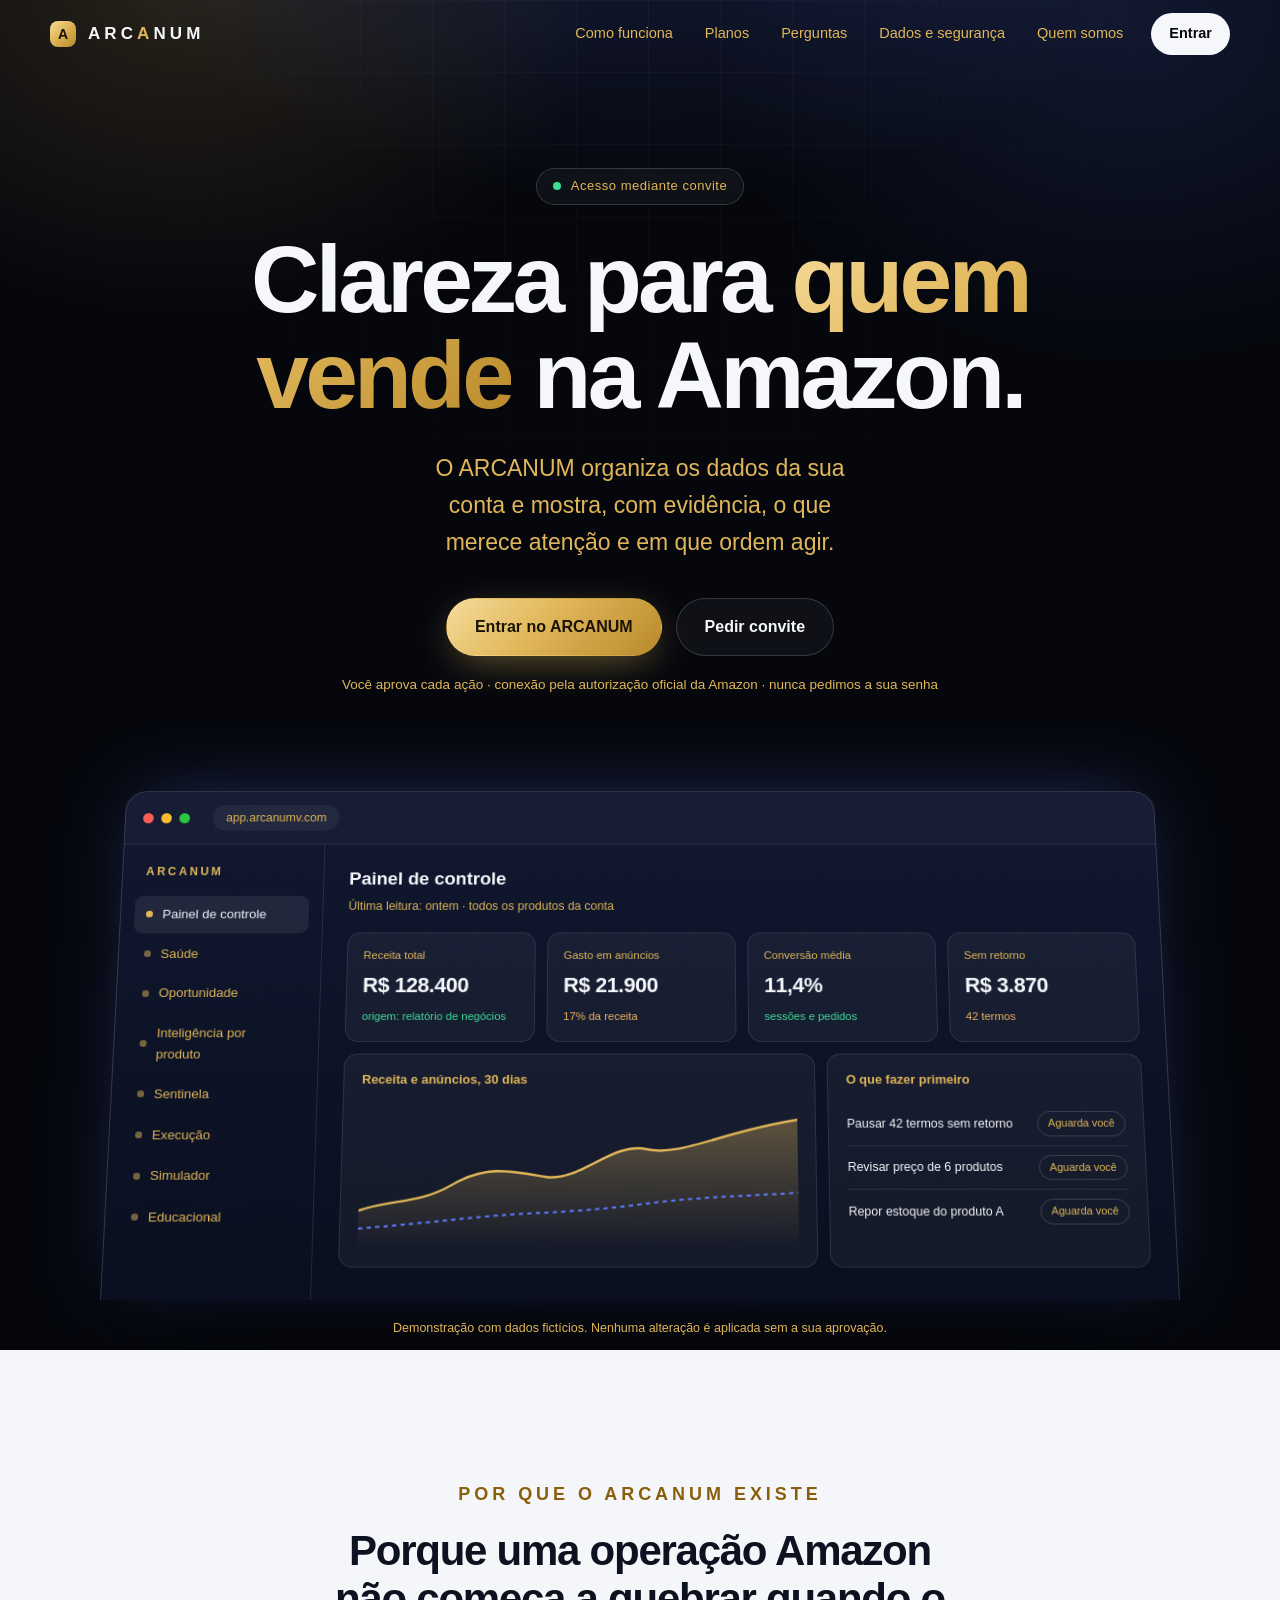
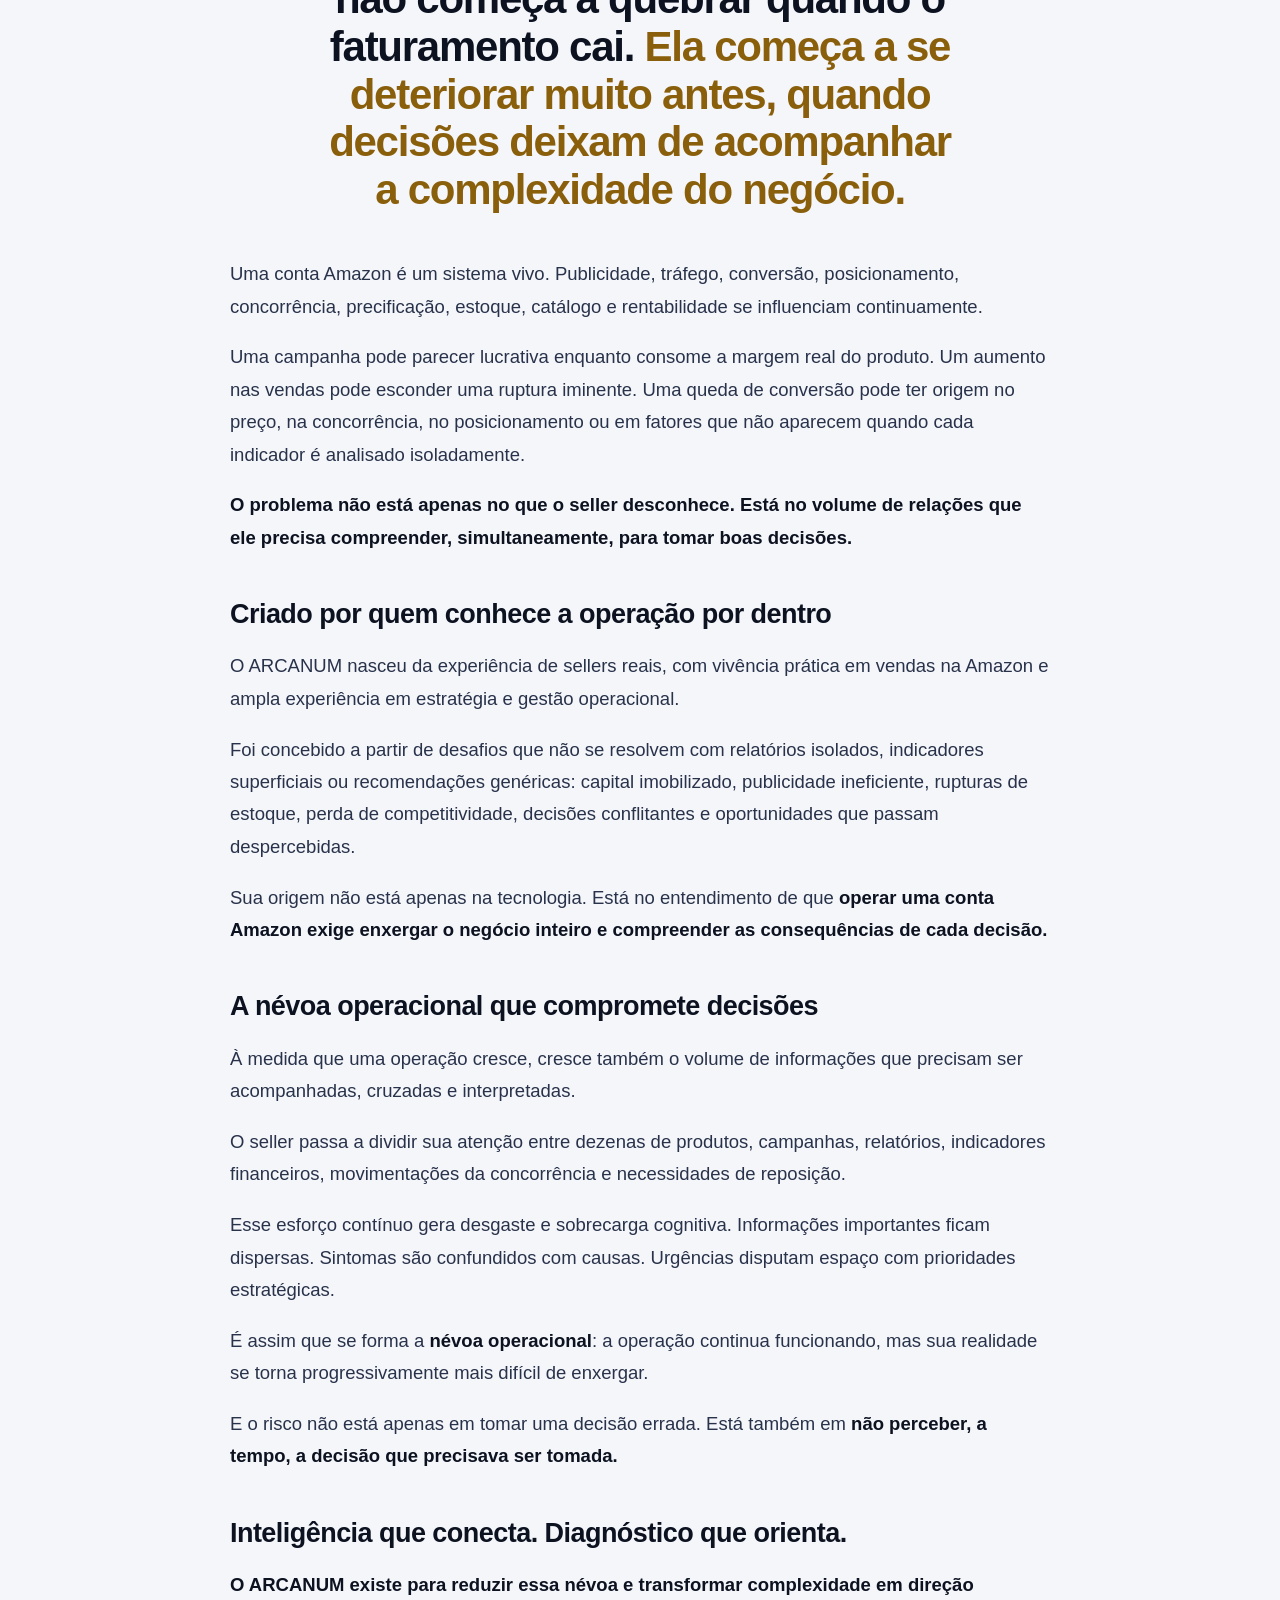
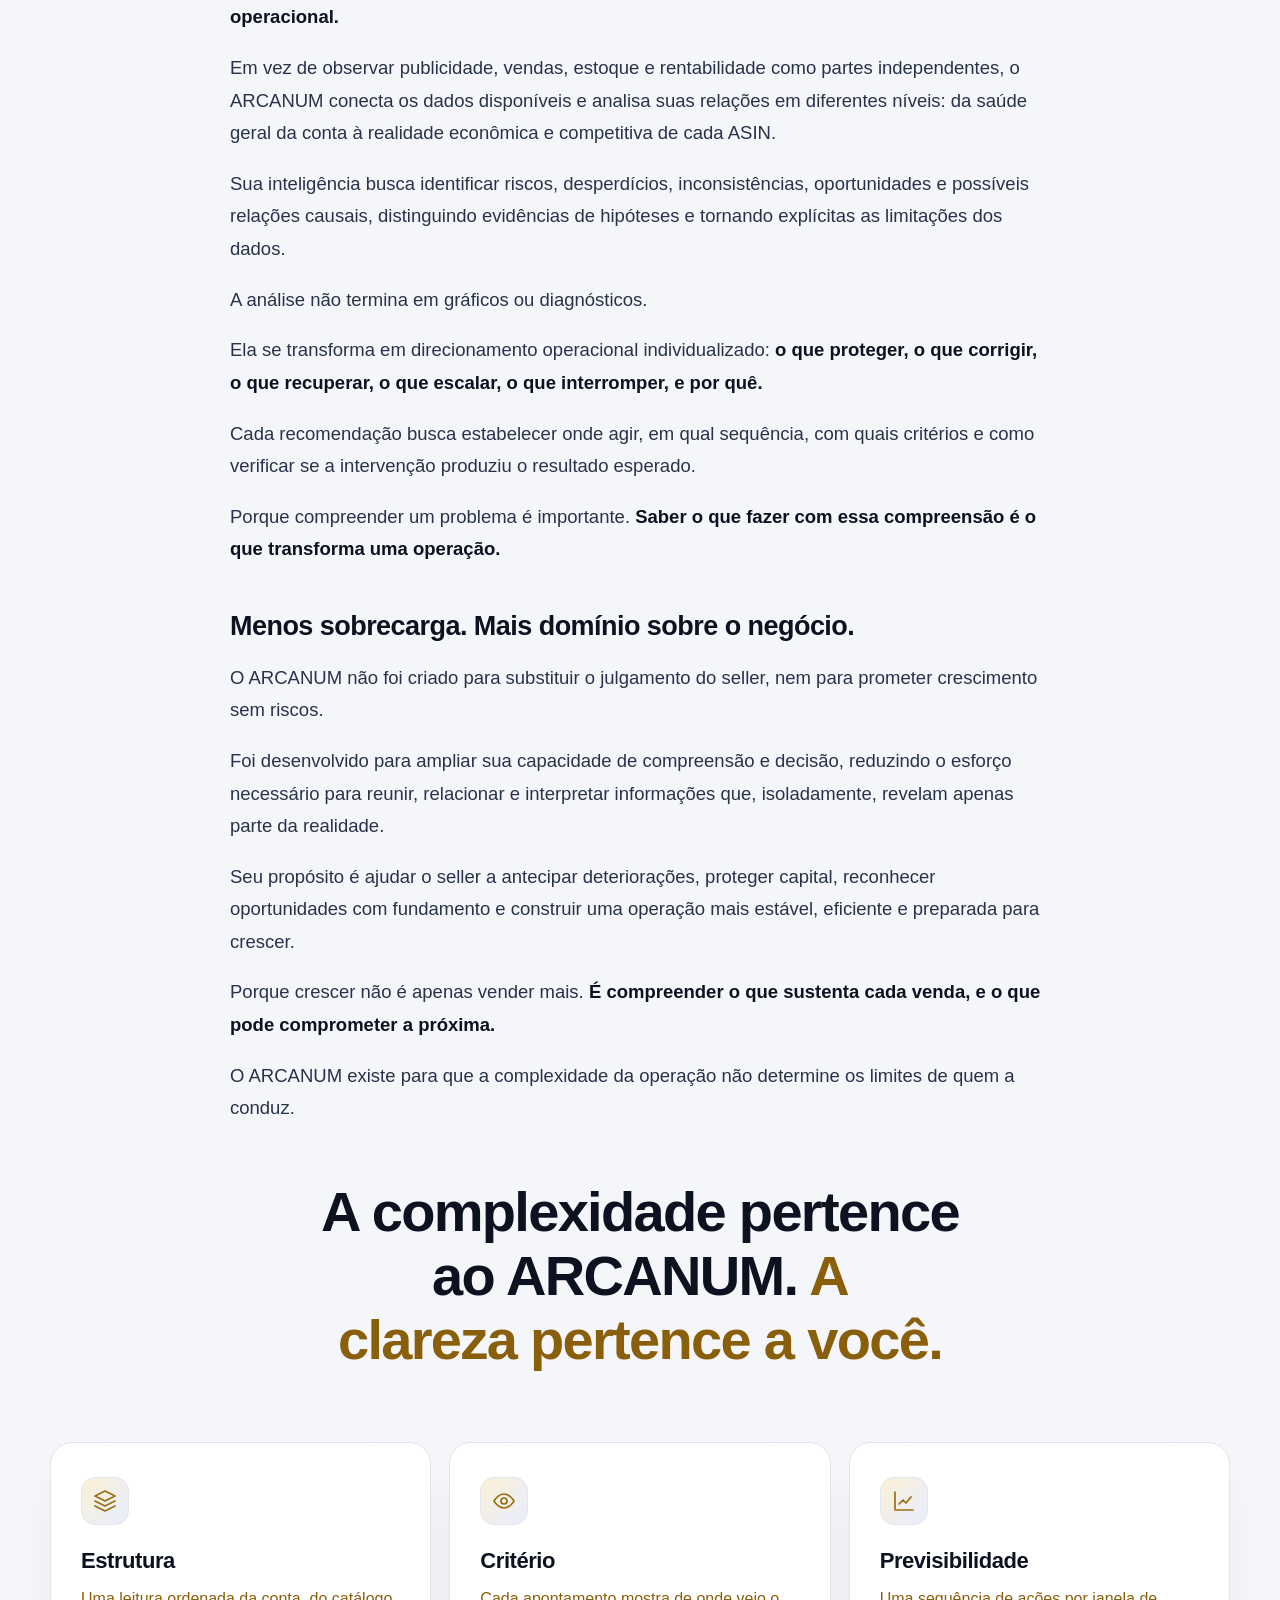
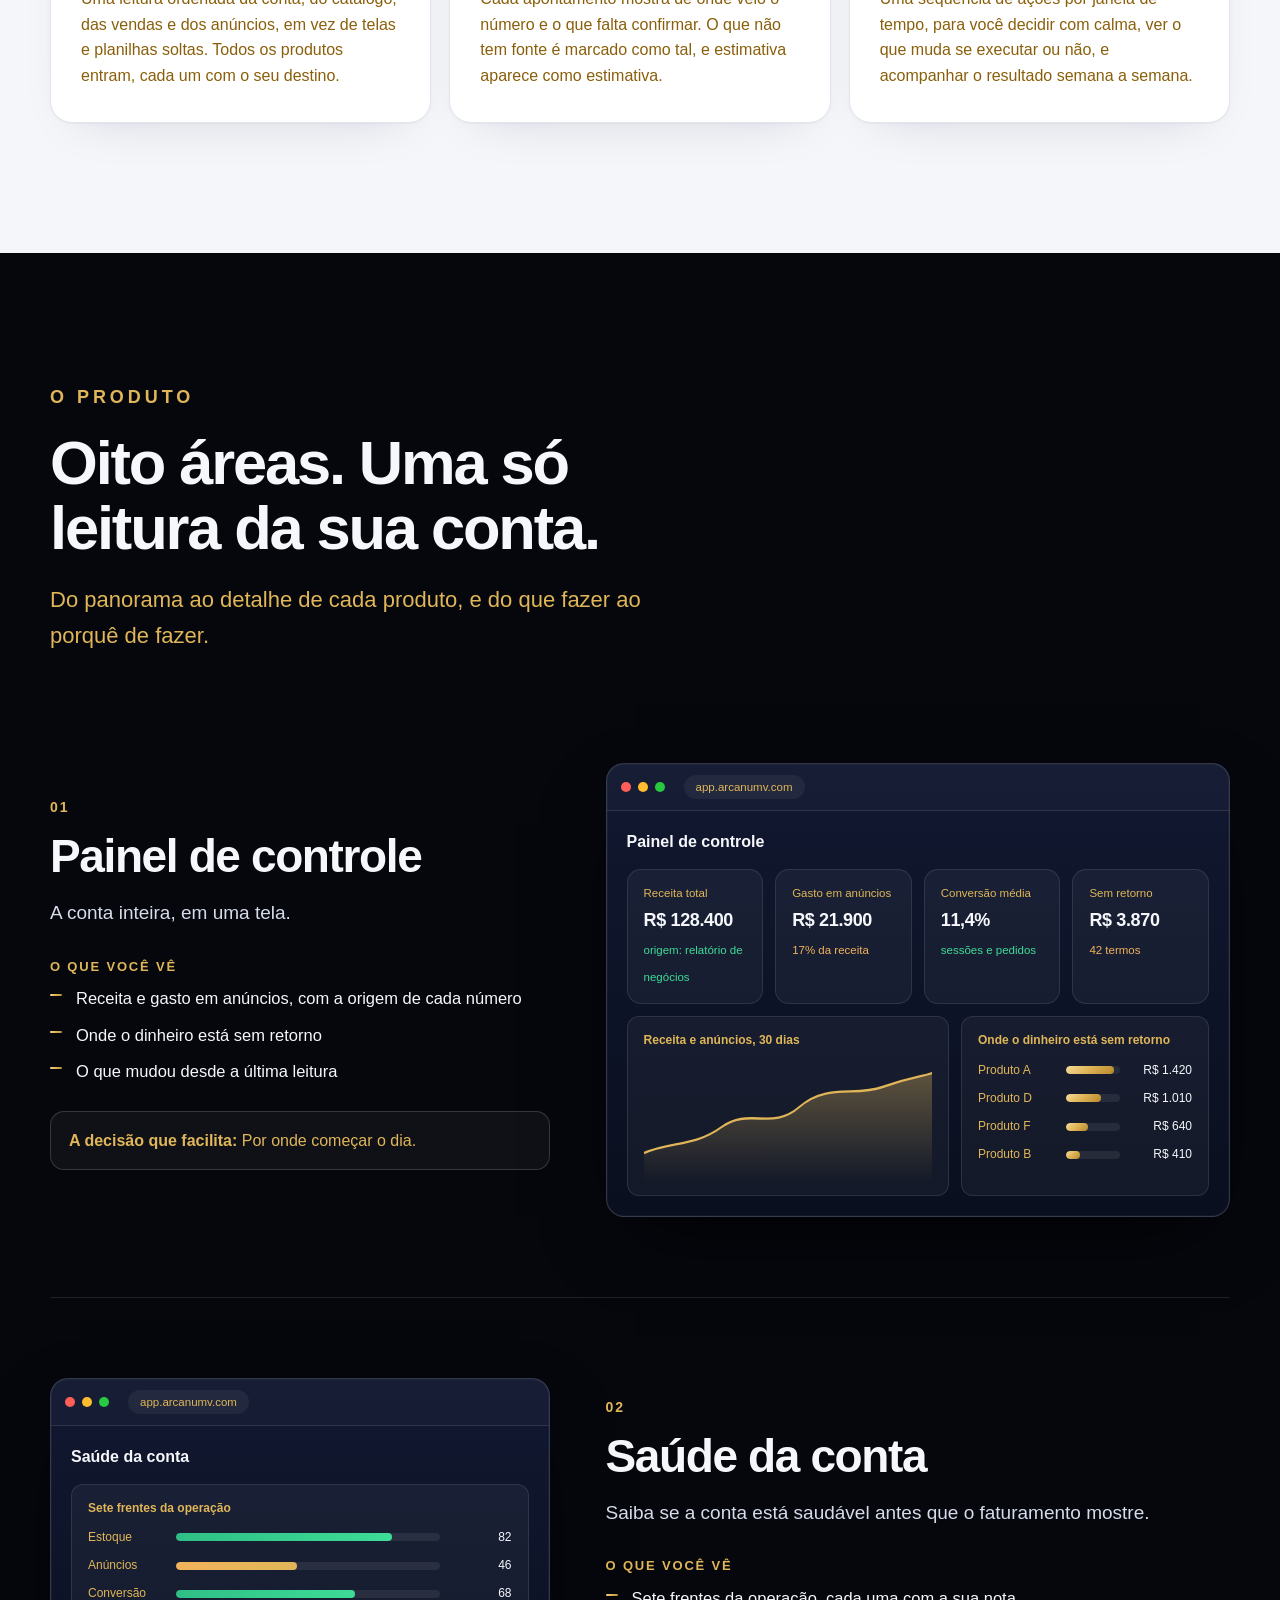
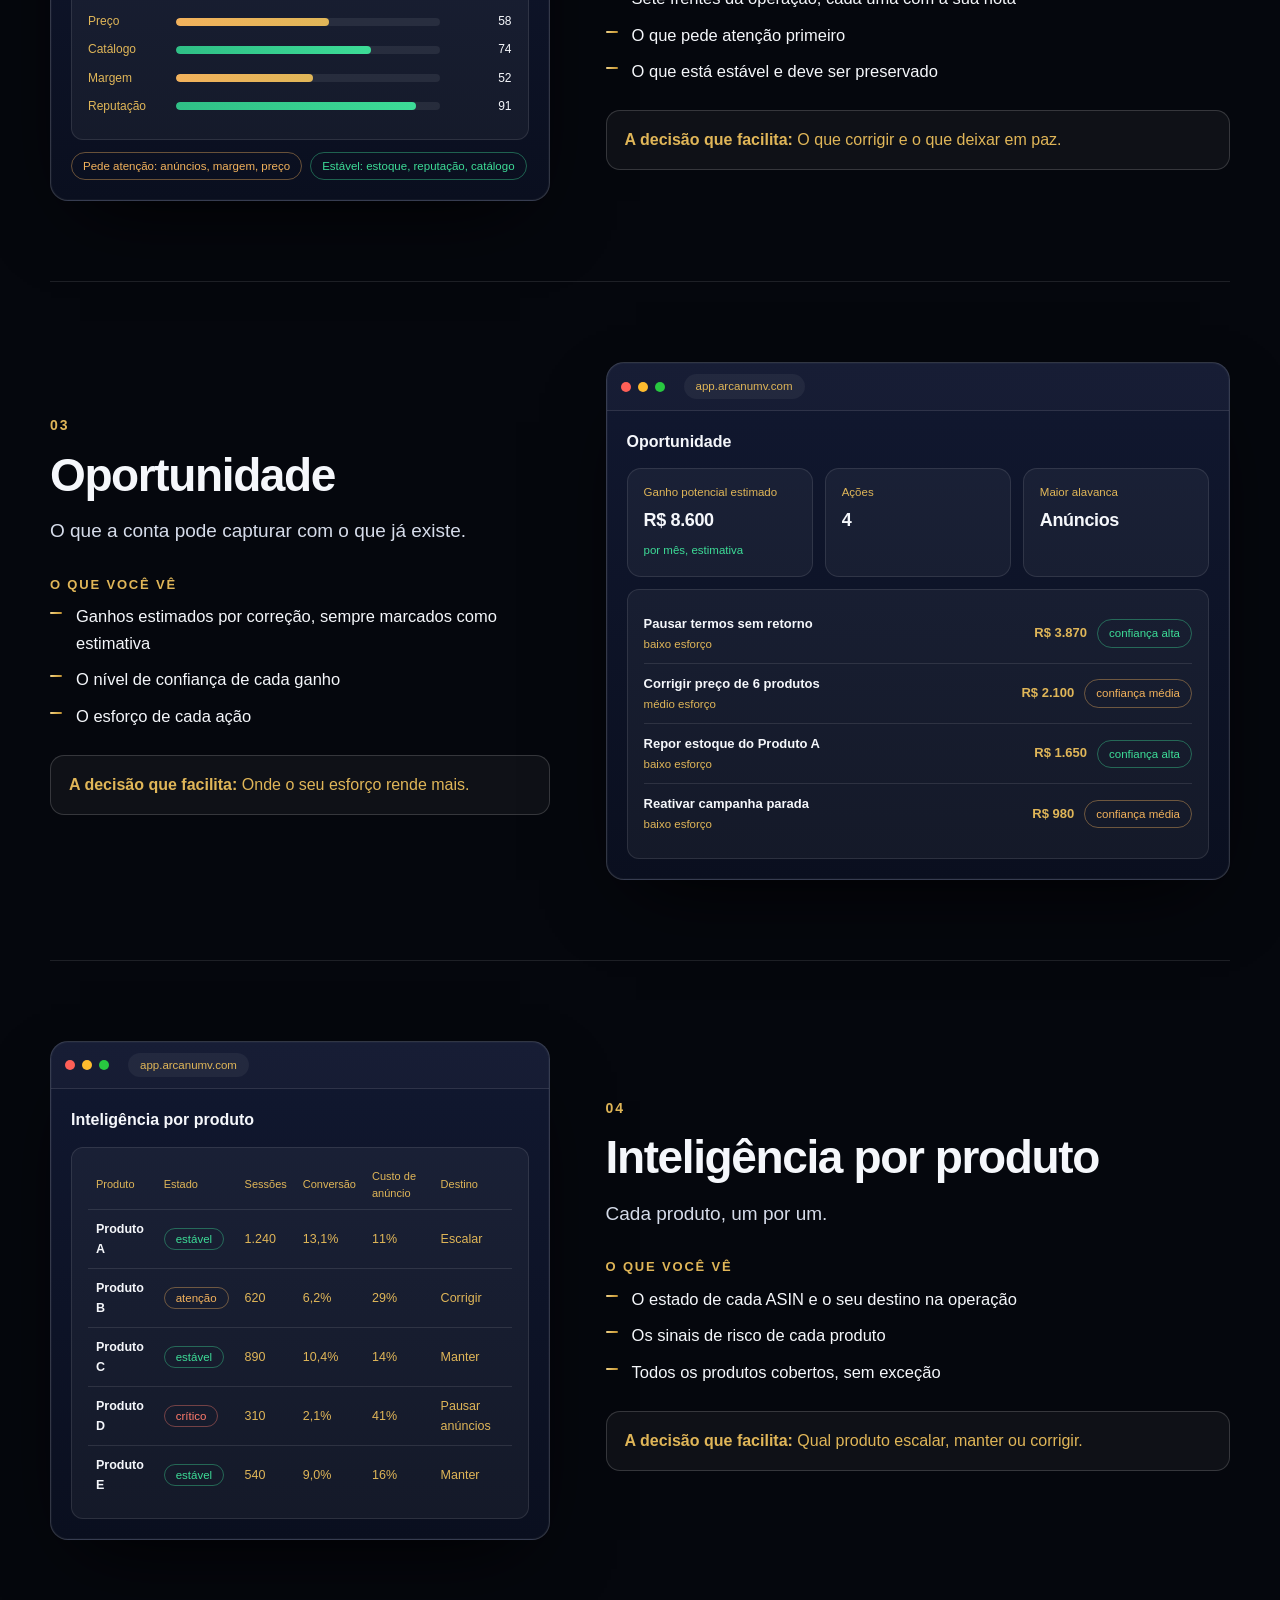
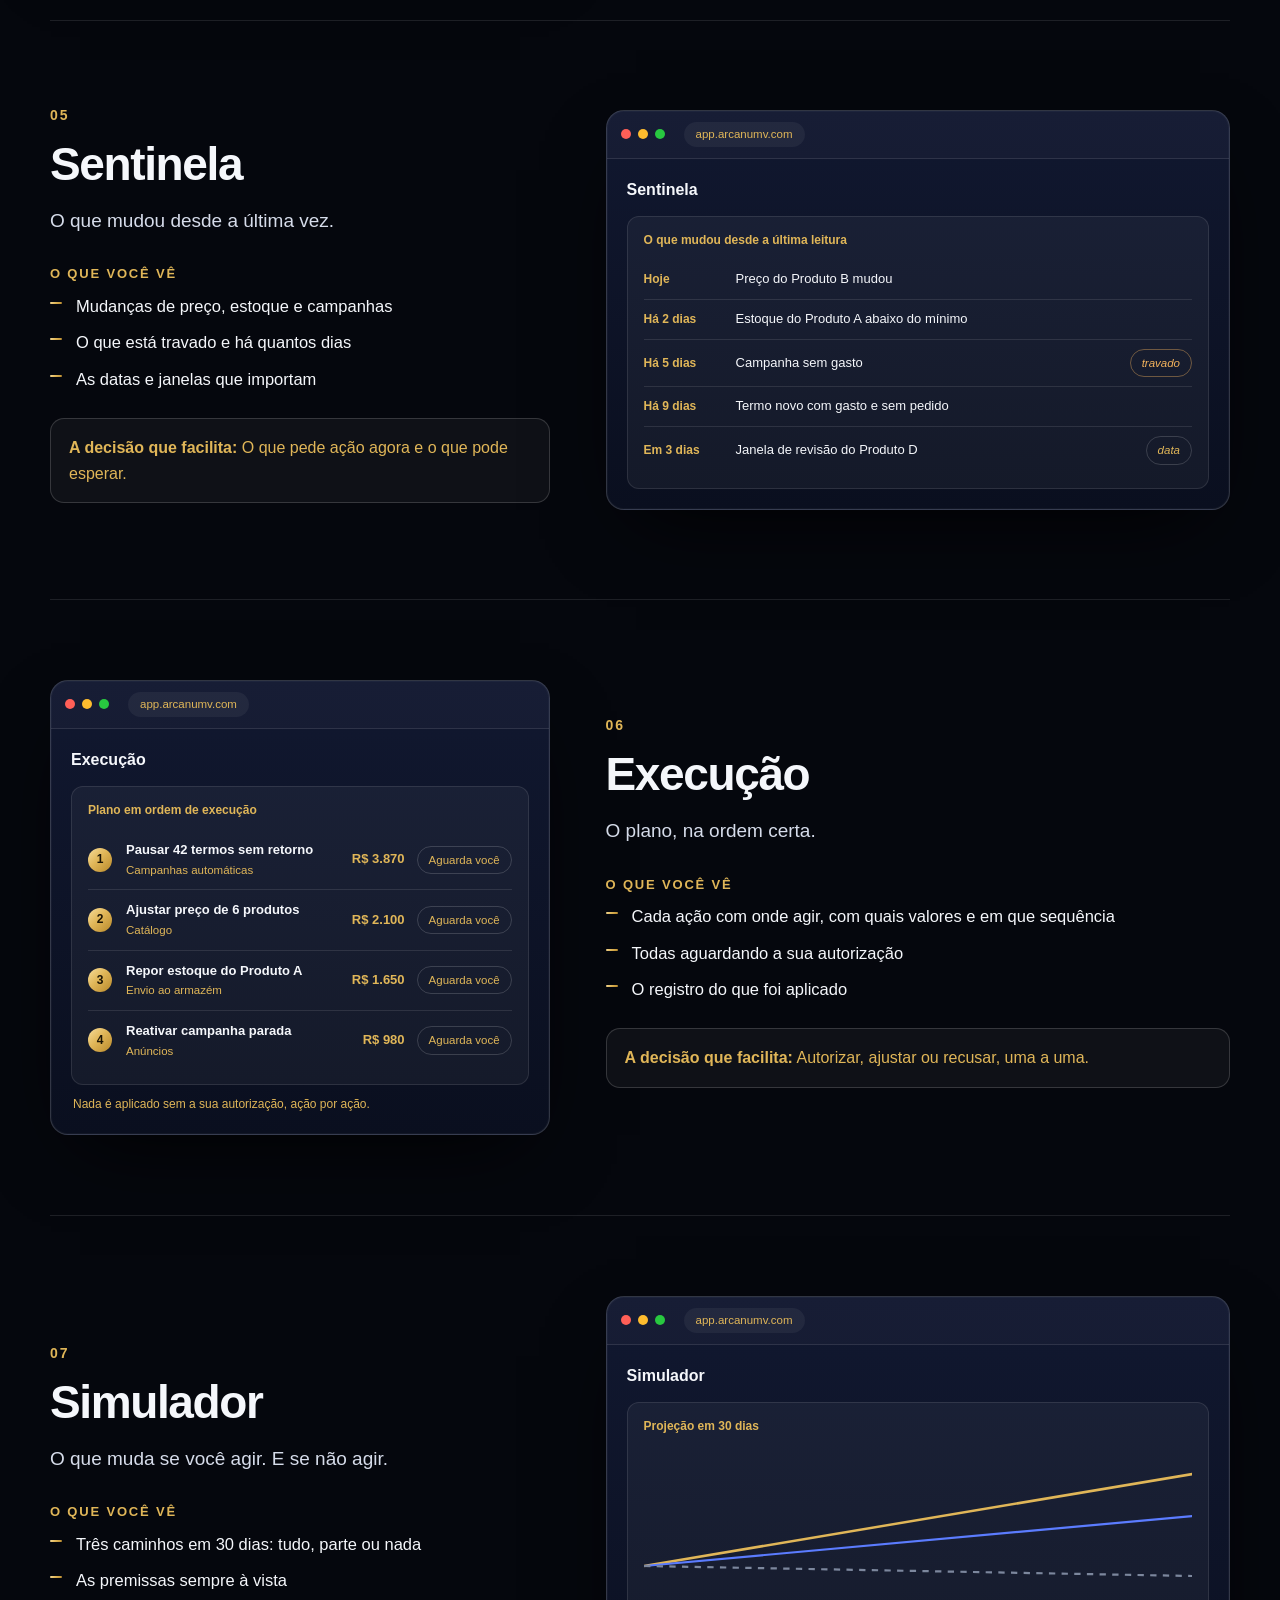
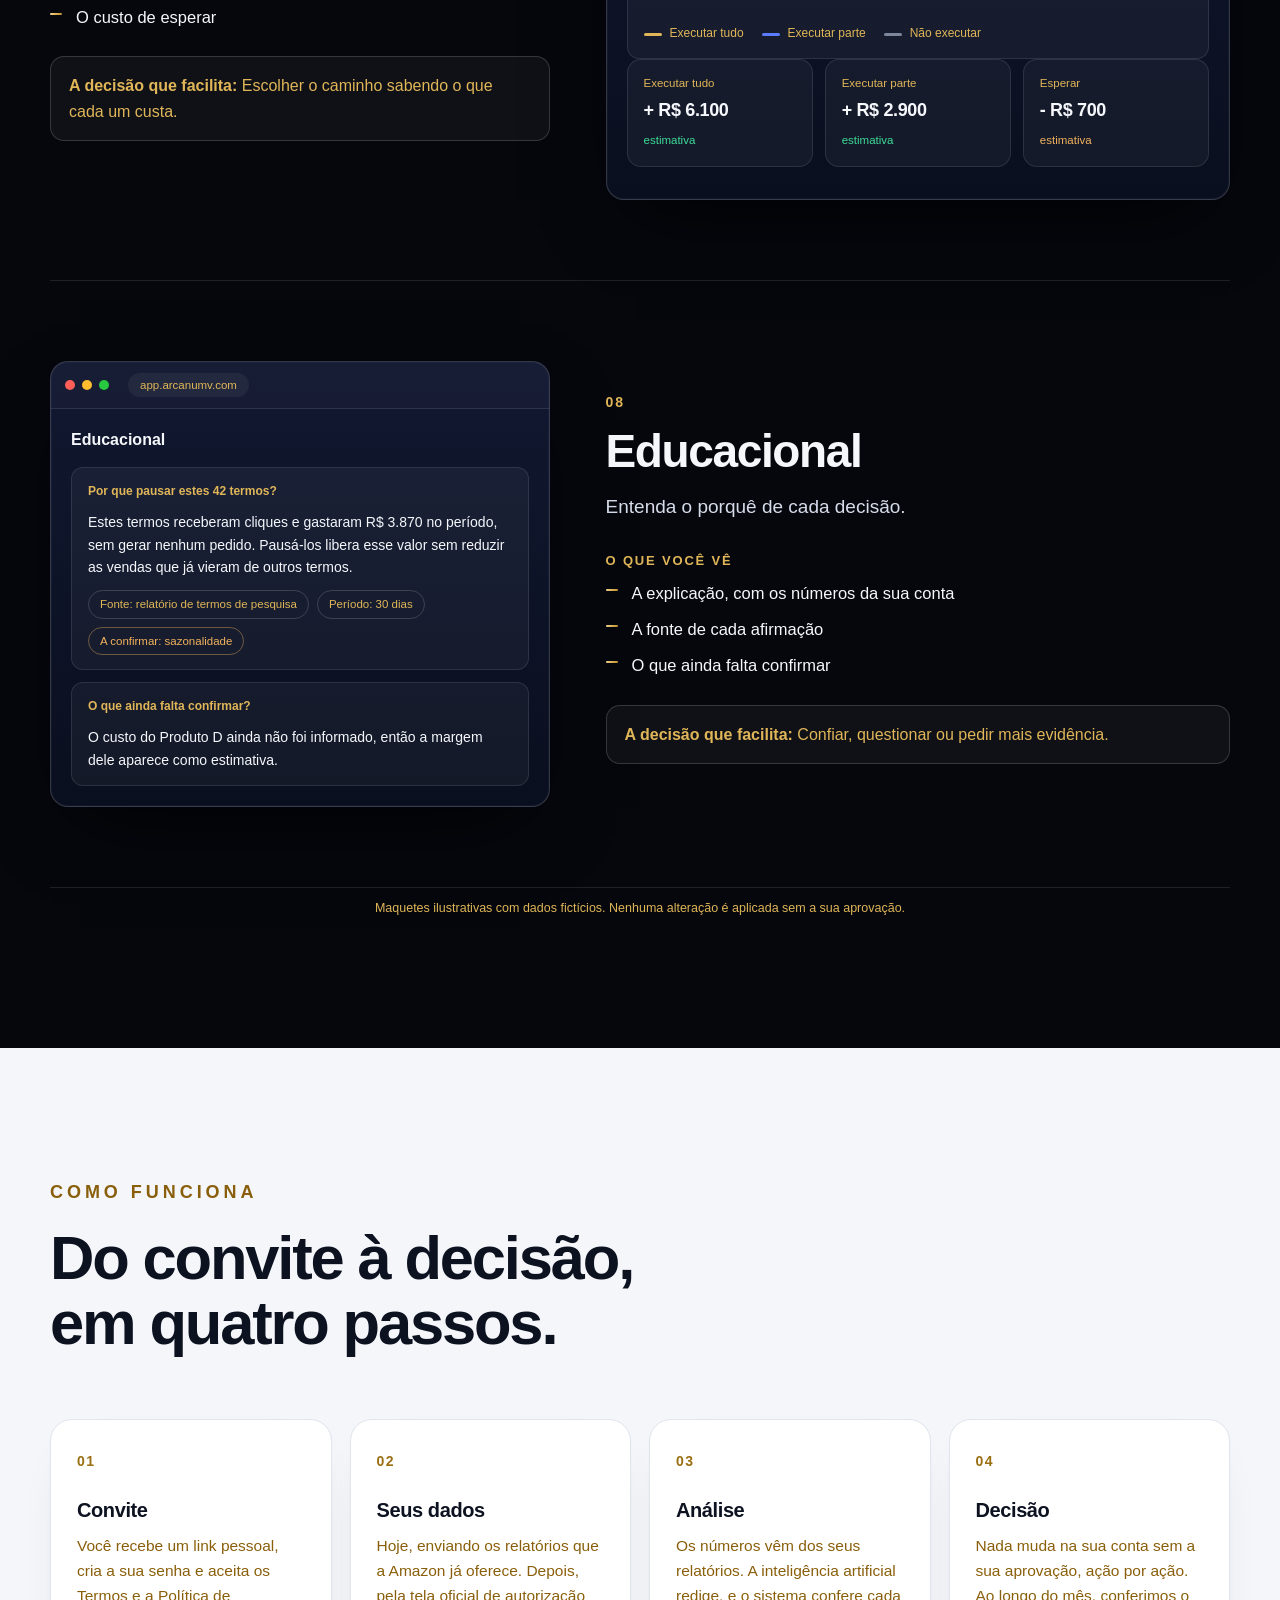
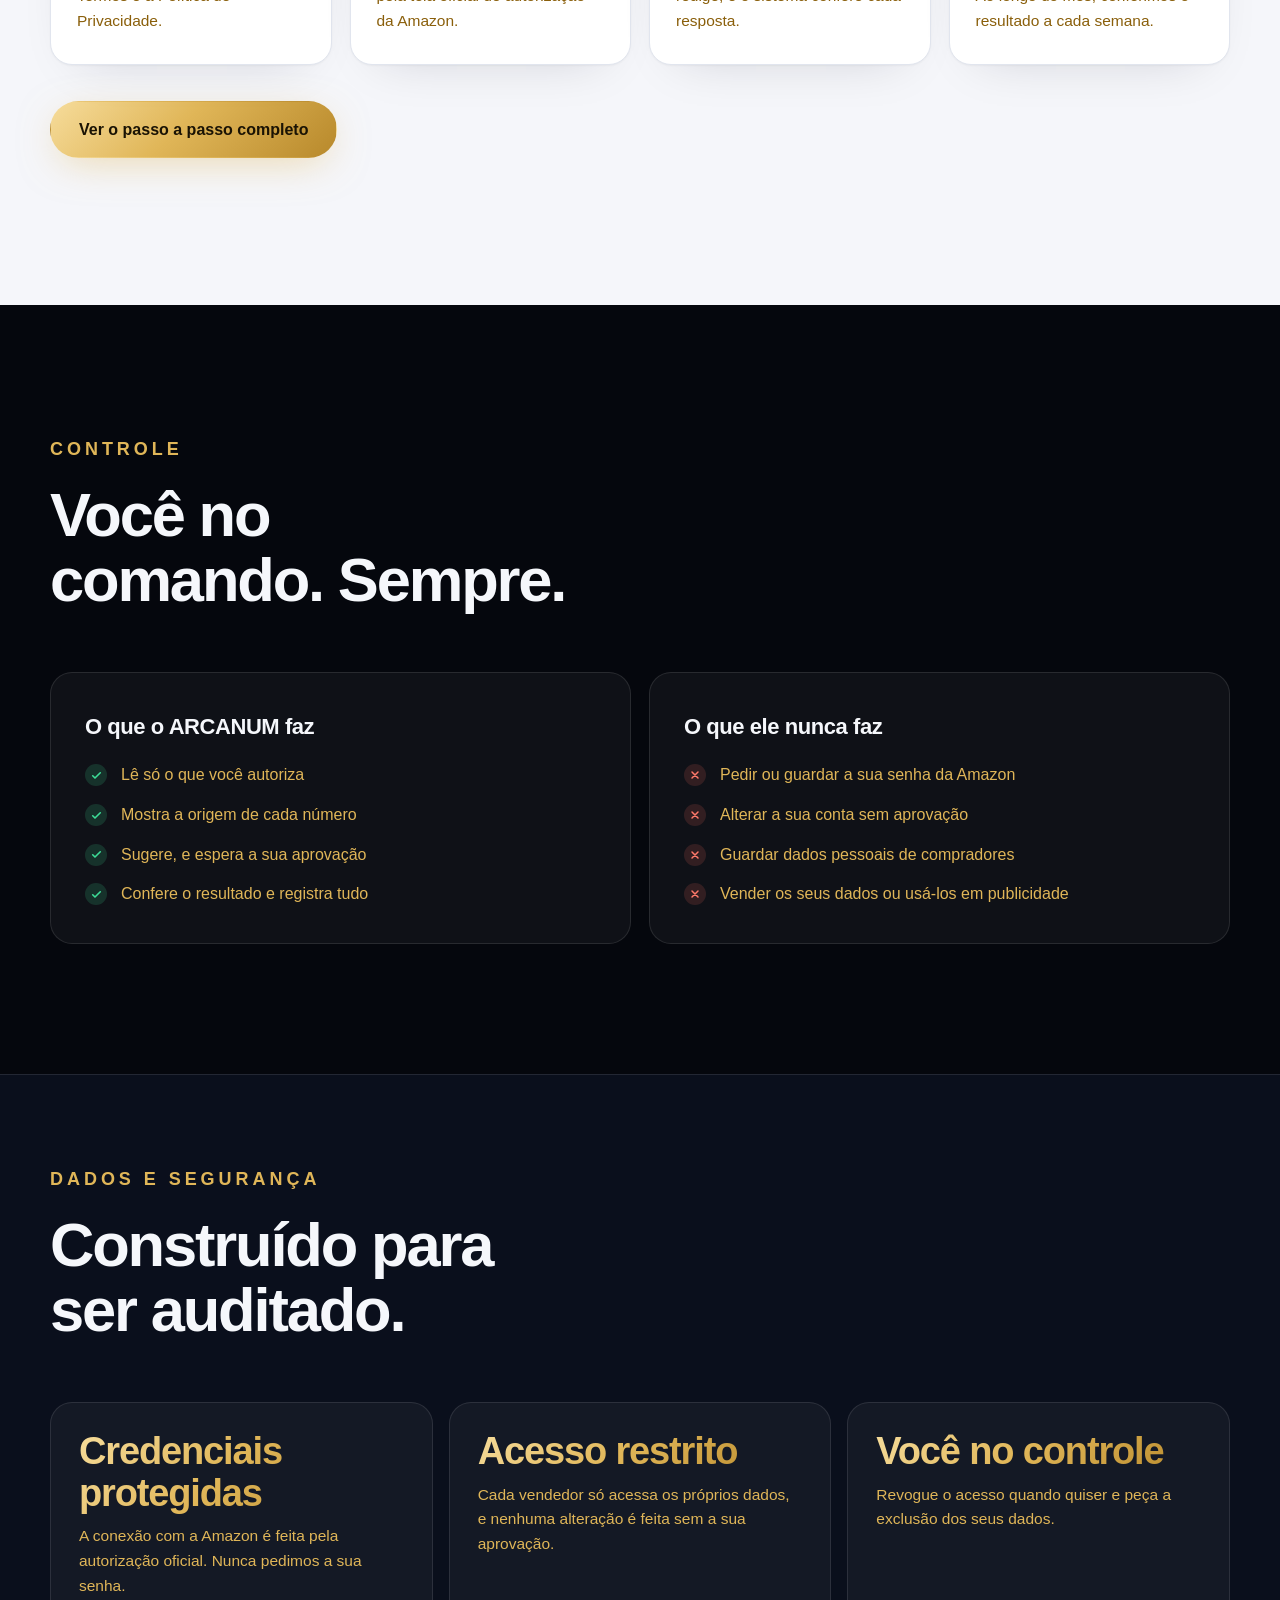
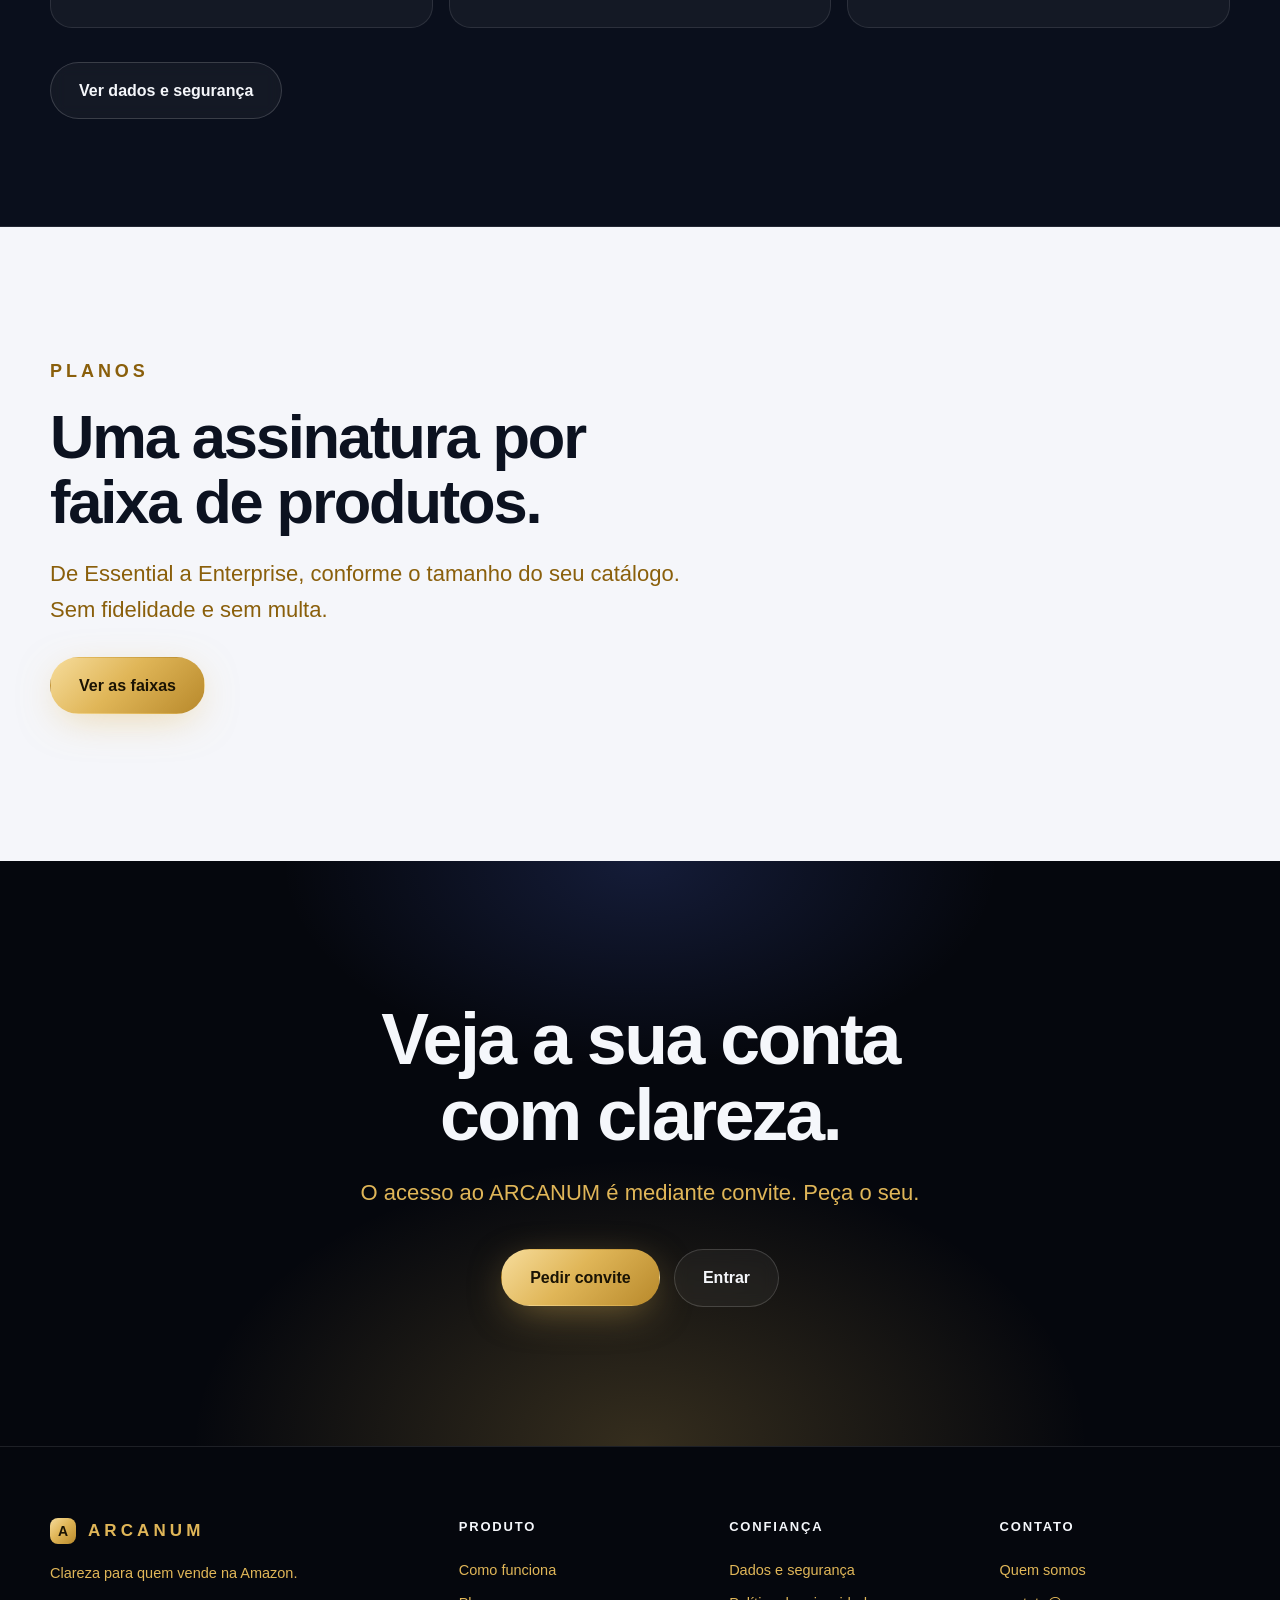
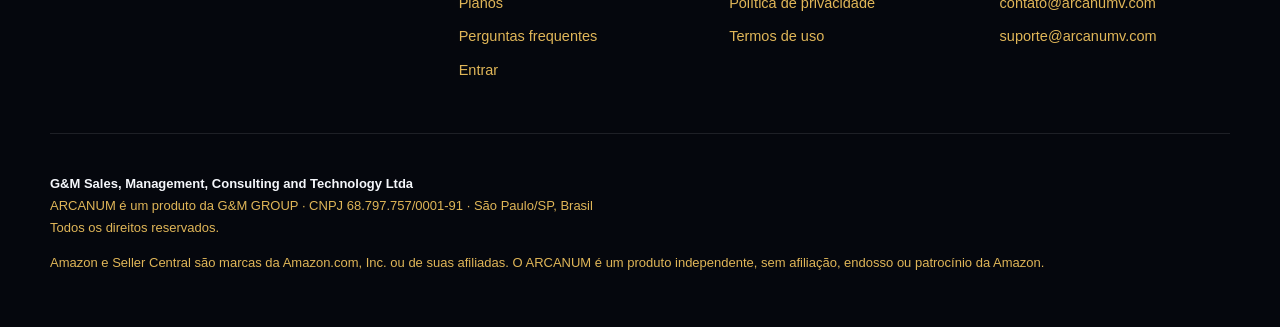
<file: index.html>
<!doctype html>
<html lang="pt-BR">
<head>
<meta charset="utf-8">
<meta name="viewport" content="width=device-width, initial-scale=1, viewport-fit=cover">
<title>ARCANUM | Clareza para quem vende na Amazon</title>
<meta name="description" content="O ARCANUM organiza os dados da sua conta de vendedor na Amazon e mostra, com evidência, o que merece atenção e em que ordem agir.">
<meta name="theme-color" content="#05070d">
<meta property="og:title" content="ARCANUM | Clareza para quem vende na Amazon"><meta property="og:description" content="O ARCANUM organiza os dados da sua conta de vendedor na Amazon e mostra, com evidência, o que merece atenção e em que ordem agir."><meta property="og:type" content="website"><meta property="og:url" content="https://arcanumv.com/">
<link rel="canonical" href="https://arcanumv.com/">
<link rel="icon" href="data:image/svg+xml,%3Csvg xmlns='http://www.w3.org/2000/svg' viewBox='0 0 32 32'%3E%3Crect width='32' height='32' rx='9' fill='%23e0b658'/%3E%3Ctext x='16' y='23' font-size='20' font-weight='800' text-anchor='middle' fill='%231a1304' font-family='Arial'%3EA%3C/text%3E%3C/svg%3E">
<link rel="stylesheet" href="/style.css">
<script type="application/ld+json">{"@context": "https://schema.org", "@type": "Organization", "name": "ARCANUM", "url": "https://arcanumv.com", "legalName": "G&M Sales, Management, Consulting and Technology Ltda", "taxID": "68.797.757/0001-91", "email": "contato@arcanumv.com", "address": {"@type": "PostalAddress", "addressLocality": "São Paulo", "addressRegion": "SP", "addressCountry": "BR"}}</script>
</head>
<body>
<a class="pular" href="#conteudo">Pular para o conteúdo</a>
<header class="nav" id="nav"><div class="wrap">
  <a class="logo" href="/" aria-label="ARCANUM, início"><i>A</i><span>ARC<b>A</b>NUM</span></a>
  <button class="burger" id="burger" aria-label="Abrir menu" aria-expanded="false"><svg width="20" height="20" viewBox="0 0 24 24" fill="none" stroke="currentColor" stroke-width="2" stroke-linecap="round"><path d="M4 8h16M4 16h16"/></svg></button>
  <nav class="menu" id="menu" aria-label="Principal"><a href="/como-funciona.html">Como funciona</a><a href="/planos.html">Planos</a><a href="/faq.html">Perguntas</a><a href="/dados-e-seguranca.html">Dados e segurança</a><a href="/quem-somos.html">Quem somos</a><a class="cta" href="https://app.arcanumv.com">Entrar</a></nav>
</div></header>
<main id="conteudo">

<section class="hero">
 <div class="grid-bg"></div>
 <div class="wrap">
  <span class="pill rv"><span class="dot"></span>Acesso mediante convite</span>
  <h1 class="display rv d1">Clareza para <span class="gt">quem vende</span> na Amazon.</h1>
  <p class="sub rv d2">O ARCANUM organiza os dados da sua conta e mostra, com evidência, o que merece atenção e em que ordem agir.</p>
  <div class="acts rv d3"><a class="btn p" href="https://app.arcanumv.com">Entrar no ARCANUM</a><a class="btn g" href="mailto:contato@arcanumv.com?subject=Pedido%20de%20convite%20ARCANUM">Pedir convite</a></div>
  <p class="micro rv d3">Você aprova cada ação · conexão pela autorização oficial da Amazon · nunca pedimos a sua senha</p>
 </div>
 
<div class="stage rv d2" aria-label="Demonstração do painel do ARCANUM, com dados fictícios">
 <div class="app">
  <div class="bar"><i></i><i></i><i></i><span>app.arcanumv.com</span></div>
  <div class="body">
   <div class="side"><b>ARCANUM</b><div class="on">Painel de controle</div><div>Saúde</div><div>Oportunidade</div><div>Inteligência por produto</div><div>Sentinela</div><div>Execução</div><div>Simulador</div><div>Educacional</div></div>
   <div class="main">
    <h4>Painel de controle</h4><div class="cap">Última leitura: ontem · todos os produtos da conta</div>
    <div class="kpis">
     <div class="kpi"><small>Receita total</small><strong>R$ 128.400</strong><em>origem: relatório de negócios</em></div>
     <div class="kpi"><small>Gasto em anúncios</small><strong>R$ 21.900</strong><em class="w">17% da receita</em></div>
     <div class="kpi"><small>Conversão média</small><strong>11,4%</strong><em>sessões e pedidos</em></div>
     <div class="kpi"><small>Sem retorno</small><strong>R$ 3.870</strong><em class="w">42 termos</em></div>
    </div>
    <div class="row2">
     <div class="panel"><h5>Receita e anúncios, 30 dias</h5>
      <svg viewBox="0 0 520 150" width="100%" height="150" preserveAspectRatio="none" aria-hidden="true"><defs><linearGradient id="g1" x1="0" x2="0" y1="0" y2="1"><stop offset="0" stop-color="#e0b658" stop-opacity=".35"/><stop offset="1" stop-color="#e0b658" stop-opacity="0"/></linearGradient></defs>
      <path d="M0 110 C40 98 70 104 110 84 S180 70 220 76 S300 40 340 48 S430 30 520 18 L520 150 L0 150Z" fill="url(#g1)"/><path d="M0 110 C40 98 70 104 110 84 S180 70 220 76 S300 40 340 48 S430 30 520 18" fill="none" stroke="#e0b658" stroke-width="2.4"/><path d="M0 128 C60 124 100 120 150 116 S260 112 330 104 S450 96 520 92" fill="none" stroke="#5b7cff" stroke-width="2" stroke-dasharray="5 5"/></svg></div>
     <div class="panel"><h5>O que fazer primeiro</h5>
      <div class="rec">Pausar 42 termos sem retorno<span class="lock">Aguarda você</span></div>
      <div class="rec">Revisar preço de 6 produtos<span class="lock">Aguarda você</span></div>
      <div class="rec">Repor estoque do produto A<span class="lock">Aguarda você</span></div>
     </div>
    </div>
   </div>
  </div>
 </div>
</div>
<p class="demo">Demonstração com dados fictícios. Nenhuma alteração é aplicada sem a sua aprovação.</p>

</section>

<section class="sec light">
 <div class="wrap">
  <p class="eyebrow c rv">Por que o ARCANUM existe</p>
  <p class="statement longo rv d1"><em>Porque uma operação Amazon não começa a quebrar quando o faturamento cai.</em> <span>Ela começa a se deteriorar muito antes, quando decisões deixam de acompanhar a complexidade do negócio.</span></p>
  <div class="narrow lerbloco rv d2">
<p>Uma conta Amazon é um sistema vivo. Publicidade, tráfego, conversão, posicionamento, concorrência, precificação, estoque, catálogo e rentabilidade se influenciam continuamente.</p>
<p>Uma campanha pode parecer lucrativa enquanto consome a margem real do produto. Um aumento nas vendas pode esconder uma ruptura iminente. Uma queda de conversão pode ter origem no preço, na concorrência, no posicionamento ou em fatores que não aparecem quando cada indicador é analisado isoladamente.</p>
<p><strong>O problema não está apenas no que o seller desconhece. Está no volume de relações que ele precisa compreender, simultaneamente, para tomar boas decisões.</strong></p>
<h3>Criado por quem conhece a operação por dentro</h3>
<p>O ARCANUM nasceu da experiência de sellers reais, com vivência prática em vendas na Amazon e ampla experiência em estratégia e gestão operacional.</p>
<p>Foi concebido a partir de desafios que não se resolvem com relatórios isolados, indicadores superficiais ou recomendações genéricas: capital imobilizado, publicidade ineficiente, rupturas de estoque, perda de competitividade, decisões conflitantes e oportunidades que passam despercebidas.</p>
<p>Sua origem não está apenas na tecnologia. Está no entendimento de que <strong>operar uma conta Amazon exige enxergar o negócio inteiro e compreender as consequências de cada decisão.</strong></p>
<h3>A névoa operacional que compromete decisões</h3>
<p>À medida que uma operação cresce, cresce também o volume de informações que precisam ser acompanhadas, cruzadas e interpretadas.</p>
<p>O seller passa a dividir sua atenção entre dezenas de produtos, campanhas, relatórios, indicadores financeiros, movimentações da concorrência e necessidades de reposição.</p>
<p>Esse esforço contínuo gera desgaste e sobrecarga cognitiva. Informações importantes ficam dispersas. Sintomas são confundidos com causas. Urgências disputam espaço com prioridades estratégicas.</p>
<p>É assim que se forma a <strong>névoa operacional</strong>: a operação continua funcionando, mas sua realidade se torna progressivamente mais difícil de enxergar.</p>
<p>E o risco não está apenas em tomar uma decisão errada. Está também em <strong>não perceber, a tempo, a decisão que precisava ser tomada.</strong></p>
<h3>Inteligência que conecta. Diagnóstico que orienta.</h3>
<p><strong>O ARCANUM existe para reduzir essa névoa e transformar complexidade em direção operacional.</strong></p>
<p>Em vez de observar publicidade, vendas, estoque e rentabilidade como partes independentes, o ARCANUM conecta os dados disponíveis e analisa suas relações em diferentes níveis: da saúde geral da conta à realidade econômica e competitiva de cada ASIN.</p>
<p>Sua inteligência busca identificar riscos, desperdícios, inconsistências, oportunidades e possíveis relações causais, distinguindo evidências de hipóteses e tornando explícitas as limitações dos dados.</p>
<p>A análise não termina em gráficos ou diagnósticos.</p>
<p>Ela se transforma em direcionamento operacional individualizado: <strong>o que proteger, o que corrigir, o que recuperar, o que escalar, o que interromper, e por quê.</strong></p>
<p>Cada recomendação busca estabelecer onde agir, em qual sequência, com quais critérios e como verificar se a intervenção produziu o resultado esperado.</p>
<p>Porque compreender um problema é importante. <strong>Saber o que fazer com essa compreensão é o que transforma uma operação.</strong></p>
<h3>Menos sobrecarga. Mais domínio sobre o negócio.</h3>
<p>O ARCANUM não foi criado para substituir o julgamento do seller, nem para prometer crescimento sem riscos.</p>
<p>Foi desenvolvido para ampliar sua capacidade de compreensão e decisão, reduzindo o esforço necessário para reunir, relacionar e interpretar informações que, isoladamente, revelam apenas parte da realidade.</p>
<p>Seu propósito é ajudar o seller a antecipar deteriorações, proteger capital, reconhecer oportunidades com fundamento e construir uma operação mais estável, eficiente e preparada para crescer.</p>
<p>Porque crescer não é apenas vender mais. <strong>É compreender o que sustenta cada venda, e o que pode comprometer a próxima.</strong></p>
<p>O ARCANUM existe para que a complexidade da operação não determine os limites de quem a conduz.</p></div>
  <p class="statement fecho rv"><em>A complexidade pertence ao ARCANUM.</em> <span>A clareza pertence a você.</span></p>
  <div class="tres">
   <div class="card rv"><span class="ico"><svg viewBox="0 0 24 24" aria-hidden="true"><path d="M12 2l10 5-10 5L2 7z"/><path d="M2 12l10 5 10-5"/><path d="M2 17l10 5 10-5"/></svg></span><h3>Estrutura</h3><p>Uma leitura ordenada da conta, do catálogo, das vendas e dos anúncios, em vez de telas e planilhas soltas. Todos os produtos entram, cada um com o seu destino.</p></div>
   <div class="card rv d1"><span class="ico"><svg viewBox="0 0 24 24" aria-hidden="true"><path d="M2 12s4-7 10-7 10 7 10 7-4 7-10 7S2 12 2 12z"/><circle cx="12" cy="12" r="3"/></svg></span><h3>Critério</h3><p>Cada apontamento mostra de onde veio o número e o que falta confirmar. O que não tem fonte é marcado como tal, e estimativa aparece como estimativa.</p></div>
   <div class="card rv d2"><span class="ico"><svg viewBox="0 0 24 24" aria-hidden="true"><path d="M3 3v18h18"/><path d="M7 15l4-4 3 3 5-6"/></svg></span><h3>Previsibilidade</h3><p>Uma sequência de ações por janela de tempo, para você decidir com calma, ver o que muda se executar ou não, e acompanhar o resultado semana a semana.</p></div>
  </div>
 </div>
</section>

<section class="sec" id="produto">
 <div class="wrap">
  <p class="eyebrow rv">O produto</p>
  <h2 class="t rv d1">Oito áreas. Uma só leitura da sua conta.</h2>
  <p class="lede rv d2">Do panorama ao detalhe de cada produto, e do que fazer ao porquê de fazer.</p>
  <div class="produto"><section class="pb rv"><div class="pt1"><span class="num">01</span><h3>Painel de controle</h3><p class="prom">A conta inteira, em uma tela.</p><h4>O que você vê</h4><ul><li>Receita e gasto em anúncios, com a origem de cada número</li><li>Onde o dinheiro está sem retorno</li><li>O que mudou desde a última leitura</li></ul><p class="dec"><strong>A decisão que facilita:</strong> Por onde começar o dia.</p></div><div class="pt2"><div class="pf"><div class="pfbar"><i></i><i></i><i></i><span>app.arcanumv.com</span></div><div class="pfbody"><h5>Painel de controle</h5><div class="kpis"><div class="kpi"><small>Receita total</small><strong>R$ 128.400</strong><em class="">origem: relatório de negócios</em></div><div class="kpi"><small>Gasto em anúncios</small><strong>R$ 21.900</strong><em class="w">17% da receita</em></div><div class="kpi"><small>Conversão média</small><strong>11,4%</strong><em class="">sessões e pedidos</em></div><div class="kpi"><small>Sem retorno</small><strong>R$ 3.870</strong><em class="w">42 termos</em></div></div><div class="r2"><div class="pn"><h6>Receita e anúncios, 30 dias</h6><svg viewBox="0 0 520 120" width="100%" height="120" preserveAspectRatio="none" aria-hidden="true"><defs><linearGradient id="pg" x1="0" x2="0" y1="0" y2="1"><stop offset="0" stop-color="#e0b658" stop-opacity=".35"/><stop offset="1" stop-color="#e0b658" stop-opacity="0"/></linearGradient></defs><path d="M0 92 C50 80 90 86 140 66 S230 70 280 46 S380 36 430 26 S500 16 520 12 L520 120 L0 120Z" fill="url(#pg)"/><path d="M0 92 C50 80 90 86 140 66 S230 70 280 46 S380 36 430 26 S500 16 520 12" fill="none" stroke="#e0b658" stroke-width="2.4"/></svg></div><div class="pn"><h6>Onde o dinheiro está sem retorno</h6><div class="hb"><span>Produto A</span><b style="--w:88%"></b><em>R$ 1.420</em></div><div class="hb"><span>Produto D</span><b style="--w:64%"></b><em>R$ 1.010</em></div><div class="hb"><span>Produto F</span><b style="--w:41%"></b><em>R$ 640</em></div><div class="hb"><span>Produto B</span><b style="--w:26%"></b><em>R$ 410</em></div></div></div></div></div></div></section><section class="pb rev rv"><div class="pt1"><span class="num">02</span><h3>Saúde da conta</h3><p class="prom">Saiba se a conta está saudável antes que o faturamento mostre.</p><h4>O que você vê</h4><ul><li>Sete frentes da operação, cada uma com a sua nota</li><li>O que pede atenção primeiro</li><li>O que está estável e deve ser preservado</li></ul><p class="dec"><strong>A decisão que facilita:</strong> O que corrigir e o que deixar em paz.</p></div><div class="pt2"><div class="pf"><div class="pfbar"><i></i><i></i><i></i><span>app.arcanumv.com</span></div><div class="pfbody"><h5>Saúde da conta</h5><div class="pn"><h6>Sete frentes da operação</h6><div class="vb"><span>Estoque</span><b style="--w:82%" class="ok"></b><em>82</em></div><div class="vb"><span>Anúncios</span><b style="--w:46%" class="w"></b><em>46</em></div><div class="vb"><span>Conversão</span><b style="--w:68%" class="ok"></b><em>68</em></div><div class="vb"><span>Preço</span><b style="--w:58%" class="w"></b><em>58</em></div><div class="vb"><span>Catálogo</span><b style="--w:74%" class="ok"></b><em>74</em></div><div class="vb"><span>Margem</span><b style="--w:52%" class="w"></b><em>52</em></div><div class="vb"><span>Reputação</span><b style="--w:91%" class="ok"></b><em>91</em></div></div><div class="chips"><span class="chip w">Pede atenção: anúncios, margem, preço</span><span class="chip ok">Estável: estoque, reputação, catálogo</span></div></div></div></div></section><section class="pb rv"><div class="pt1"><span class="num">03</span><h3>Oportunidade</h3><p class="prom">O que a conta pode capturar com o que já existe.</p><h4>O que você vê</h4><ul><li>Ganhos estimados por correção, sempre marcados como estimativa</li><li>O nível de confiança de cada ganho</li><li>O esforço de cada ação</li></ul><p class="dec"><strong>A decisão que facilita:</strong> Onde o seu esforço rende mais.</p></div><div class="pt2"><div class="pf"><div class="pfbar"><i></i><i></i><i></i><span>app.arcanumv.com</span></div><div class="pfbody"><h5>Oportunidade</h5><div class="kpis k3"><div class="kpi"><small>Ganho potencial estimado</small><strong>R$ 8.600</strong><em class="">por mês, estimativa</em></div><div class="kpi"><small>Ações</small><strong>4</strong></div><div class="kpi"><small>Maior alavanca</small><strong>Anúncios</strong></div></div><div class="pn"><div class="ln"><div><strong>Pausar termos sem retorno</strong><small>baixo esforço</small></div><div class="rt"><b>R$ 3.870</b><span class="chip ok">confiança alta</span></div></div><div class="ln"><div><strong>Corrigir preço de 6 produtos</strong><small>médio esforço</small></div><div class="rt"><b>R$ 2.100</b><span class="chip w">confiança média</span></div></div><div class="ln"><div><strong>Repor estoque do Produto A</strong><small>baixo esforço</small></div><div class="rt"><b>R$ 1.650</b><span class="chip ok">confiança alta</span></div></div><div class="ln"><div><strong>Reativar campanha parada</strong><small>baixo esforço</small></div><div class="rt"><b>R$ 980</b><span class="chip w">confiança média</span></div></div></div></div></div></div></section><section class="pb rev rv"><div class="pt1"><span class="num">04</span><h3>Inteligência por produto</h3><p class="prom">Cada produto, um por um.</p><h4>O que você vê</h4><ul><li>O estado de cada ASIN e o seu destino na operação</li><li>Os sinais de risco de cada produto</li><li>Todos os produtos cobertos, sem exceção</li></ul><p class="dec"><strong>A decisão que facilita:</strong> Qual produto escalar, manter ou corrigir.</p></div><div class="pt2"><div class="pf"><div class="pfbar"><i></i><i></i><i></i><span>app.arcanumv.com</span></div><div class="pfbody"><h5>Inteligência por produto</h5><div class="pn"><table class="pt"><thead><tr><th>Produto</th><th>Estado</th><th>Sessões</th><th>Conversão</th><th>Custo de anúncio</th><th>Destino</th></tr></thead><tbody><tr><td><strong>Produto A</strong></td><td><span class="chip ok">estável</span></td><td>1.240</td><td>13,1%</td><td>11%</td><td>Escalar</td></tr><tr><td><strong>Produto B</strong></td><td><span class="chip w">atenção</span></td><td>620</td><td>6,2%</td><td>29%</td><td>Corrigir</td></tr><tr><td><strong>Produto C</strong></td><td><span class="chip ok">estável</span></td><td>890</td><td>10,4%</td><td>14%</td><td>Manter</td></tr><tr><td><strong>Produto D</strong></td><td><span class="chip r">crítico</span></td><td>310</td><td>2,1%</td><td>41%</td><td>Pausar anúncios</td></tr><tr><td><strong>Produto E</strong></td><td><span class="chip ok">estável</span></td><td>540</td><td>9,0%</td><td>16%</td><td>Manter</td></tr></tbody></table></div></div></div></div></section><section class="pb rv"><div class="pt1"><span class="num">05</span><h3>Sentinela</h3><p class="prom">O que mudou desde a última vez.</p><h4>O que você vê</h4><ul><li>Mudanças de preço, estoque e campanhas</li><li>O que está travado e há quantos dias</li><li>As datas e janelas que importam</li></ul><p class="dec"><strong>A decisão que facilita:</strong> O que pede ação agora e o que pode esperar.</p></div><div class="pt2"><div class="pf"><div class="pfbar"><i></i><i></i><i></i><span>app.arcanumv.com</span></div><div class="pfbody"><h5>Sentinela</h5><div class="pn"><h6>O que mudou desde a última leitura</h6><div class="ev "><b>Hoje</b><span>Preço do Produto B mudou</span></div><div class="ev "><b>Há 2 dias</b><span>Estoque do Produto A abaixo do mínimo</span></div><div class="ev "><b>Há 5 dias</b><span>Campanha sem gasto</span><em class="chip w">travado</em></div><div class="ev "><b>Há 9 dias</b><span>Termo novo com gasto e sem pedido</span></div><div class="ev d"><b>Em 3 dias</b><span>Janela de revisão do Produto D</span><em class="chip ">data</em></div></div></div></div></div></section><section class="pb rev rv"><div class="pt1"><span class="num">06</span><h3>Execução</h3><p class="prom">O plano, na ordem certa.</p><h4>O que você vê</h4><ul><li>Cada ação com onde agir, com quais valores e em que sequência</li><li>Todas aguardando a sua autorização</li><li>O registro do que foi aplicado</li></ul><p class="dec"><strong>A decisão que facilita:</strong> Autorizar, ajustar ou recusar, uma a uma.</p></div><div class="pt2"><div class="pf"><div class="pfbar"><i></i><i></i><i></i><span>app.arcanumv.com</span></div><div class="pfbody"><h5>Execução</h5><div class="pn"><h6>Plano em ordem de execução</h6><div class="st"><span class="n">1</span><div><strong>Pausar 42 termos sem retorno</strong><small>Campanhas automáticas</small></div><b>R$ 3.870</b><span class="chip">Aguarda você</span></div><div class="st"><span class="n">2</span><div><strong>Ajustar preço de 6 produtos</strong><small>Catálogo</small></div><b>R$ 2.100</b><span class="chip">Aguarda você</span></div><div class="st"><span class="n">3</span><div><strong>Repor estoque do Produto A</strong><small>Envio ao armazém</small></div><b>R$ 1.650</b><span class="chip">Aguarda você</span></div><div class="st"><span class="n">4</span><div><strong>Reativar campanha parada</strong><small>Anúncios</small></div><b>R$ 980</b><span class="chip">Aguarda você</span></div></div><p class="nota">Nada é aplicado sem a sua autorização, ação por ação.</p></div></div></div></section><section class="pb rv"><div class="pt1"><span class="num">07</span><h3>Simulador</h3><p class="prom">O que muda se você agir. E se não agir.</p><h4>O que você vê</h4><ul><li>Três caminhos em 30 dias: tudo, parte ou nada</li><li>As premissas sempre à vista</li><li>O custo de esperar</li></ul><p class="dec"><strong>A decisão que facilita:</strong> Escolher o caminho sabendo o que cada um custa.</p></div><div class="pt2"><div class="pf"><div class="pfbar"><i></i><i></i><i></i><span>app.arcanumv.com</span></div><div class="pfbody"><h5>Simulador</h5><div class="pn"><h6>Projeção em 30 dias</h6><svg viewBox="0 0 520 170" width="100%" height="170" preserveAspectRatio="none" aria-hidden="true"><path d="M0 120 L520 28" stroke="#e0b658" stroke-width="2.6" fill="none"/><path d="M0 120 L520 70" stroke="#5b7cff" stroke-width="2.2" fill="none"/><path d="M0 120 L520 130" stroke="#7c879d" stroke-width="2.2" stroke-dasharray="6 6" fill="none"/></svg><div class="lg"><span><i style="background:#e0b658"></i>Executar tudo</span><span><i style="background:#5b7cff"></i>Executar parte</span><span><i style="background:#7c879d"></i>Não executar</span></div></div><div class="kpis k3"><div class="kpi"><small>Executar tudo</small><strong>+ R$ 6.100</strong><em class="">estimativa</em></div><div class="kpi"><small>Executar parte</small><strong>+ R$ 2.900</strong><em class="">estimativa</em></div><div class="kpi"><small>Esperar</small><strong>- R$ 700</strong><em class="w">estimativa</em></div></div></div></div></div></section><section class="pb rev rv"><div class="pt1"><span class="num">08</span><h3>Educacional</h3><p class="prom">Entenda o porquê de cada decisão.</p><h4>O que você vê</h4><ul><li>A explicação, com os números da sua conta</li><li>A fonte de cada afirmação</li><li>O que ainda falta confirmar</li></ul><p class="dec"><strong>A decisão que facilita:</strong> Confiar, questionar ou pedir mais evidência.</p></div><div class="pt2"><div class="pf"><div class="pfbar"><i></i><i></i><i></i><span>app.arcanumv.com</span></div><div class="pfbody"><h5>Educacional</h5><div class="pn qa"><h6>Por que pausar estes 42 termos?</h6><p>Estes termos receberam cliques e gastaram R$ 3.870 no período, sem gerar nenhum pedido. Pausá-los libera esse valor sem reduzir as vendas que já vieram de outros termos.</p><div class="chips"><span class="chip">Fonte: relatório de termos de pesquisa</span><span class="chip">Período: 30 dias</span><span class="chip w">A confirmar: sazonalidade</span></div></div><div class="pn qa"><h6>O que ainda falta confirmar?</h6><p>O custo do Produto D ainda não foi informado, então a margem dele aparece como estimativa.</p></div></div></div></div></section></div><p class="demo" style="margin:10px 0 0">Maquetes ilustrativas com dados fictícios. Nenhuma alteração é aplicada sem a sua aprovação.</p>
 </div>
</section>

<section class="sec light" id="como">
 <div class="wrap">
  <p class="eyebrow rv">Como funciona</p>
  <h2 class="t rv d1">Do convite à decisão, em quatro passos.</h2>
  <div class="steps">
   <div class="step rv"><h3>Convite</h3><p>Você recebe um link pessoal, cria a sua senha e aceita os Termos e a Política de Privacidade.</p></div>
   <div class="step rv d1"><h3>Seus dados</h3><p>Hoje, enviando os relatórios que a Amazon já oferece. Depois, pela tela oficial de autorização da Amazon.</p></div>
   <div class="step rv d2"><h3>Análise</h3><p>Os números vêm dos seus relatórios. A inteligência artificial redige, e o sistema confere cada resposta.</p></div>
   <div class="step rv d3"><h3>Decisão</h3><p>Nada muda na sua conta sem a sua aprovação, ação por ação. Ao longo do mês, conferimos o resultado a cada semana.</p></div>
  </div>
  <p class="rv" style="margin-top:36px"><a class="btn p" href="/como-funciona.html">Ver o passo a passo completo</a></p>
 </div>
</section>

<section class="sec">
 <div class="wrap">
  <p class="eyebrow rv">Controle</p>
  <h2 class="t rv d1">Você no comando. Sempre.</h2>
  <div class="split">
   <div class="box rv"><h3>O que o ARCANUM faz</h3><ul><li>Lê só o que você autoriza</li><li>Mostra a origem de cada número</li><li>Sugere, e espera a sua aprovação</li><li>Confere o resultado e registra tudo</li></ul></div>
   <div class="box no rv d1"><h3>O que ele nunca faz</h3><ul><li>Pedir ou guardar a sua senha da Amazon</li><li>Alterar a sua conta sem aprovação</li><li>Guardar dados pessoais de compradores</li><li>Vender os seus dados ou usá-los em publicidade</li></ul></div>
  </div>
 </div>
</section>

<section class="sec sm" style="background:var(--bg2);border-block:1px solid var(--line)">
 <div class="wrap">
  <p class="eyebrow rv">Dados e segurança</p>
  <h2 class="t rv d1">Construído para ser auditado.</h2>
  <div class="facts">
   <div class="fact rv"><strong>Credenciais protegidas</strong><p>A conexão com a Amazon é feita pela autorização oficial. Nunca pedimos a sua senha.</p></div>
   <div class="fact rv d1"><strong>Acesso restrito</strong><p>Cada vendedor só acessa os próprios dados, e nenhuma alteração é feita sem a sua aprovação.</p></div>
   <div class="fact rv d2"><strong>Você no controle</strong><p>Revogue o acesso quando quiser e peça a exclusão dos seus dados.</p></div>
  </div>
  <p class="rv" style="margin-top:34px"><a class="btn g" href="/dados-e-seguranca.html">Ver dados e segurança</a></p>
 </div>
</section>

<section class="sec light">
 <div class="wrap">
  <p class="eyebrow rv">Planos</p>
  <h2 class="t rv d1">Uma assinatura por faixa de produtos.</h2>
  <p class="lede rv d2">De Essential a Enterprise, conforme o tamanho do seu catálogo. Sem fidelidade e sem multa.</p>
  <p class="rv" style="margin-top:30px"><a class="btn p" href="/planos.html">Ver as faixas</a></p>
 </div>
</section>

<section class="final">
 <div class="wrap">
  <h2 class="t rv" style="font-size:clamp(36px,5.6vw,72px);max-width:16ch">Veja a sua conta com clareza.</h2>
  <p class="lede c rv d1">O acesso ao ARCANUM é mediante convite. Peça o seu.</p>
  <div class="acts rv d2"><a class="btn p" href="mailto:contato@arcanumv.com?subject=Pedido%20de%20convite%20ARCANUM">Pedir convite</a><a class="btn g" href="https://app.arcanumv.com">Entrar</a></div>
 </div>
</section>

</main>
<footer><div class="wrap">
  <div class="fcols">
    <div><a class="logo" href="/" style="padding:0"><i>A</i><span>ARC<b>A</b>NUM</span></a><p style="margin:18px 0 0;max-width:34ch">Clareza para quem vende na Amazon.</p></div>
    <div><h4>Produto</h4><a href="/como-funciona.html">Como funciona</a><a href="/planos.html">Planos</a><a href="/faq.html">Perguntas frequentes</a><a href="https://app.arcanumv.com">Entrar</a></div>
    <div><h4>Confiança</h4><a href="/dados-e-seguranca.html">Dados e segurança</a><a href="/privacidade.html">Política de privacidade</a><a href="/termos.html">Termos de uso</a></div>
    <div><h4>Contato</h4><a href="/quem-somos.html">Quem somos</a><a href="mailto:contato@arcanumv.com">contato@arcanumv.com</a><a href="mailto:suporte@arcanumv.com">suporte@arcanumv.com</a></div>
  </div>
  <div class="legal">
    <p><strong style="color:var(--tx)">G&amp;M Sales, Management, Consulting and Technology Ltda</strong><br>ARCANUM é um produto da G&amp;M GROUP · CNPJ 68.797.757/0001-91 · São Paulo/SP, Brasil<br>Todos os direitos reservados.</p>
    <p>Amazon e Seller Central são marcas da Amazon.com, Inc. ou de suas afiliadas. O ARCANUM é um produto independente, sem afiliação, endosso ou patrocínio da Amazon.</p>
  </div>
</div></footer>
<script>
(function(){
  var n=document.getElementById('nav'),b=document.getElementById('burger'),m=document.getElementById('menu');
  function s(){n.classList.toggle('sc',window.scrollY>12);} s(); window.addEventListener('scroll',s,{passive:true});
  b.addEventListener('click',function(){var o=m.classList.toggle('open');b.setAttribute('aria-expanded',o);});
  var r=document.querySelectorAll('.rv');
  if(location.search.indexOf('estatico')>-1){r.forEach(function(x){x.classList.add('in');});}else if('IntersectionObserver' in window){var io=new IntersectionObserver(function(es){es.forEach(function(e){if(e.isIntersecting){e.target.classList.add('in');io.unobserve(e.target);}});},{threshold:.12});r.forEach(function(x){io.observe(x);});}else{r.forEach(function(x){x.classList.add('in');});}
  var a=document.querySelector('.app');
  if(a&&!window.matchMedia('(prefers-reduced-motion: reduce)').matches){window.addEventListener('scroll',function(){var y=Math.min(window.scrollY,520);a.style.setProperty('--rx',(9-y/520*9)+'deg');},{passive:true});}
})();
</script>
</body>
</html>
</file>
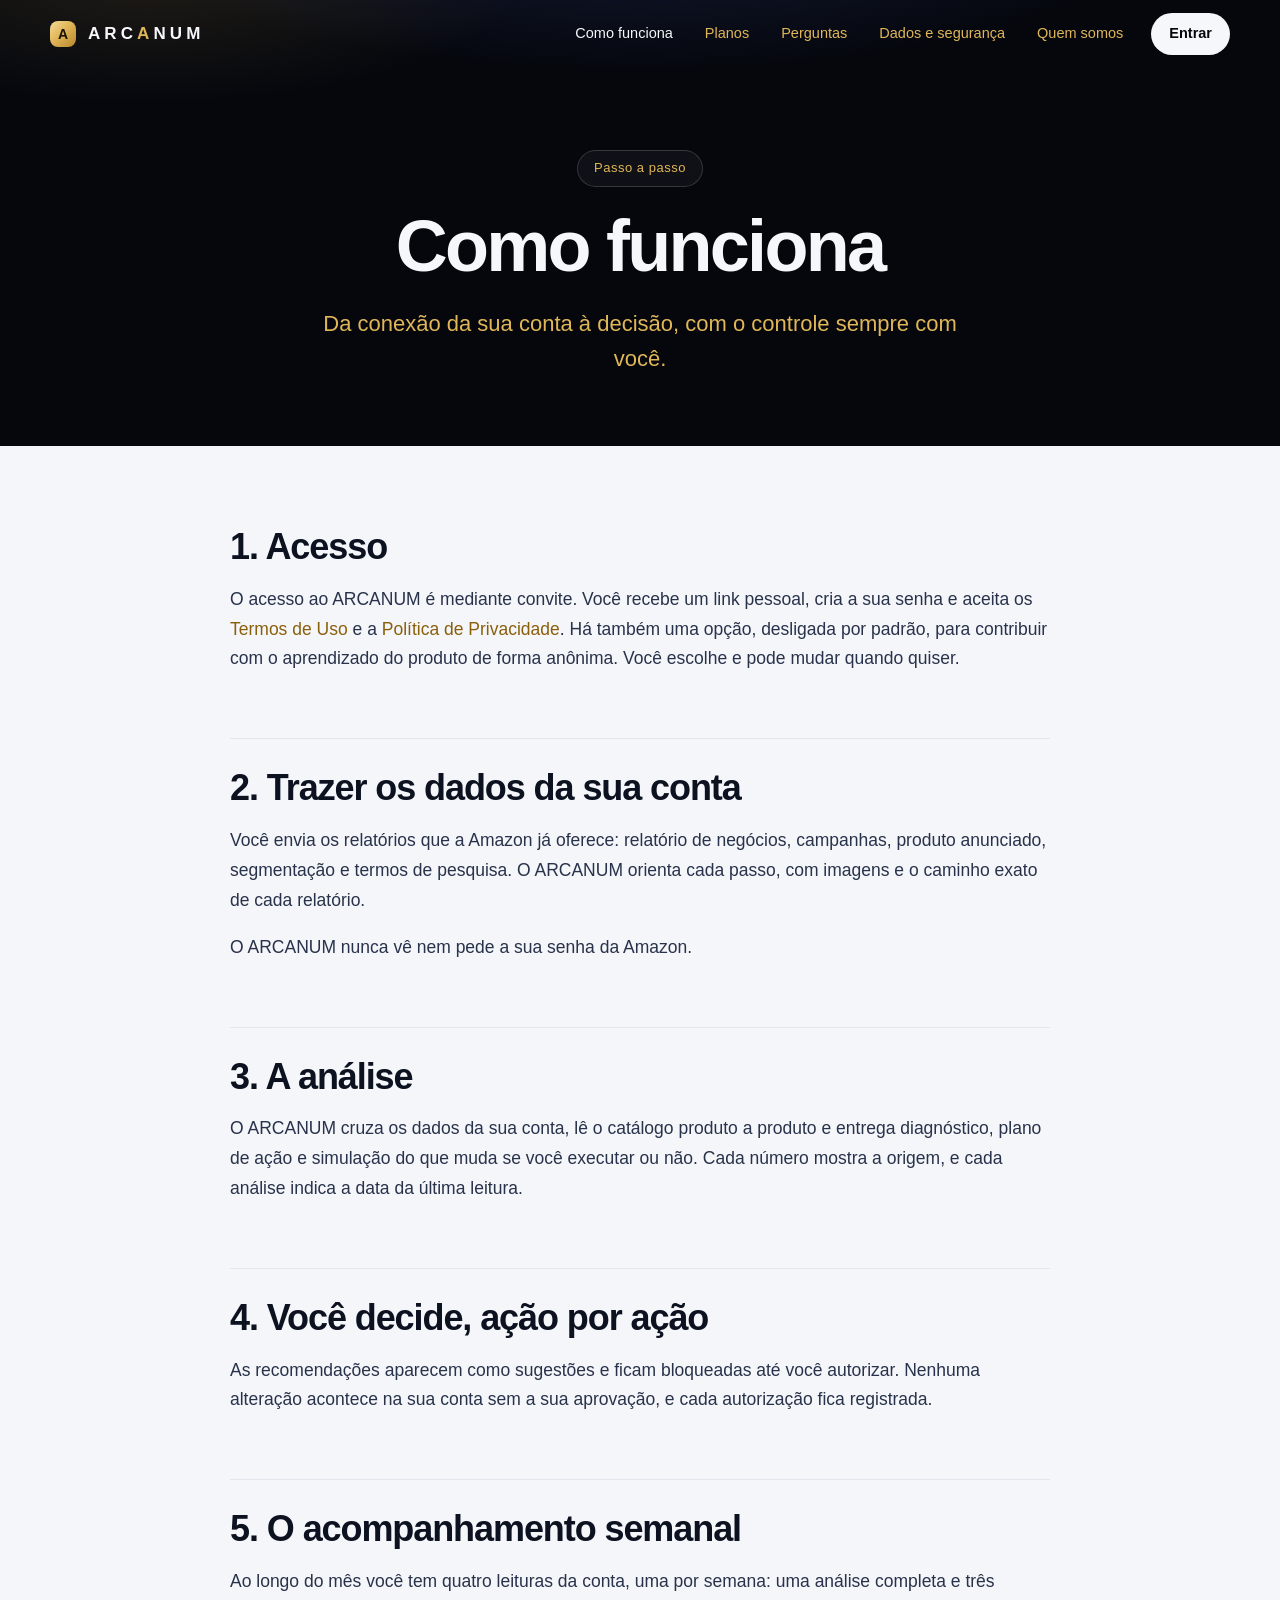
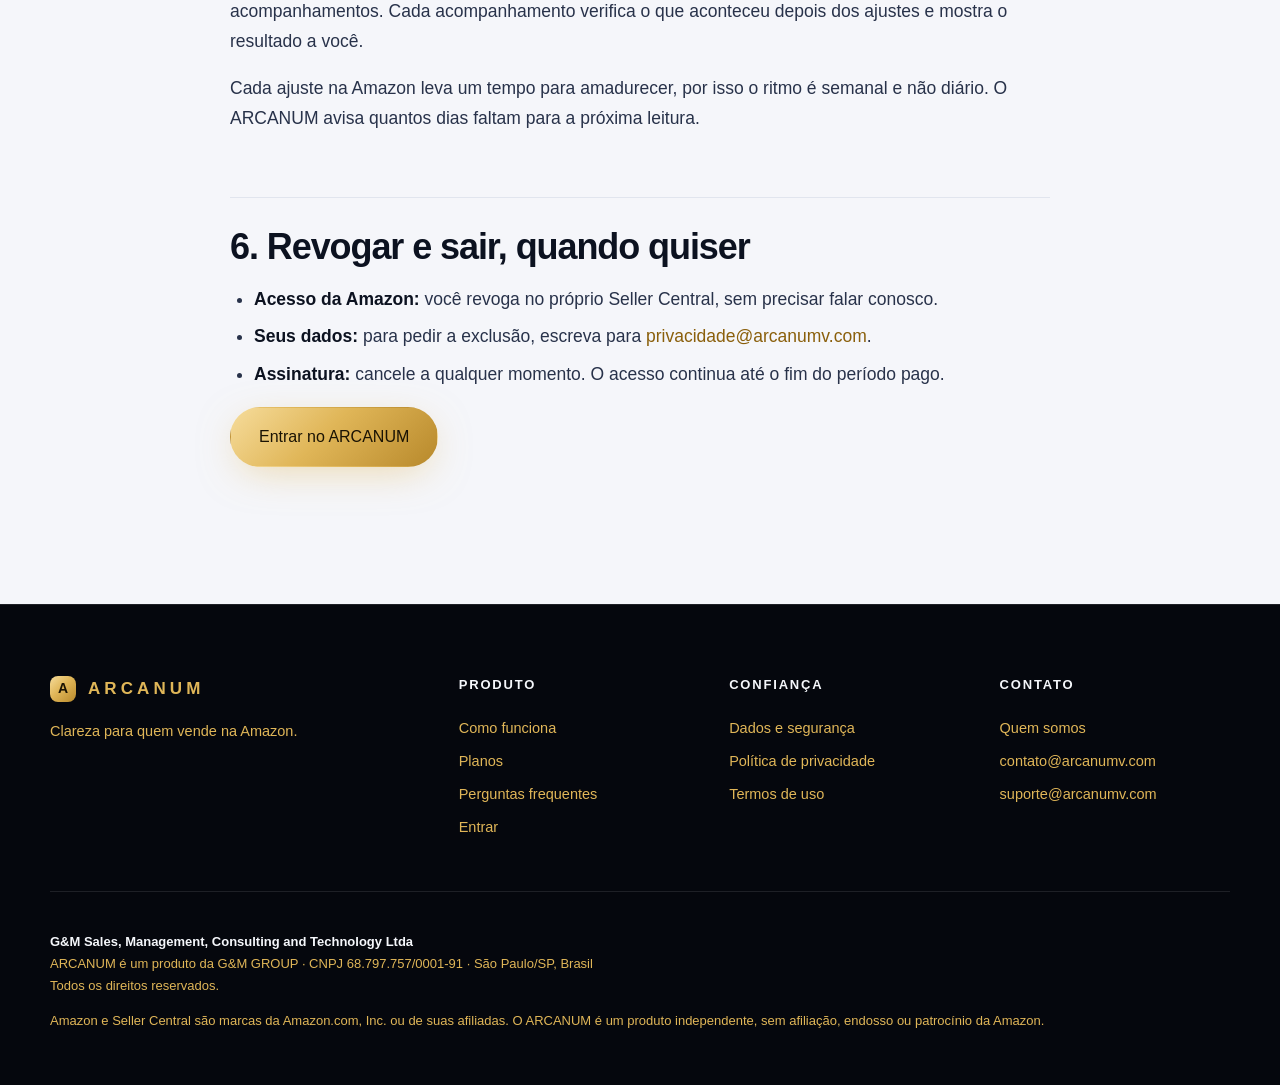
<file: como-funciona.html>
<!doctype html>
<html lang="pt-BR">
<head>
<meta charset="utf-8">
<meta name="viewport" content="width=device-width, initial-scale=1, viewport-fit=cover">
<title>Como funciona | ARCANUM</title>
<meta name="description" content="Do convite à análise: como conectar a sua conta, o que o ARCANUM lê, o que ele nunca faz e como revogar o acesso.">
<meta name="theme-color" content="#05070d">
<meta property="og:title" content="Como funciona | ARCANUM"><meta property="og:description" content="Do convite à análise: como conectar a sua conta, o que o ARCANUM lê, o que ele nunca faz e como revogar o acesso."><meta property="og:type" content="website"><meta property="og:url" content="https://arcanumv.com/como-funciona.html">
<link rel="canonical" href="https://arcanumv.com/como-funciona.html">
<link rel="icon" href="data:image/svg+xml,%3Csvg xmlns='http://www.w3.org/2000/svg' viewBox='0 0 32 32'%3E%3Crect width='32' height='32' rx='9' fill='%23e0b658'/%3E%3Ctext x='16' y='23' font-size='20' font-weight='800' text-anchor='middle' fill='%231a1304' font-family='Arial'%3EA%3C/text%3E%3C/svg%3E">
<link rel="stylesheet" href="/style.css">
<script type="application/ld+json">{"@context": "https://schema.org", "@type": "Organization", "name": "ARCANUM", "url": "https://arcanumv.com", "legalName": "G&M Sales, Management, Consulting and Technology Ltda", "taxID": "68.797.757/0001-91", "email": "contato@arcanumv.com", "address": {"@type": "PostalAddress", "addressLocality": "São Paulo", "addressRegion": "SP", "addressCountry": "BR"}}</script>
</head>
<body>
<a class="pular" href="#conteudo">Pular para o conteúdo</a>
<header class="nav" id="nav"><div class="wrap">
  <a class="logo" href="/" aria-label="ARCANUM, início"><i>A</i><span>ARC<b>A</b>NUM</span></a>
  <button class="burger" id="burger" aria-label="Abrir menu" aria-expanded="false"><svg width="20" height="20" viewBox="0 0 24 24" fill="none" stroke="currentColor" stroke-width="2" stroke-linecap="round"><path d="M4 8h16M4 16h16"/></svg></button>
  <nav class="menu" id="menu" aria-label="Principal"><a href="/como-funciona.html" aria-current="page">Como funciona</a><a href="/planos.html">Planos</a><a href="/faq.html">Perguntas</a><a href="/dados-e-seguranca.html">Dados e segurança</a><a href="/quem-somos.html">Quem somos</a><a class="cta" href="https://app.arcanumv.com">Entrar</a></nav>
</div></header>
<main id="conteudo">
<section class="ph"><div class="wrap"><span class="pill">Passo a passo</span><h1>Como funciona</h1><p class="lead">Da conexão da sua conta à decisão, com o controle sempre com você.</p></div></section><section class="prose"><div class="narrow">

<h2>1. Acesso</h2>
<p>O acesso ao ARCANUM é mediante convite. Você recebe um link pessoal, cria a sua senha e aceita os <a href="/termos.html">Termos de Uso</a> e a <a href="/privacidade.html">Política de Privacidade</a>. Há também uma opção, desligada por padrão, para contribuir com o aprendizado do produto de forma anônima. Você escolhe e pode mudar quando quiser.</p>

<h2>2. Trazer os dados da sua conta</h2>
<p>Você envia os relatórios que a Amazon já oferece: relatório de negócios, campanhas, produto anunciado, segmentação e termos de pesquisa. O ARCANUM orienta cada passo, com imagens e o caminho exato de cada relatório.</p>
<p>O ARCANUM nunca vê nem pede a sua senha da Amazon.</p>

<h2>3. A análise</h2>
<p>O ARCANUM cruza os dados da sua conta, lê o catálogo produto a produto e entrega diagnóstico, plano de ação e simulação do que muda se você executar ou não. Cada número mostra a origem, e cada análise indica a data da última leitura.</p>

<h2>4. Você decide, ação por ação</h2>
<p>As recomendações aparecem como sugestões e ficam bloqueadas até você autorizar. Nenhuma alteração acontece na sua conta sem a sua aprovação, e cada autorização fica registrada.</p>

<h2>5. O acompanhamento semanal</h2>
<p>Ao longo do mês você tem quatro leituras da conta, uma por semana: uma análise completa e três acompanhamentos. Cada acompanhamento verifica o que aconteceu depois dos ajustes e mostra o resultado a você.</p>
<p>Cada ajuste na Amazon leva um tempo para amadurecer, por isso o ritmo é semanal e não diário. O ARCANUM avisa quantos dias faltam para a próxima leitura.</p>

<h2>6. Revogar e sair, quando quiser</h2>
<ul>
  <li><strong>Acesso da Amazon:</strong> você revoga no próprio Seller Central, sem precisar falar conosco.</li>
  <li><strong>Seus dados:</strong> para pedir a exclusão, escreva para <a href="mailto:privacidade@arcanumv.com">privacidade@arcanumv.com</a>.</li>
  <li><strong>Assinatura:</strong> cancele a qualquer momento. O acesso continua até o fim do período pago.</li>
</ul>
<p><a class="btn p" href="https://app.arcanumv.com">Entrar no ARCANUM</a></p>
</div></section>
</main>
<footer><div class="wrap">
  <div class="fcols">
    <div><a class="logo" href="/" style="padding:0"><i>A</i><span>ARC<b>A</b>NUM</span></a><p style="margin:18px 0 0;max-width:34ch">Clareza para quem vende na Amazon.</p></div>
    <div><h4>Produto</h4><a href="/como-funciona.html">Como funciona</a><a href="/planos.html">Planos</a><a href="/faq.html">Perguntas frequentes</a><a href="https://app.arcanumv.com">Entrar</a></div>
    <div><h4>Confiança</h4><a href="/dados-e-seguranca.html">Dados e segurança</a><a href="/privacidade.html">Política de privacidade</a><a href="/termos.html">Termos de uso</a></div>
    <div><h4>Contato</h4><a href="/quem-somos.html">Quem somos</a><a href="mailto:contato@arcanumv.com">contato@arcanumv.com</a><a href="mailto:suporte@arcanumv.com">suporte@arcanumv.com</a></div>
  </div>
  <div class="legal">
    <p><strong style="color:var(--tx)">G&amp;M Sales, Management, Consulting and Technology Ltda</strong><br>ARCANUM é um produto da G&amp;M GROUP · CNPJ 68.797.757/0001-91 · São Paulo/SP, Brasil<br>Todos os direitos reservados.</p>
    <p>Amazon e Seller Central são marcas da Amazon.com, Inc. ou de suas afiliadas. O ARCANUM é um produto independente, sem afiliação, endosso ou patrocínio da Amazon.</p>
  </div>
</div></footer>
<script>
(function(){
  var n=document.getElementById('nav'),b=document.getElementById('burger'),m=document.getElementById('menu');
  function s(){n.classList.toggle('sc',window.scrollY>12);} s(); window.addEventListener('scroll',s,{passive:true});
  b.addEventListener('click',function(){var o=m.classList.toggle('open');b.setAttribute('aria-expanded',o);});
  var r=document.querySelectorAll('.rv');
  if(location.search.indexOf('estatico')>-1){r.forEach(function(x){x.classList.add('in');});}else if('IntersectionObserver' in window){var io=new IntersectionObserver(function(es){es.forEach(function(e){if(e.isIntersecting){e.target.classList.add('in');io.unobserve(e.target);}});},{threshold:.12});r.forEach(function(x){io.observe(x);});}else{r.forEach(function(x){x.classList.add('in');});}
  var a=document.querySelector('.app');
  if(a&&!window.matchMedia('(prefers-reduced-motion: reduce)').matches){window.addEventListener('scroll',function(){var y=Math.min(window.scrollY,520);a.style.setProperty('--rx',(9-y/520*9)+'deg');},{passive:true});}
})();
</script>
</body>
</html>
</file>
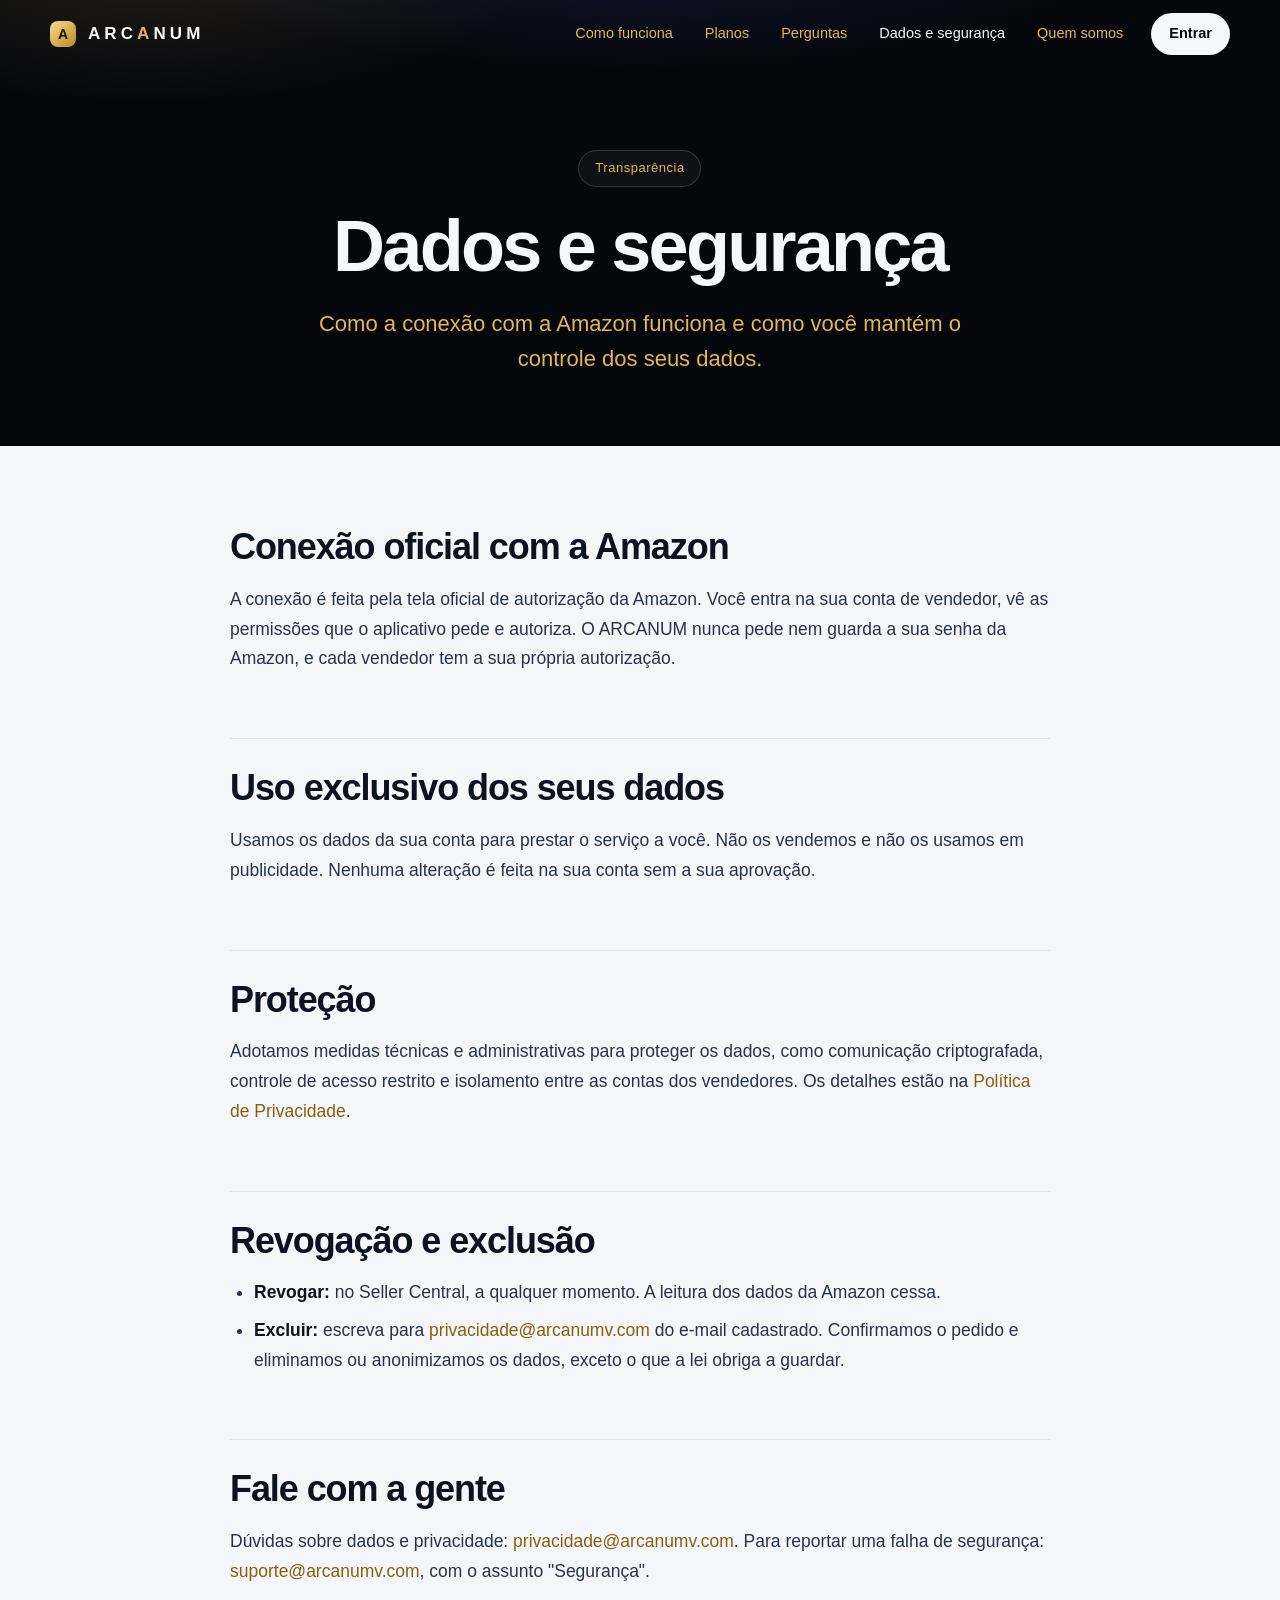
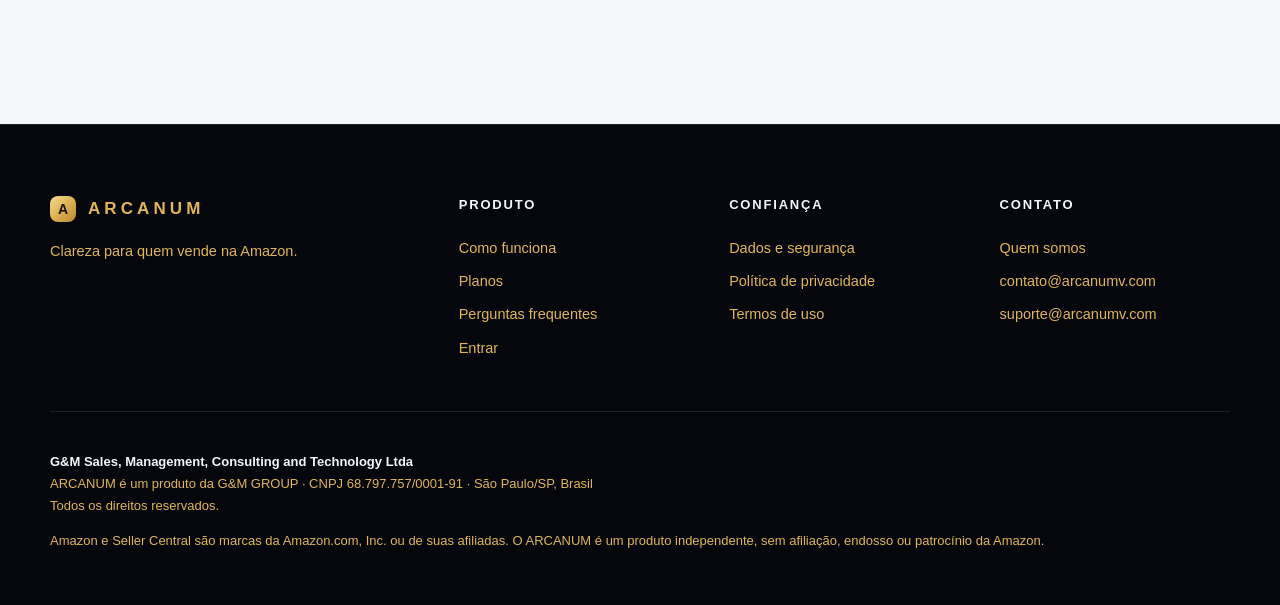
<file: dados-e-seguranca.html>
<!doctype html>
<html lang="pt-BR">
<head>
<meta charset="utf-8">
<meta name="viewport" content="width=device-width, initial-scale=1, viewport-fit=cover">
<title>Dados e segurança | ARCANUM</title>
<meta name="description" content="Como o ARCANUM protege os dados: o que está em operação, onde ficam, quem trata, por quanto tempo e como pedir exclusão.">
<meta name="theme-color" content="#05070d">
<meta property="og:title" content="Dados e segurança | ARCANUM"><meta property="og:description" content="Como o ARCANUM protege os dados: o que está em operação, onde ficam, quem trata, por quanto tempo e como pedir exclusão."><meta property="og:type" content="website"><meta property="og:url" content="https://arcanumv.com/dados-e-seguranca.html">
<link rel="canonical" href="https://arcanumv.com/dados-e-seguranca.html">
<link rel="icon" href="data:image/svg+xml,%3Csvg xmlns='http://www.w3.org/2000/svg' viewBox='0 0 32 32'%3E%3Crect width='32' height='32' rx='9' fill='%23e0b658'/%3E%3Ctext x='16' y='23' font-size='20' font-weight='800' text-anchor='middle' fill='%231a1304' font-family='Arial'%3EA%3C/text%3E%3C/svg%3E">
<link rel="stylesheet" href="/style.css">
<script type="application/ld+json">{"@context": "https://schema.org", "@type": "Organization", "name": "ARCANUM", "url": "https://arcanumv.com", "legalName": "G&M Sales, Management, Consulting and Technology Ltda", "taxID": "68.797.757/0001-91", "email": "contato@arcanumv.com", "address": {"@type": "PostalAddress", "addressLocality": "São Paulo", "addressRegion": "SP", "addressCountry": "BR"}}</script>
</head>
<body>
<a class="pular" href="#conteudo">Pular para o conteúdo</a>
<header class="nav" id="nav"><div class="wrap">
  <a class="logo" href="/" aria-label="ARCANUM, início"><i>A</i><span>ARC<b>A</b>NUM</span></a>
  <button class="burger" id="burger" aria-label="Abrir menu" aria-expanded="false"><svg width="20" height="20" viewBox="0 0 24 24" fill="none" stroke="currentColor" stroke-width="2" stroke-linecap="round"><path d="M4 8h16M4 16h16"/></svg></button>
  <nav class="menu" id="menu" aria-label="Principal"><a href="/como-funciona.html">Como funciona</a><a href="/planos.html">Planos</a><a href="/faq.html">Perguntas</a><a href="/dados-e-seguranca.html" aria-current="page">Dados e segurança</a><a href="/quem-somos.html">Quem somos</a><a class="cta" href="https://app.arcanumv.com">Entrar</a></nav>
</div></header>
<main id="conteudo">
<section class="ph"><div class="wrap"><span class="pill">Transparência</span><h1>Dados e segurança</h1><p class="lead">Como a conexão com a Amazon funciona e como você mantém o controle dos seus dados.</p></div></section><section class="prose"><div class="narrow">

<h2>Conexão oficial com a Amazon</h2>
<p>A conexão é feita pela tela oficial de autorização da Amazon. Você entra na sua conta de vendedor, vê as permissões que o aplicativo pede e autoriza. O ARCANUM nunca pede nem guarda a sua senha da Amazon, e cada vendedor tem a sua própria autorização.</p>

<h2>Uso exclusivo dos seus dados</h2>
<p>Usamos os dados da sua conta para prestar o serviço a você. Não os vendemos e não os usamos em publicidade. Nenhuma alteração é feita na sua conta sem a sua aprovação.</p>

<h2>Proteção</h2>
<p>Adotamos medidas técnicas e administrativas para proteger os dados, como comunicação criptografada, controle de acesso restrito e isolamento entre as contas dos vendedores. Os detalhes estão na <a href="/privacidade.html">Política de Privacidade</a>.</p>

<h2>Revogação e exclusão</h2>
<ul>
  <li><strong>Revogar:</strong> no Seller Central, a qualquer momento. A leitura dos dados da Amazon cessa.</li>
  <li><strong>Excluir:</strong> escreva para <a href="mailto:privacidade@arcanumv.com">privacidade@arcanumv.com</a> do e-mail cadastrado. Confirmamos o pedido e eliminamos ou anonimizamos os dados, exceto o que a lei obriga a guardar.</li>
</ul>

<h2>Fale com a gente</h2>
<p>Dúvidas sobre dados e privacidade: <a href="mailto:privacidade@arcanumv.com">privacidade@arcanumv.com</a>. Para reportar uma falha de segurança: <a href="mailto:suporte@arcanumv.com?subject=Segurança">suporte@arcanumv.com</a>, com o assunto "Segurança".</p>
</div></section>
</main>
<footer><div class="wrap">
  <div class="fcols">
    <div><a class="logo" href="/" style="padding:0"><i>A</i><span>ARC<b>A</b>NUM</span></a><p style="margin:18px 0 0;max-width:34ch">Clareza para quem vende na Amazon.</p></div>
    <div><h4>Produto</h4><a href="/como-funciona.html">Como funciona</a><a href="/planos.html">Planos</a><a href="/faq.html">Perguntas frequentes</a><a href="https://app.arcanumv.com">Entrar</a></div>
    <div><h4>Confiança</h4><a href="/dados-e-seguranca.html">Dados e segurança</a><a href="/privacidade.html">Política de privacidade</a><a href="/termos.html">Termos de uso</a></div>
    <div><h4>Contato</h4><a href="/quem-somos.html">Quem somos</a><a href="mailto:contato@arcanumv.com">contato@arcanumv.com</a><a href="mailto:suporte@arcanumv.com">suporte@arcanumv.com</a></div>
  </div>
  <div class="legal">
    <p><strong style="color:var(--tx)">G&amp;M Sales, Management, Consulting and Technology Ltda</strong><br>ARCANUM é um produto da G&amp;M GROUP · CNPJ 68.797.757/0001-91 · São Paulo/SP, Brasil<br>Todos os direitos reservados.</p>
    <p>Amazon e Seller Central são marcas da Amazon.com, Inc. ou de suas afiliadas. O ARCANUM é um produto independente, sem afiliação, endosso ou patrocínio da Amazon.</p>
  </div>
</div></footer>
<script>
(function(){
  var n=document.getElementById('nav'),b=document.getElementById('burger'),m=document.getElementById('menu');
  function s(){n.classList.toggle('sc',window.scrollY>12);} s(); window.addEventListener('scroll',s,{passive:true});
  b.addEventListener('click',function(){var o=m.classList.toggle('open');b.setAttribute('aria-expanded',o);});
  var r=document.querySelectorAll('.rv');
  if(location.search.indexOf('estatico')>-1){r.forEach(function(x){x.classList.add('in');});}else if('IntersectionObserver' in window){var io=new IntersectionObserver(function(es){es.forEach(function(e){if(e.isIntersecting){e.target.classList.add('in');io.unobserve(e.target);}});},{threshold:.12});r.forEach(function(x){io.observe(x);});}else{r.forEach(function(x){x.classList.add('in');});}
  var a=document.querySelector('.app');
  if(a&&!window.matchMedia('(prefers-reduced-motion: reduce)').matches){window.addEventListener('scroll',function(){var y=Math.min(window.scrollY,520);a.style.setProperty('--rx',(9-y/520*9)+'deg');},{passive:true});}
})();
</script>
</body>
</html>
</file>
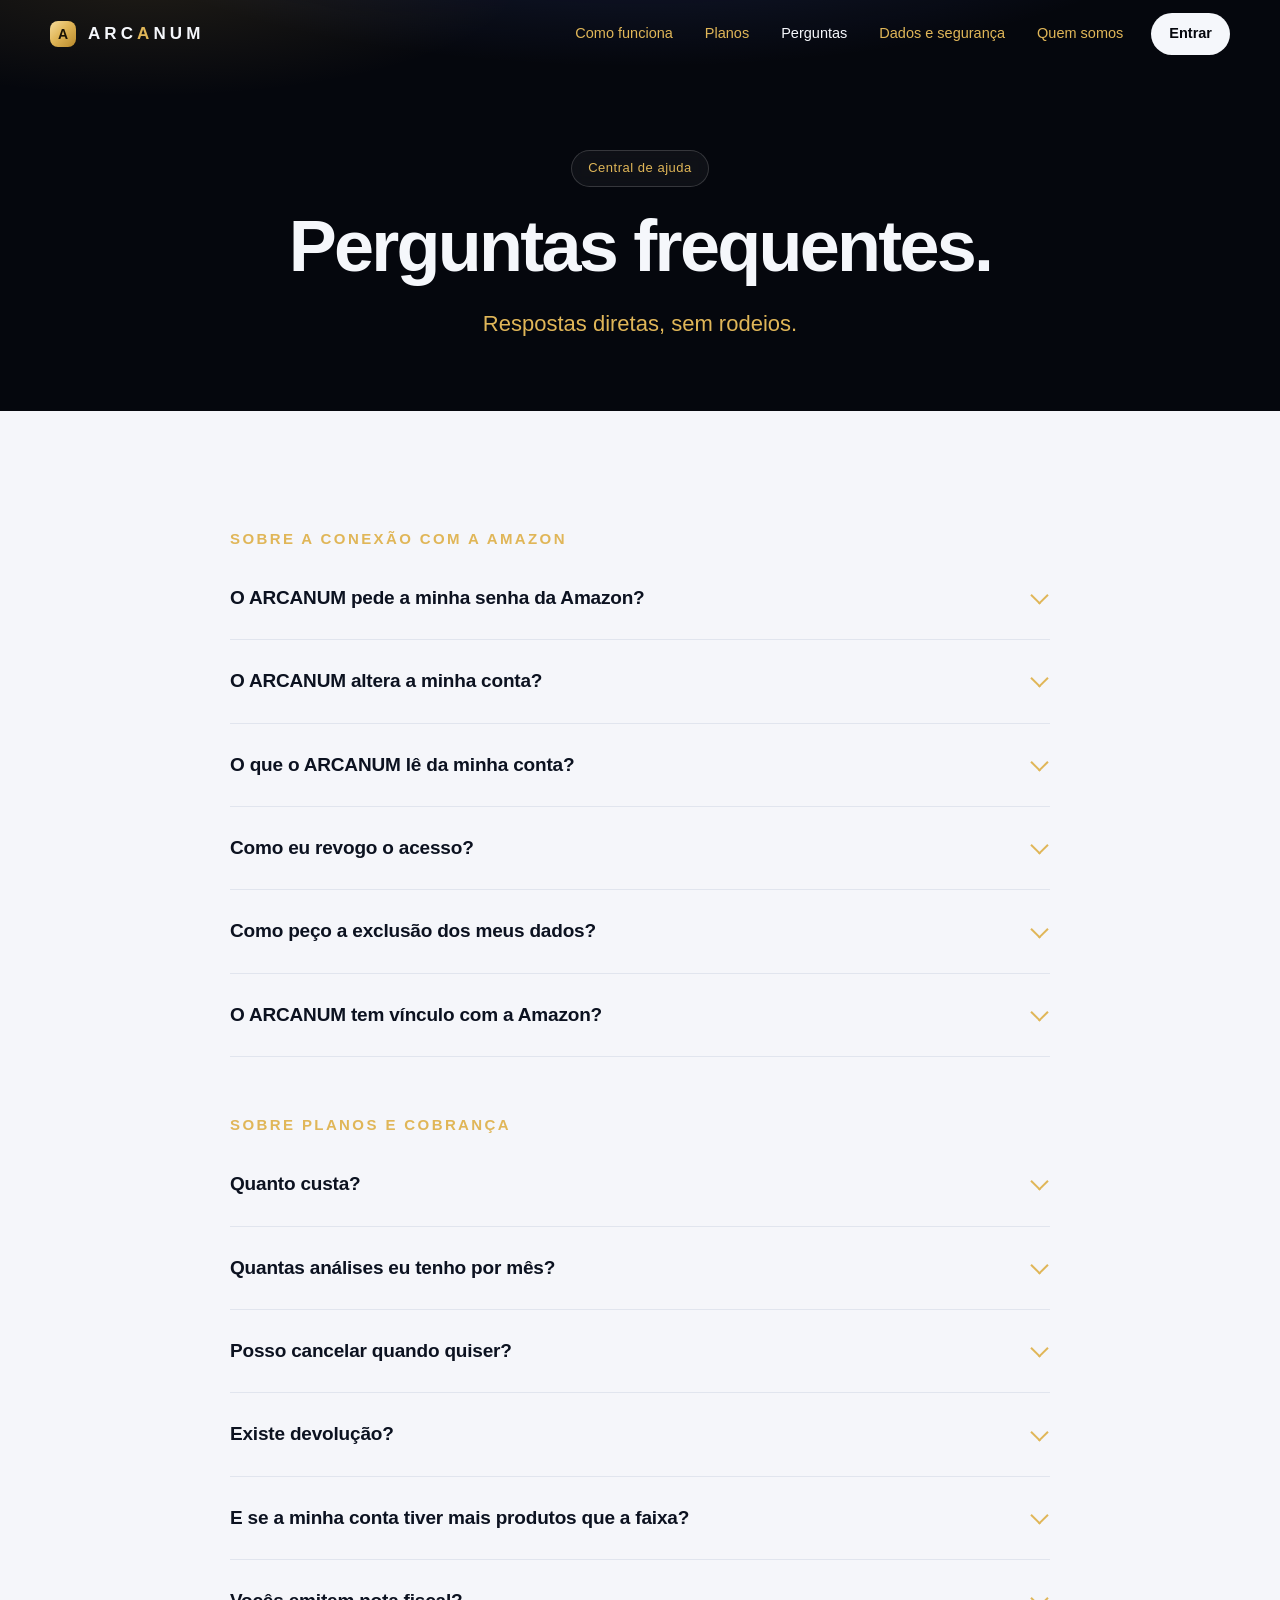
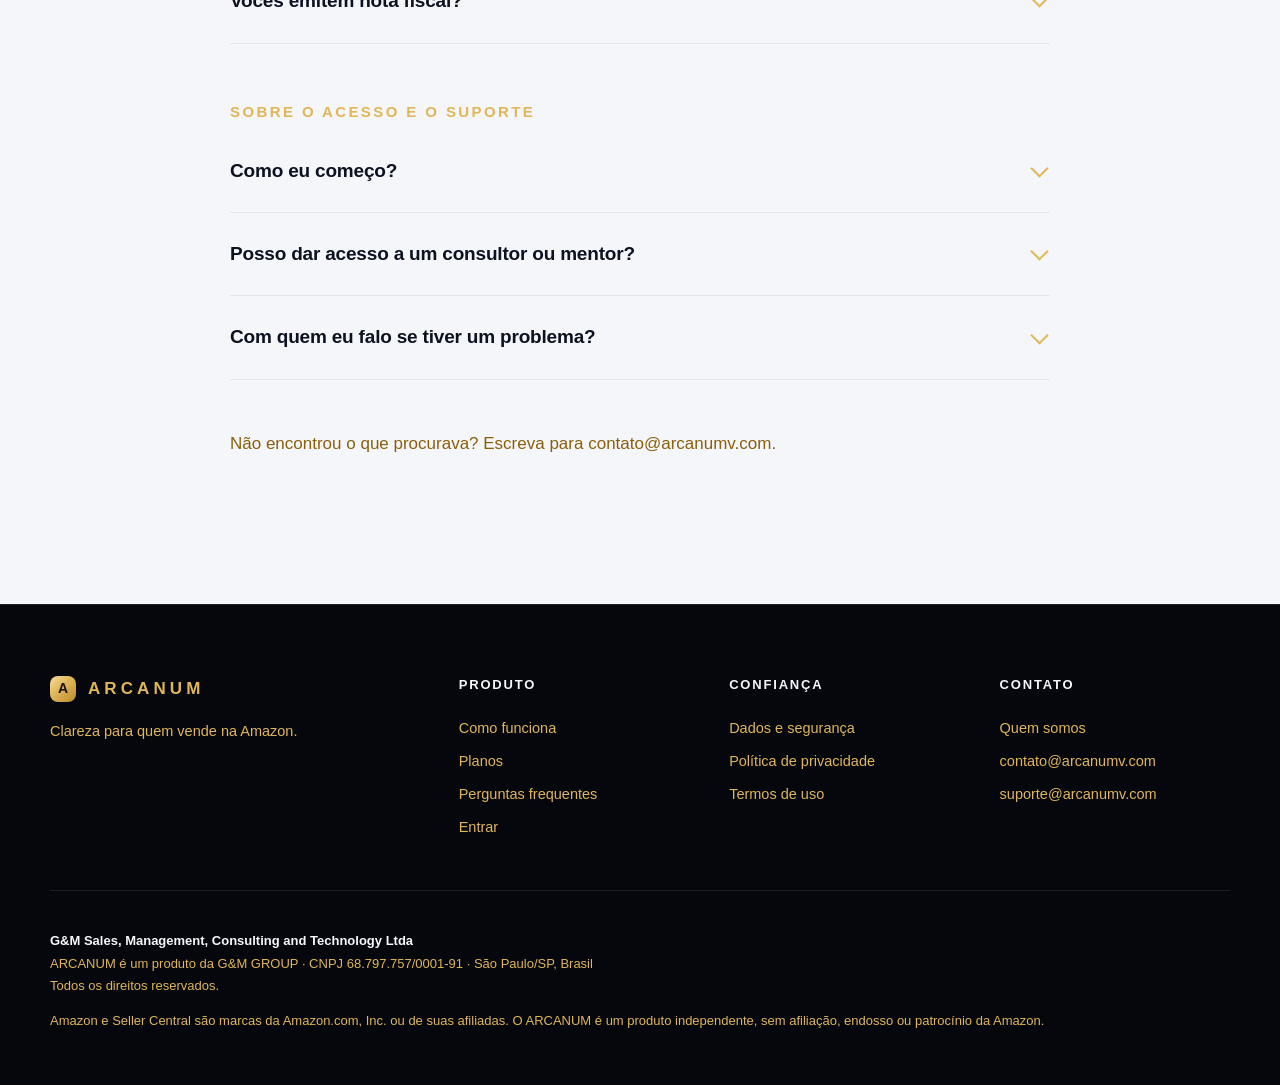
<file: faq.html>
<!doctype html>
<html lang="pt-BR">
<head>
<meta charset="utf-8">
<meta name="viewport" content="width=device-width, initial-scale=1, viewport-fit=cover">
<title>Perguntas frequentes | ARCANUM</title>
<meta name="description" content="Respostas diretas sobre autorização da Amazon, dados lidos, segurança, planos, cancelamento e inteligência artificial.">
<meta name="theme-color" content="#05070d">
<meta property="og:title" content="Perguntas frequentes | ARCANUM"><meta property="og:description" content="Respostas diretas sobre autorização da Amazon, dados lidos, segurança, planos, cancelamento e inteligência artificial."><meta property="og:type" content="website"><meta property="og:url" content="https://arcanumv.com/faq.html">
<link rel="canonical" href="https://arcanumv.com/faq.html">
<link rel="icon" href="data:image/svg+xml,%3Csvg xmlns='http://www.w3.org/2000/svg' viewBox='0 0 32 32'%3E%3Crect width='32' height='32' rx='9' fill='%23e0b658'/%3E%3Ctext x='16' y='23' font-size='20' font-weight='800' text-anchor='middle' fill='%231a1304' font-family='Arial'%3EA%3C/text%3E%3C/svg%3E">
<link rel="stylesheet" href="/style.css">
<script type="application/ld+json">{"@context": "https://schema.org", "@type": "Organization", "name": "ARCANUM", "url": "https://arcanumv.com", "legalName": "G&M Sales, Management, Consulting and Technology Ltda", "taxID": "68.797.757/0001-91", "email": "contato@arcanumv.com", "address": {"@type": "PostalAddress", "addressLocality": "São Paulo", "addressRegion": "SP", "addressCountry": "BR"}}</script>
</head>
<body>
<a class="pular" href="#conteudo">Pular para o conteúdo</a>
<header class="nav" id="nav"><div class="wrap">
  <a class="logo" href="/" aria-label="ARCANUM, início"><i>A</i><span>ARC<b>A</b>NUM</span></a>
  <button class="burger" id="burger" aria-label="Abrir menu" aria-expanded="false"><svg width="20" height="20" viewBox="0 0 24 24" fill="none" stroke="currentColor" stroke-width="2" stroke-linecap="round"><path d="M4 8h16M4 16h16"/></svg></button>
  <nav class="menu" id="menu" aria-label="Principal"><a href="/como-funciona.html">Como funciona</a><a href="/planos.html">Planos</a><a href="/faq.html" aria-current="page">Perguntas</a><a href="/dados-e-seguranca.html">Dados e segurança</a><a href="/quem-somos.html">Quem somos</a><a class="cta" href="https://app.arcanumv.com">Entrar</a></nav>
</div></header>
<main id="conteudo">
<section class="ph"><div class="wrap"><span class="pill">Central de ajuda</span><h1>Perguntas frequentes.</h1><p class="lead">Respostas diretas, sem rodeios.</p></div></section><section class="sec light" style="padding-top:60px"><div class="narrow faq"><h2>Sobre a conexão com a Amazon</h2><details><summary>O ARCANUM pede a minha senha da Amazon?</summary><p>Nunca. Você não informa a sua senha da Amazon ao ARCANUM em nenhum momento. Os dados chegam pelos relatórios que você mesmo baixa e envia.</p></details><details><summary>O ARCANUM altera a minha conta?</summary><p>Não sem a sua aprovação. As recomendações ficam bloqueadas até você autorizar, ação por ação, e cada autorização fica registrada.</p></details><details><summary>O que o ARCANUM lê da minha conta?</summary><p>Os dados que você autoriza na tela da Amazon, como catálogo, vendas, anúncios e campanhas, ou os relatórios que você envia. Não solicitamos dados pessoais de compradores.</p></details><details><summary>Como eu revogo o acesso?</summary><p>No próprio Seller Central, a qualquer momento, sem precisar falar conosco.</p></details><details><summary>Como peço a exclusão dos meus dados?</summary><p>Por e-mail, para privacidade@arcanumv.com, do endereço cadastrado.</p></details><details><summary>O ARCANUM tem vínculo com a Amazon?</summary><p>Não. O ARCANUM é um produto independente e não é afiliado, endossado nem patrocinado pela Amazon.</p></details><h2>Sobre planos e cobrança</h2><details><summary>Quanto custa?</summary><p>É uma assinatura mensal por faixa de produtos da sua conta, de Essential a Enterprise. Veja os planos e os valores na página de planos.</p></details><details><summary>Quantas análises eu tenho por mês?</summary><p>Quatro leituras da conta, uma por semana: 1 análise completa e 3 acompanhamentos. Você acompanha quantos dias faltam para a próxima dentro do aplicativo.</p></details><details><summary>Posso cancelar quando quiser?</summary><p>Sim, sem fidelidade e sem multa. O cancelamento impede a renovação seguinte, e o acesso continua até o fim do período pago.</p></details><details><summary>Existe devolução?</summary><p>Sim. Você pode desistir em até 7 dias corridos do pagamento, com devolução integral do valor.</p></details><details><summary>E se a minha conta tiver mais produtos que a faixa?</summary><p>Sugerimos a faixa seguinte. Nada é cobrado a mais sem o seu aceite.</p></details><details><summary>Vocês emitem nota fiscal?</summary><p>Sim, pela G&amp;M Sales, Management, Consulting and Technology Ltda.</p></details><h2>Sobre o acesso e o suporte</h2><details><summary>Como eu começo?</summary><p>O acesso é mediante convite. Para pedir o seu, escreva para contato@arcanumv.com.</p></details><details><summary>Posso dar acesso a um consultor ou mentor?</summary><p>Pode, por concessão sua, com prazo e escopo definidos. Você revoga quando quiser.</p></details><details><summary>Com quem eu falo se tiver um problema?</summary><p>Com o suporte, em suporte@arcanumv.com, em dias úteis. Para assuntos de privacidade: privacidade@arcanumv.com.</p></details><p style="margin-top:50px;color:var(--ink2)">Não encontrou o que procurava? Escreva para <a href="mailto:contato@arcanumv.com" style="color:#8a5f0b">contato@arcanumv.com</a>.</p></div></section><script type="application/ld+json">{"@context": "https://schema.org", "@type": "FAQPage", "mainEntity": [{"@type": "Question", "name": "O ARCANUM pede a minha senha da Amazon?", "acceptedAnswer": {"@type": "Answer", "text": "Nunca. Você não informa a sua senha da Amazon ao ARCANUM em nenhum momento. Os dados chegam pelos relatórios que você mesmo baixa e envia."}}, {"@type": "Question", "name": "O ARCANUM altera a minha conta?", "acceptedAnswer": {"@type": "Answer", "text": "Não sem a sua aprovação. As recomendações ficam bloqueadas até você autorizar, ação por ação, e cada autorização fica registrada."}}, {"@type": "Question", "name": "O que o ARCANUM lê da minha conta?", "acceptedAnswer": {"@type": "Answer", "text": "Os dados que você autoriza na tela da Amazon, como catálogo, vendas, anúncios e campanhas, ou os relatórios que você envia. Não solicitamos dados pessoais de compradores."}}, {"@type": "Question", "name": "Como eu revogo o acesso?", "acceptedAnswer": {"@type": "Answer", "text": "No próprio Seller Central, a qualquer momento, sem precisar falar conosco."}}, {"@type": "Question", "name": "Como peço a exclusão dos meus dados?", "acceptedAnswer": {"@type": "Answer", "text": "Por e-mail, para privacidade@arcanumv.com, do endereço cadastrado."}}, {"@type": "Question", "name": "O ARCANUM tem vínculo com a Amazon?", "acceptedAnswer": {"@type": "Answer", "text": "Não. O ARCANUM é um produto independente e não é afiliado, endossado nem patrocinado pela Amazon."}}, {"@type": "Question", "name": "Quanto custa?", "acceptedAnswer": {"@type": "Answer", "text": "É uma assinatura mensal por faixa de produtos da sua conta, de Essential a Enterprise. Veja os planos e os valores na página de planos."}}, {"@type": "Question", "name": "Quantas análises eu tenho por mês?", "acceptedAnswer": {"@type": "Answer", "text": "Quatro leituras da conta, uma por semana: 1 análise completa e 3 acompanhamentos. Você acompanha quantos dias faltam para a próxima dentro do aplicativo."}}, {"@type": "Question", "name": "Posso cancelar quando quiser?", "acceptedAnswer": {"@type": "Answer", "text": "Sim, sem fidelidade e sem multa. O cancelamento impede a renovação seguinte, e o acesso continua até o fim do período pago."}}, {"@type": "Question", "name": "Existe devolução?", "acceptedAnswer": {"@type": "Answer", "text": "Sim. Você pode desistir em até 7 dias corridos do pagamento, com devolução integral do valor."}}, {"@type": "Question", "name": "E se a minha conta tiver mais produtos que a faixa?", "acceptedAnswer": {"@type": "Answer", "text": "Sugerimos a faixa seguinte. Nada é cobrado a mais sem o seu aceite."}}, {"@type": "Question", "name": "Vocês emitem nota fiscal?", "acceptedAnswer": {"@type": "Answer", "text": "Sim, pela G&M Sales, Management, Consulting and Technology Ltda."}}, {"@type": "Question", "name": "Como eu começo?", "acceptedAnswer": {"@type": "Answer", "text": "O acesso é mediante convite. Para pedir o seu, escreva para contato@arcanumv.com."}}, {"@type": "Question", "name": "Posso dar acesso a um consultor ou mentor?", "acceptedAnswer": {"@type": "Answer", "text": "Pode, por concessão sua, com prazo e escopo definidos. Você revoga quando quiser."}}, {"@type": "Question", "name": "Com quem eu falo se tiver um problema?", "acceptedAnswer": {"@type": "Answer", "text": "Com o suporte, em suporte@arcanumv.com, em dias úteis. Para assuntos de privacidade: privacidade@arcanumv.com."}}]}</script>
</main>
<footer><div class="wrap">
  <div class="fcols">
    <div><a class="logo" href="/" style="padding:0"><i>A</i><span>ARC<b>A</b>NUM</span></a><p style="margin:18px 0 0;max-width:34ch">Clareza para quem vende na Amazon.</p></div>
    <div><h4>Produto</h4><a href="/como-funciona.html">Como funciona</a><a href="/planos.html">Planos</a><a href="/faq.html">Perguntas frequentes</a><a href="https://app.arcanumv.com">Entrar</a></div>
    <div><h4>Confiança</h4><a href="/dados-e-seguranca.html">Dados e segurança</a><a href="/privacidade.html">Política de privacidade</a><a href="/termos.html">Termos de uso</a></div>
    <div><h4>Contato</h4><a href="/quem-somos.html">Quem somos</a><a href="mailto:contato@arcanumv.com">contato@arcanumv.com</a><a href="mailto:suporte@arcanumv.com">suporte@arcanumv.com</a></div>
  </div>
  <div class="legal">
    <p><strong style="color:var(--tx)">G&amp;M Sales, Management, Consulting and Technology Ltda</strong><br>ARCANUM é um produto da G&amp;M GROUP · CNPJ 68.797.757/0001-91 · São Paulo/SP, Brasil<br>Todos os direitos reservados.</p>
    <p>Amazon e Seller Central são marcas da Amazon.com, Inc. ou de suas afiliadas. O ARCANUM é um produto independente, sem afiliação, endosso ou patrocínio da Amazon.</p>
  </div>
</div></footer>
<script>
(function(){
  var n=document.getElementById('nav'),b=document.getElementById('burger'),m=document.getElementById('menu');
  function s(){n.classList.toggle('sc',window.scrollY>12);} s(); window.addEventListener('scroll',s,{passive:true});
  b.addEventListener('click',function(){var o=m.classList.toggle('open');b.setAttribute('aria-expanded',o);});
  var r=document.querySelectorAll('.rv');
  if(location.search.indexOf('estatico')>-1){r.forEach(function(x){x.classList.add('in');});}else if('IntersectionObserver' in window){var io=new IntersectionObserver(function(es){es.forEach(function(e){if(e.isIntersecting){e.target.classList.add('in');io.unobserve(e.target);}});},{threshold:.12});r.forEach(function(x){io.observe(x);});}else{r.forEach(function(x){x.classList.add('in');});}
  var a=document.querySelector('.app');
  if(a&&!window.matchMedia('(prefers-reduced-motion: reduce)').matches){window.addEventListener('scroll',function(){var y=Math.min(window.scrollY,520);a.style.setProperty('--rx',(9-y/520*9)+'deg');},{passive:true});}
})();
</script>
</body>
</html>
</file>
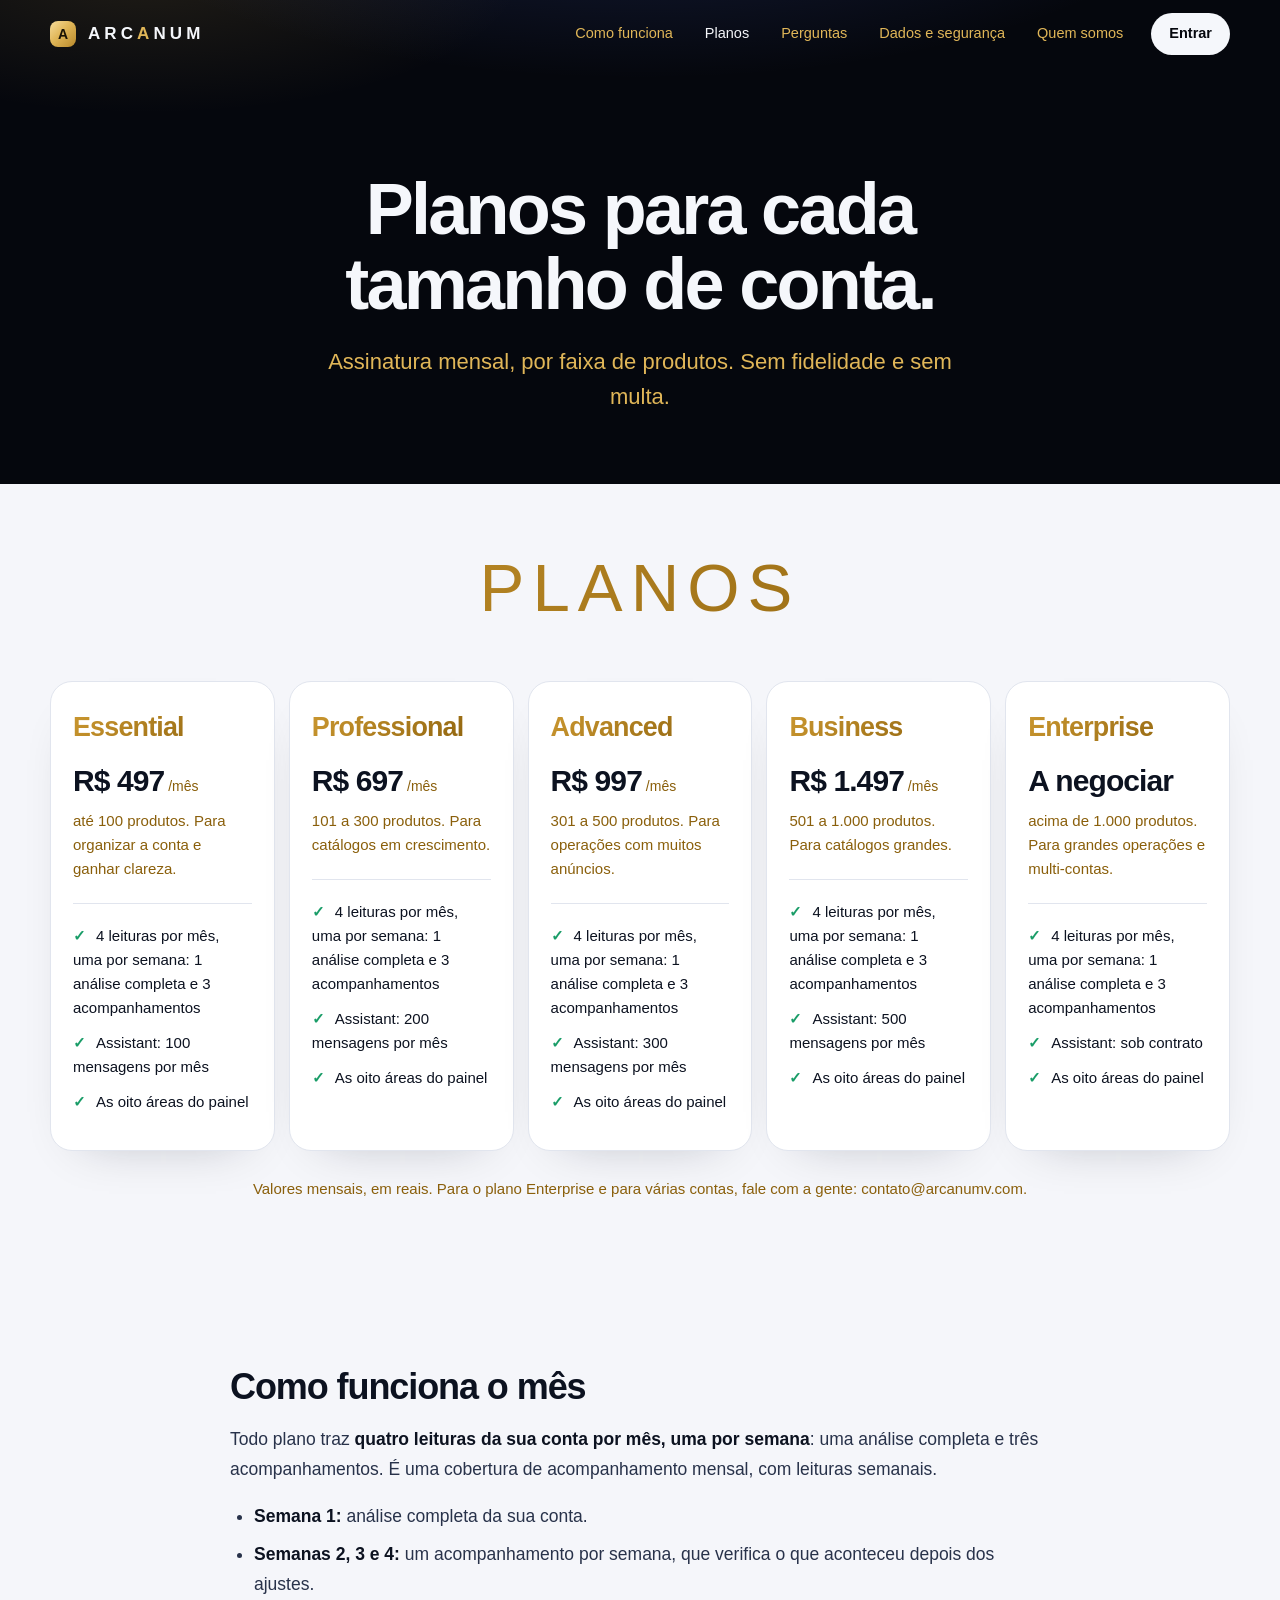
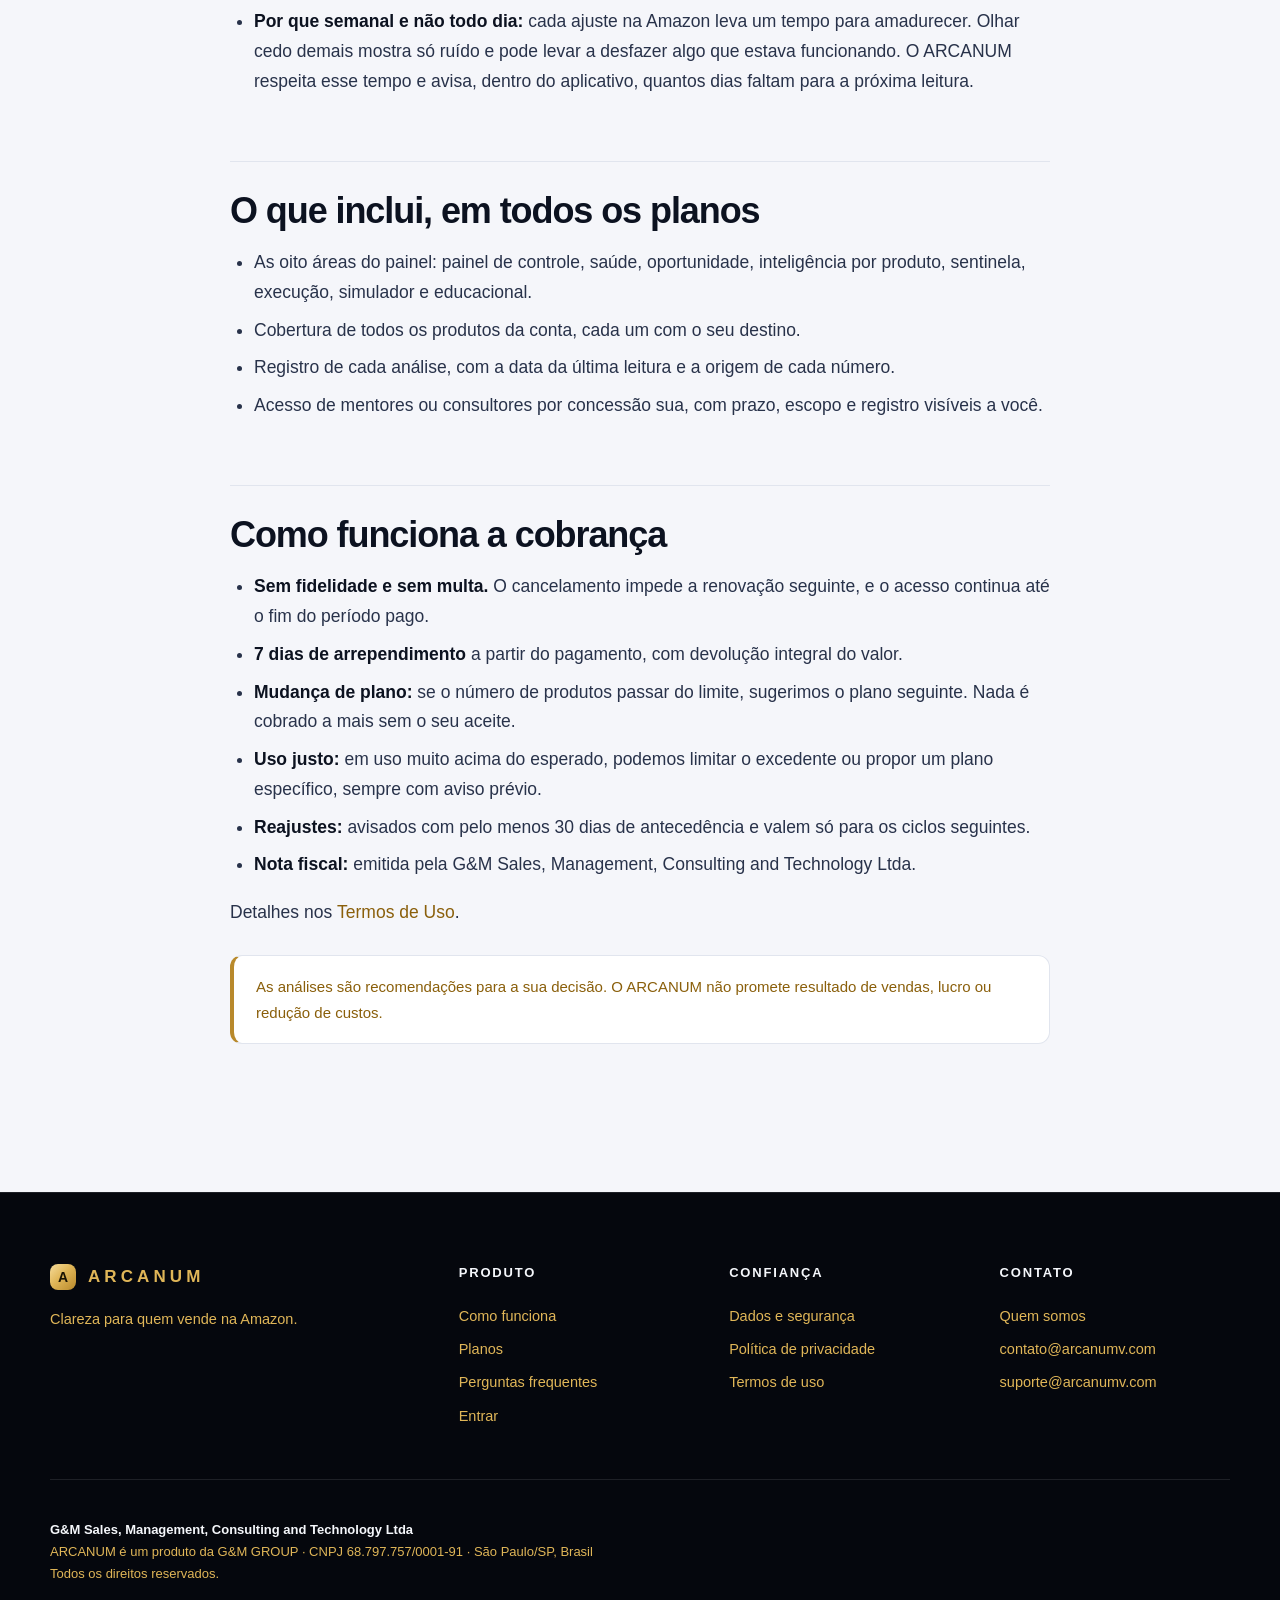
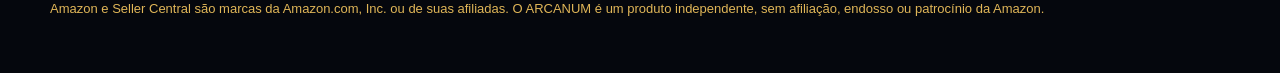
<file: planos.html>
<!doctype html>
<html lang="pt-BR">
<head>
<meta charset="utf-8">
<meta name="viewport" content="width=device-width, initial-scale=1, viewport-fit=cover">
<title>Planos | ARCANUM</title>
<meta name="description" content="Assinatura mensal por faixa de produtos (S, M, L e XL), com franquia de análises, acompanhamentos e mensagens do Assistant.">
<meta name="theme-color" content="#05070d">
<meta property="og:title" content="Planos | ARCANUM"><meta property="og:description" content="Assinatura mensal por faixa de produtos (S, M, L e XL), com franquia de análises, acompanhamentos e mensagens do Assistant."><meta property="og:type" content="website"><meta property="og:url" content="https://arcanumv.com/planos.html">
<link rel="canonical" href="https://arcanumv.com/planos.html">
<link rel="icon" href="data:image/svg+xml,%3Csvg xmlns='http://www.w3.org/2000/svg' viewBox='0 0 32 32'%3E%3Crect width='32' height='32' rx='9' fill='%23e0b658'/%3E%3Ctext x='16' y='23' font-size='20' font-weight='800' text-anchor='middle' fill='%231a1304' font-family='Arial'%3EA%3C/text%3E%3C/svg%3E">
<link rel="stylesheet" href="/style.css">
<script type="application/ld+json">{"@context": "https://schema.org", "@type": "Organization", "name": "ARCANUM", "url": "https://arcanumv.com", "legalName": "G&M Sales, Management, Consulting and Technology Ltda", "taxID": "68.797.757/0001-91", "email": "contato@arcanumv.com", "address": {"@type": "PostalAddress", "addressLocality": "São Paulo", "addressRegion": "SP", "addressCountry": "BR"}}</script>
</head>
<body>
<a class="pular" href="#conteudo">Pular para o conteúdo</a>
<header class="nav" id="nav"><div class="wrap">
  <a class="logo" href="/" aria-label="ARCANUM, início"><i>A</i><span>ARC<b>A</b>NUM</span></a>
  <button class="burger" id="burger" aria-label="Abrir menu" aria-expanded="false"><svg width="20" height="20" viewBox="0 0 24 24" fill="none" stroke="currentColor" stroke-width="2" stroke-linecap="round"><path d="M4 8h16M4 16h16"/></svg></button>
  <nav class="menu" id="menu" aria-label="Principal"><a href="/como-funciona.html">Como funciona</a><a href="/planos.html" aria-current="page">Planos</a><a href="/faq.html">Perguntas</a><a href="/dados-e-seguranca.html">Dados e segurança</a><a href="/quem-somos.html">Quem somos</a><a class="cta" href="https://app.arcanumv.com">Entrar</a></nav>
</div></header>
<main id="conteudo">
<section class="ph"><div class="wrap"><h1>Planos para cada tamanho de conta.</h1><p class="lead">Assinatura mensal, por faixa de produtos. Sem fidelidade e sem multa.</p></div></section>
<section class="sec light" style="padding-top:70px"><div class="wrap">
 <h2 class="planos-t rv">PLANOS</h2>
 <div class="plans"><div class="plan rv d0"><div class="big sm">Essential</div><div class="preco">R$ 497<small> /mês</small></div><div class="for">até 100 produtos. Para organizar a conta e ganhar clareza.</div><ul><li>4 leituras por mês, uma por semana: 1 análise completa e 3 acompanhamentos</li><li>Assistant: 100 mensagens por mês</li><li>As oito áreas do painel</li></ul></div><div class="plan rv d1"><div class="big sm">Professional</div><div class="preco">R$ 697<small> /mês</small></div><div class="for">101 a 300 produtos. Para catálogos em crescimento.</div><ul><li>4 leituras por mês, uma por semana: 1 análise completa e 3 acompanhamentos</li><li>Assistant: 200 mensagens por mês</li><li>As oito áreas do painel</li></ul></div><div class="plan rv d2"><div class="big sm">Advanced</div><div class="preco">R$ 997<small> /mês</small></div><div class="for">301 a 500 produtos. Para operações com muitos anúncios.</div><ul><li>4 leituras por mês, uma por semana: 1 análise completa e 3 acompanhamentos</li><li>Assistant: 300 mensagens por mês</li><li>As oito áreas do painel</li></ul></div><div class="plan rv d3"><div class="big sm">Business</div><div class="preco">R$ 1.497<small> /mês</small></div><div class="for">501 a 1.000 produtos. Para catálogos grandes.</div><ul><li>4 leituras por mês, uma por semana: 1 análise completa e 3 acompanhamentos</li><li>Assistant: 500 mensagens por mês</li><li>As oito áreas do painel</li></ul></div><div class="plan rv d3"><div class="big sm">Enterprise</div><div class="preco">A negociar</div><div class="for">acima de 1.000 produtos. Para grandes operações e multi-contas.</div><ul><li>4 leituras por mês, uma por semana: 1 análise completa e 3 acompanhamentos</li><li>Assistant: sob contrato</li><li>As oito áreas do painel</li></ul></div></div>
 <p class="rv" style="text-align:center;color:var(--ink2);margin-top:26px;font-size:15px">Valores mensais, em reais. Para o plano Enterprise e para várias contas, fale com a gente: <a href="mailto:contato@arcanumv.com?subject=Pedido%20de%20convite%20ARCANUM" style="color:#8a5f0b">contato@arcanumv.com</a>.</p>
</div></section>
<section class="prose" style="padding-top:20px"><div class="narrow">
<h2>Como funciona o mês</h2>
<p>Todo plano traz <strong>quatro leituras da sua conta por mês, uma por semana</strong>: uma análise completa e três acompanhamentos. É uma cobertura de acompanhamento mensal, com leituras semanais.</p>
<ul><li><strong>Semana 1:</strong> análise completa da sua conta.</li><li><strong>Semanas 2, 3 e 4:</strong> um acompanhamento por semana, que verifica o que aconteceu depois dos ajustes.</li><li><strong>Por que semanal e não todo dia:</strong> cada ajuste na Amazon leva um tempo para amadurecer. Olhar cedo demais mostra só ruído e pode levar a desfazer algo que estava funcionando. O ARCANUM respeita esse tempo e avisa, dentro do aplicativo, quantos dias faltam para a próxima leitura.</li></ul>
<h2>O que inclui, em todos os planos</h2>
<ul><li>As oito áreas do painel: painel de controle, saúde, oportunidade, inteligência por produto, sentinela, execução, simulador e educacional.</li><li>Cobertura de todos os produtos da conta, cada um com o seu destino.</li><li>Registro de cada análise, com a data da última leitura e a origem de cada número.</li><li>Acesso de mentores ou consultores por concessão sua, com prazo, escopo e registro visíveis a você.</li></ul>
<h2>Como funciona a cobrança</h2>
<ul><li><strong>Sem fidelidade e sem multa.</strong> O cancelamento impede a renovação seguinte, e o acesso continua até o fim do período pago.</li><li><strong>7 dias de arrependimento</strong> a partir do pagamento, com devolução integral do valor.</li><li><strong>Mudança de plano:</strong> se o número de produtos passar do limite, sugerimos o plano seguinte. Nada é cobrado a mais sem o seu aceite.</li><li><strong>Uso justo:</strong> em uso muito acima do esperado, podemos limitar o excedente ou propor um plano específico, sempre com aviso prévio.</li><li><strong>Reajustes:</strong> avisados com pelo menos 30 dias de antecedência e valem só para os ciclos seguintes.</li><li><strong>Nota fiscal:</strong> emitida pela G&amp;M Sales, Management, Consulting and Technology Ltda.</li></ul>
<p>Detalhes nos <a href="/termos.html">Termos de Uso</a>.</p>
<p class="aviso">As análises são recomendações para a sua decisão. O ARCANUM não promete resultado de vendas, lucro ou redução de custos.</p>
</div></section>
</main>
<footer><div class="wrap">
  <div class="fcols">
    <div><a class="logo" href="/" style="padding:0"><i>A</i><span>ARC<b>A</b>NUM</span></a><p style="margin:18px 0 0;max-width:34ch">Clareza para quem vende na Amazon.</p></div>
    <div><h4>Produto</h4><a href="/como-funciona.html">Como funciona</a><a href="/planos.html">Planos</a><a href="/faq.html">Perguntas frequentes</a><a href="https://app.arcanumv.com">Entrar</a></div>
    <div><h4>Confiança</h4><a href="/dados-e-seguranca.html">Dados e segurança</a><a href="/privacidade.html">Política de privacidade</a><a href="/termos.html">Termos de uso</a></div>
    <div><h4>Contato</h4><a href="/quem-somos.html">Quem somos</a><a href="mailto:contato@arcanumv.com">contato@arcanumv.com</a><a href="mailto:suporte@arcanumv.com">suporte@arcanumv.com</a></div>
  </div>
  <div class="legal">
    <p><strong style="color:var(--tx)">G&amp;M Sales, Management, Consulting and Technology Ltda</strong><br>ARCANUM é um produto da G&amp;M GROUP · CNPJ 68.797.757/0001-91 · São Paulo/SP, Brasil<br>Todos os direitos reservados.</p>
    <p>Amazon e Seller Central são marcas da Amazon.com, Inc. ou de suas afiliadas. O ARCANUM é um produto independente, sem afiliação, endosso ou patrocínio da Amazon.</p>
  </div>
</div></footer>
<script>
(function(){
  var n=document.getElementById('nav'),b=document.getElementById('burger'),m=document.getElementById('menu');
  function s(){n.classList.toggle('sc',window.scrollY>12);} s(); window.addEventListener('scroll',s,{passive:true});
  b.addEventListener('click',function(){var o=m.classList.toggle('open');b.setAttribute('aria-expanded',o);});
  var r=document.querySelectorAll('.rv');
  if(location.search.indexOf('estatico')>-1){r.forEach(function(x){x.classList.add('in');});}else if('IntersectionObserver' in window){var io=new IntersectionObserver(function(es){es.forEach(function(e){if(e.isIntersecting){e.target.classList.add('in');io.unobserve(e.target);}});},{threshold:.12});r.forEach(function(x){io.observe(x);});}else{r.forEach(function(x){x.classList.add('in');});}
  var a=document.querySelector('.app');
  if(a&&!window.matchMedia('(prefers-reduced-motion: reduce)').matches){window.addEventListener('scroll',function(){var y=Math.min(window.scrollY,520);a.style.setProperty('--rx',(9-y/520*9)+'deg');},{passive:true});}
})();
</script>
</body>
</html>
</file>
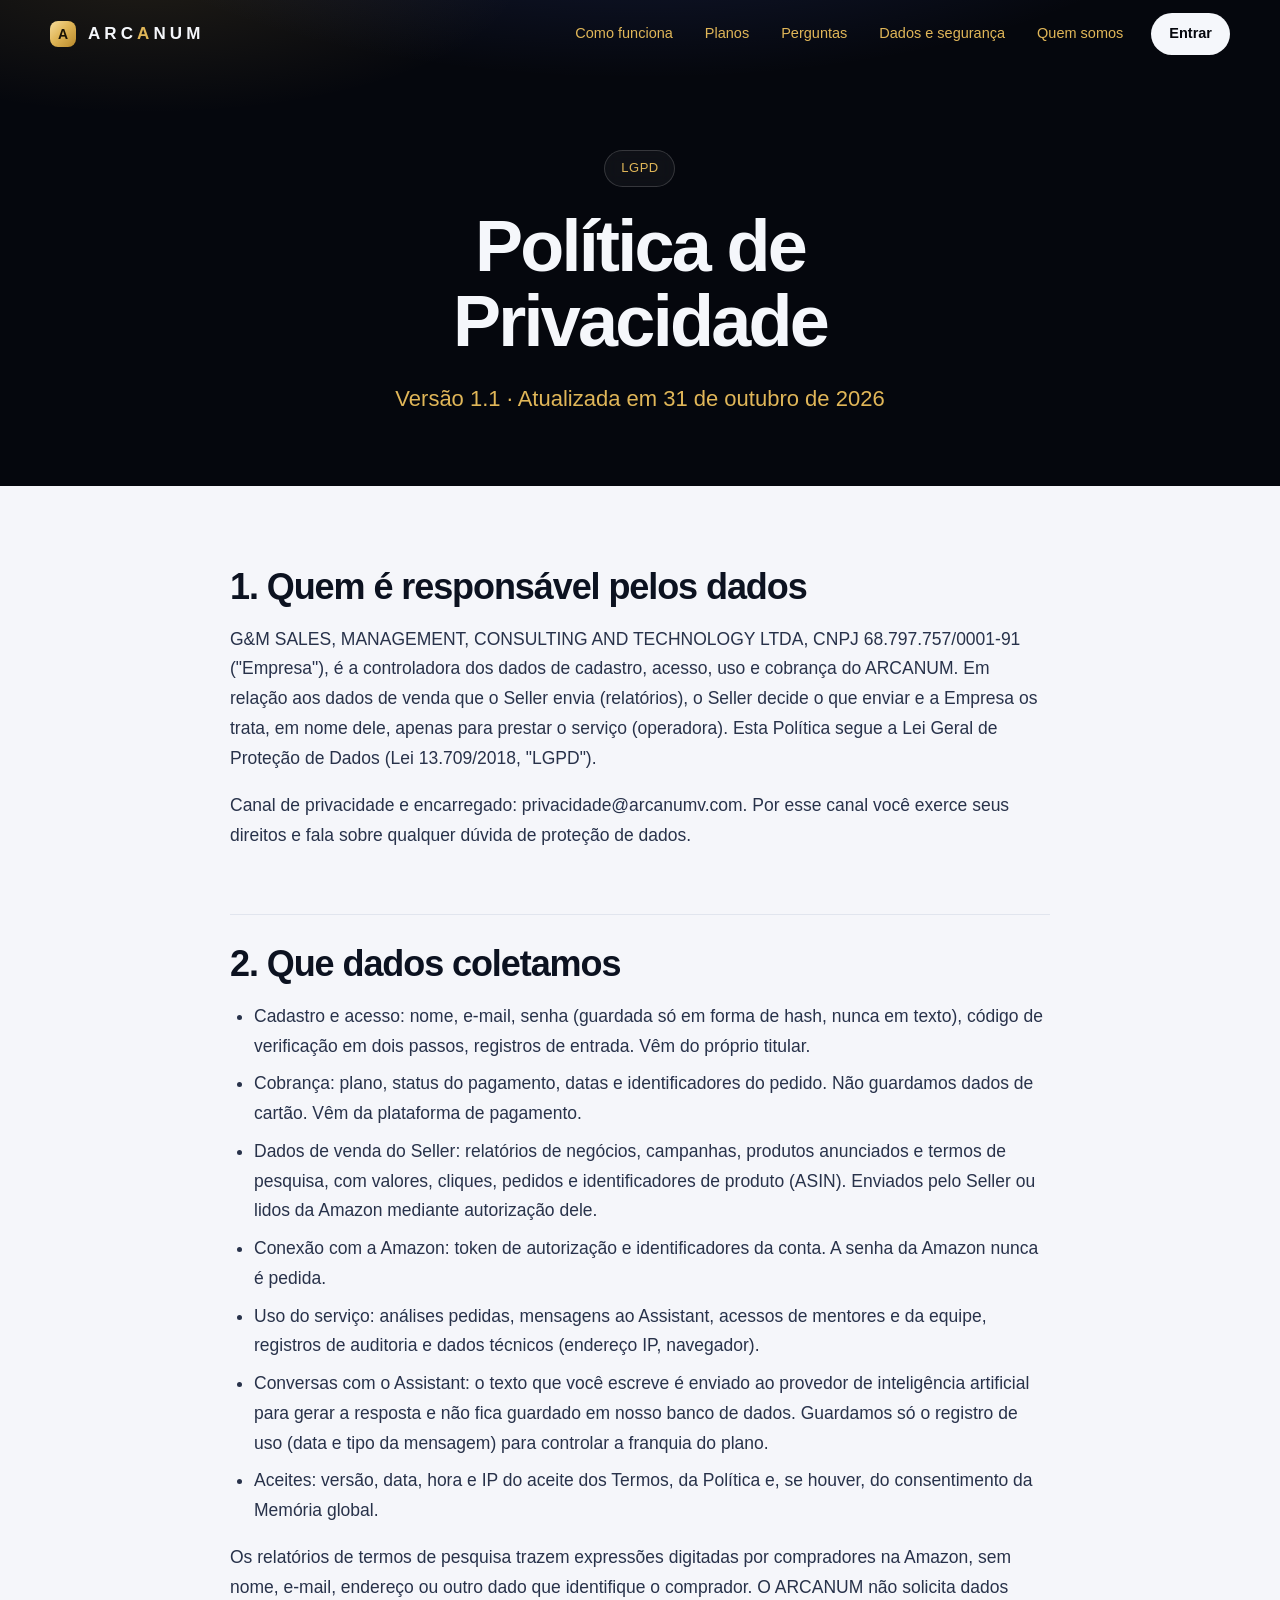
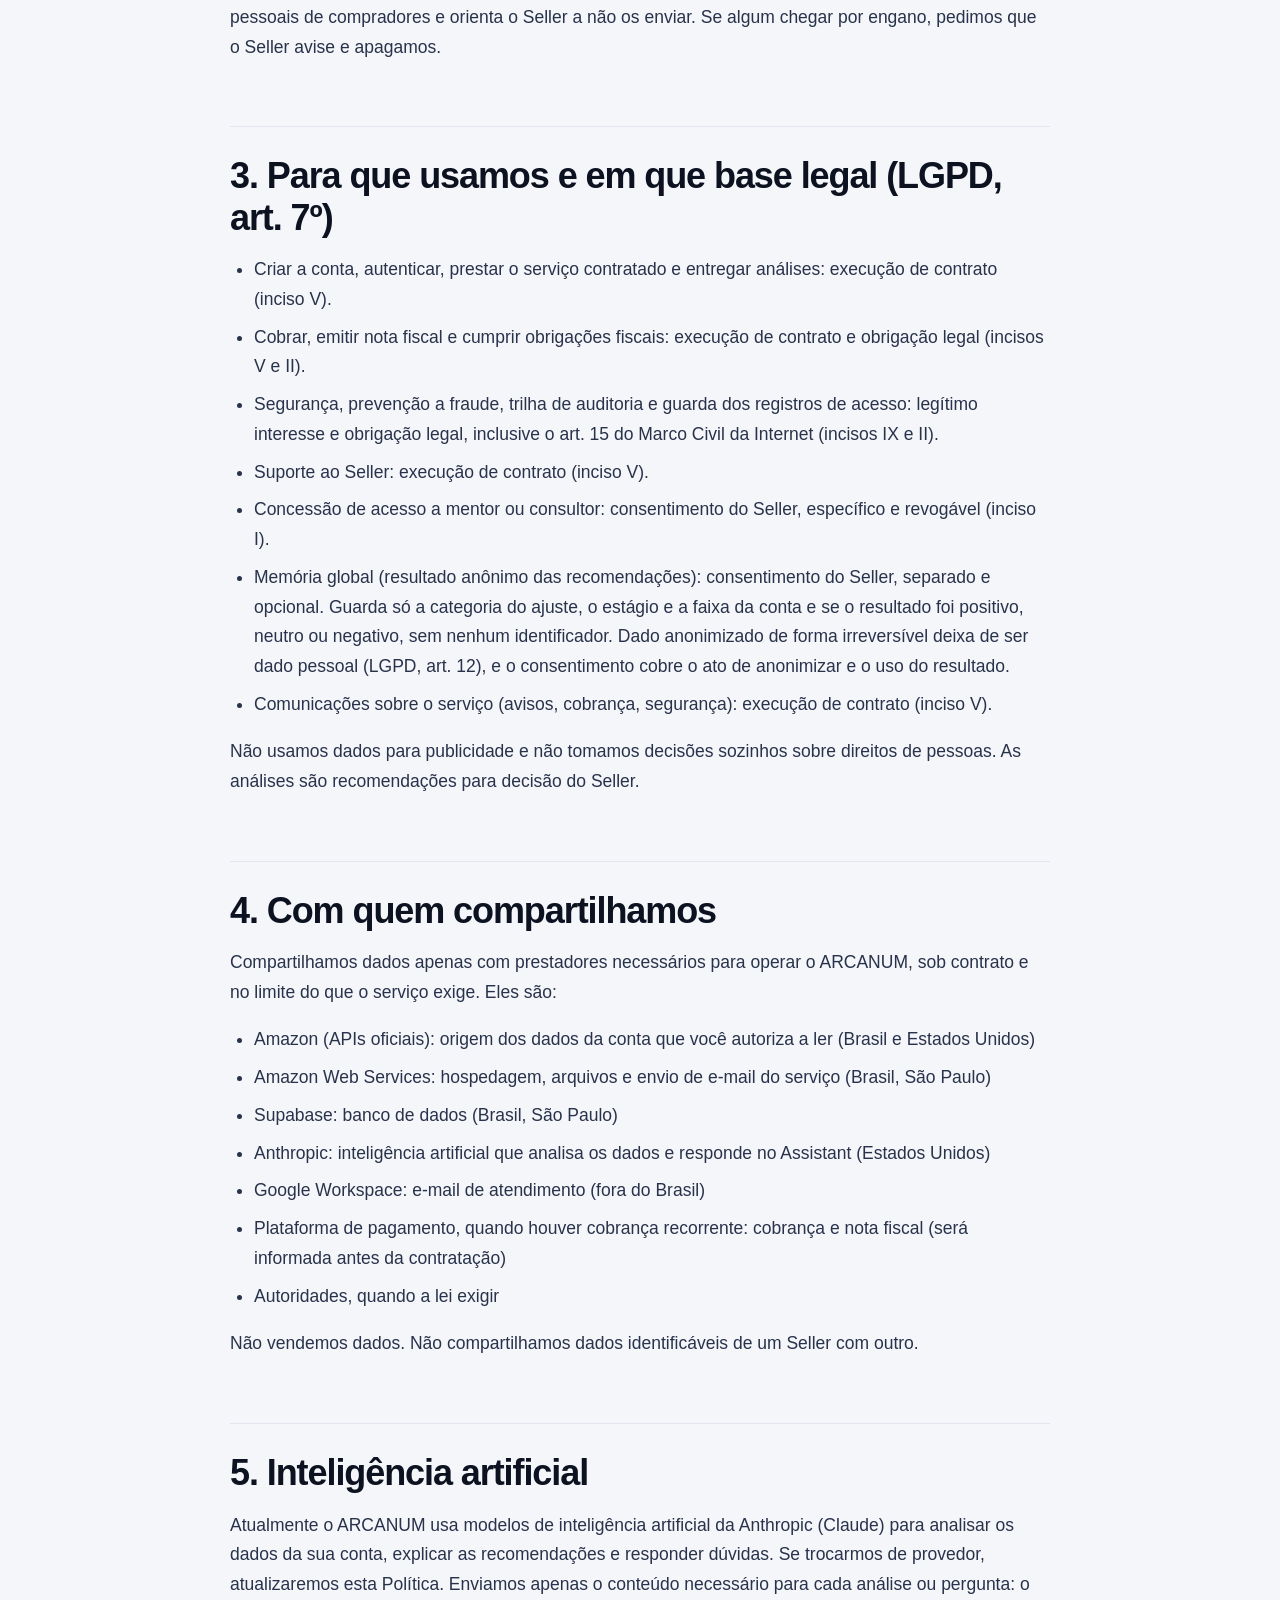
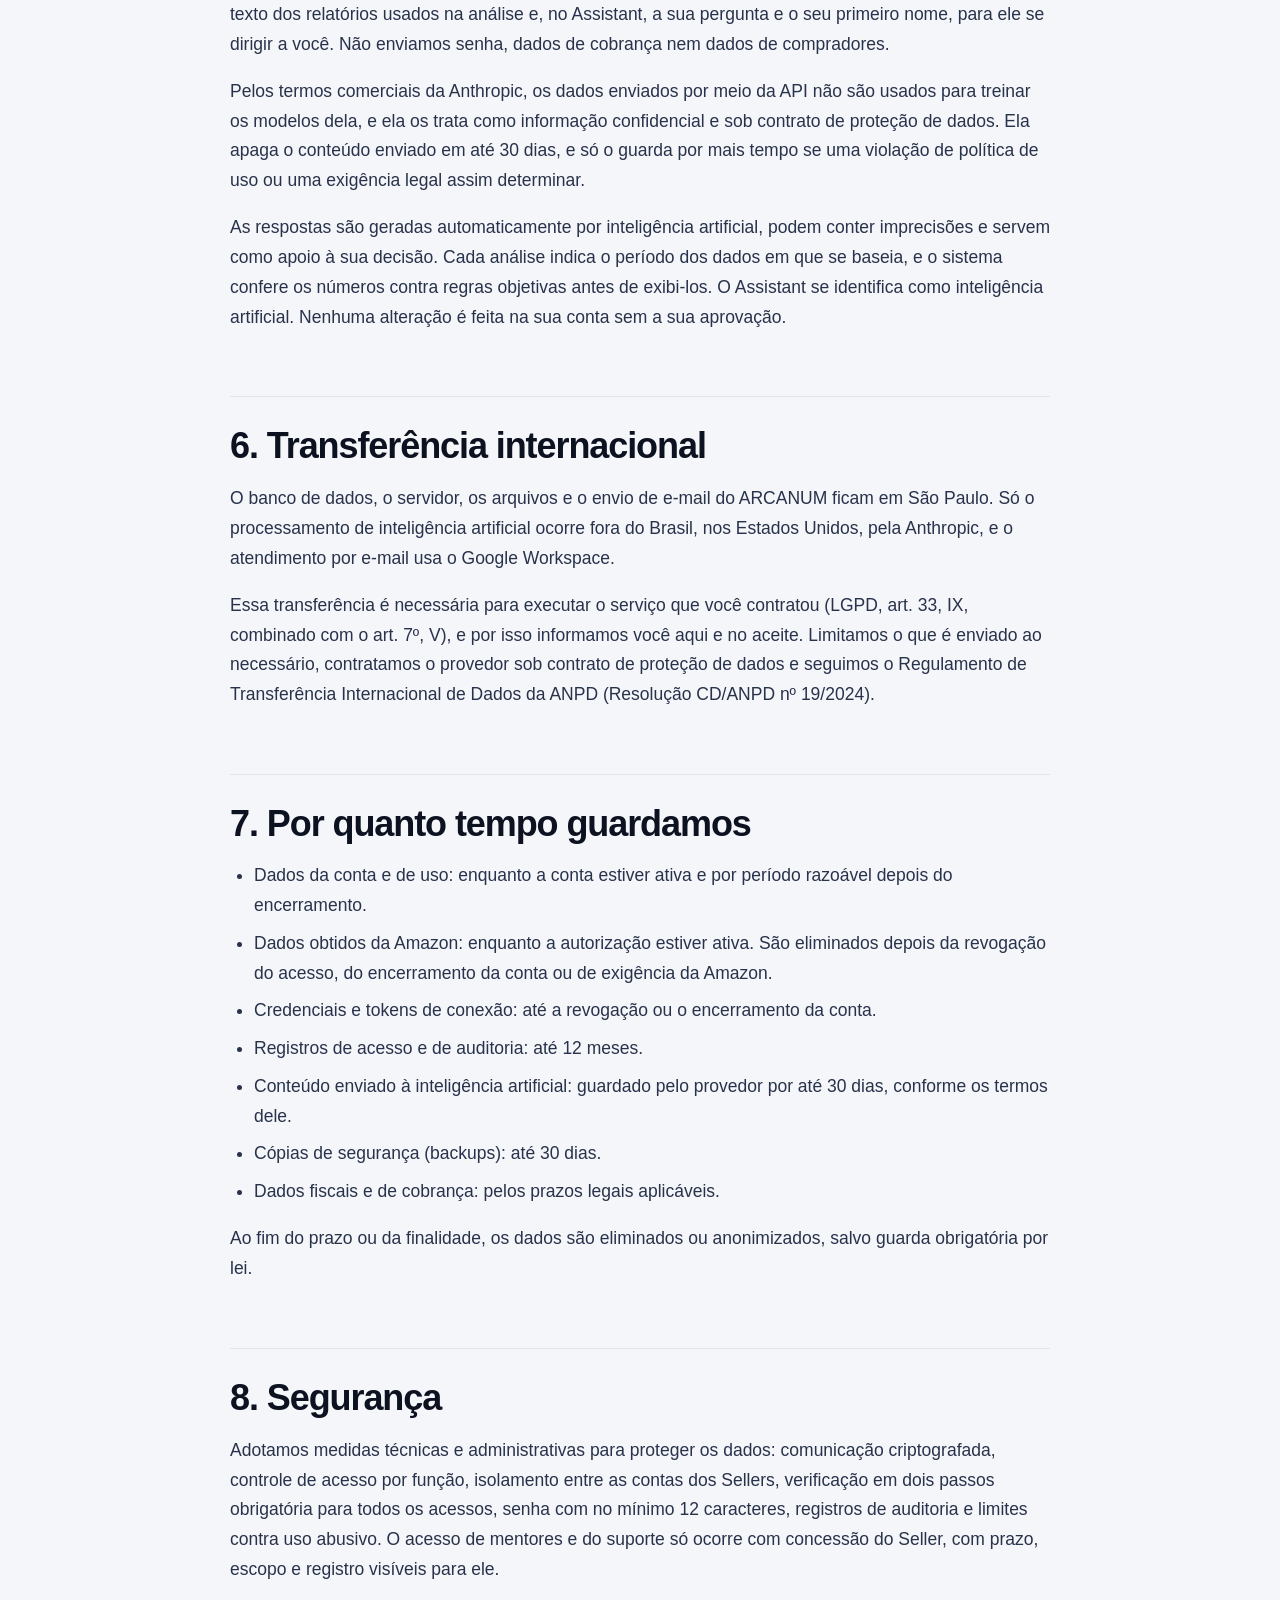
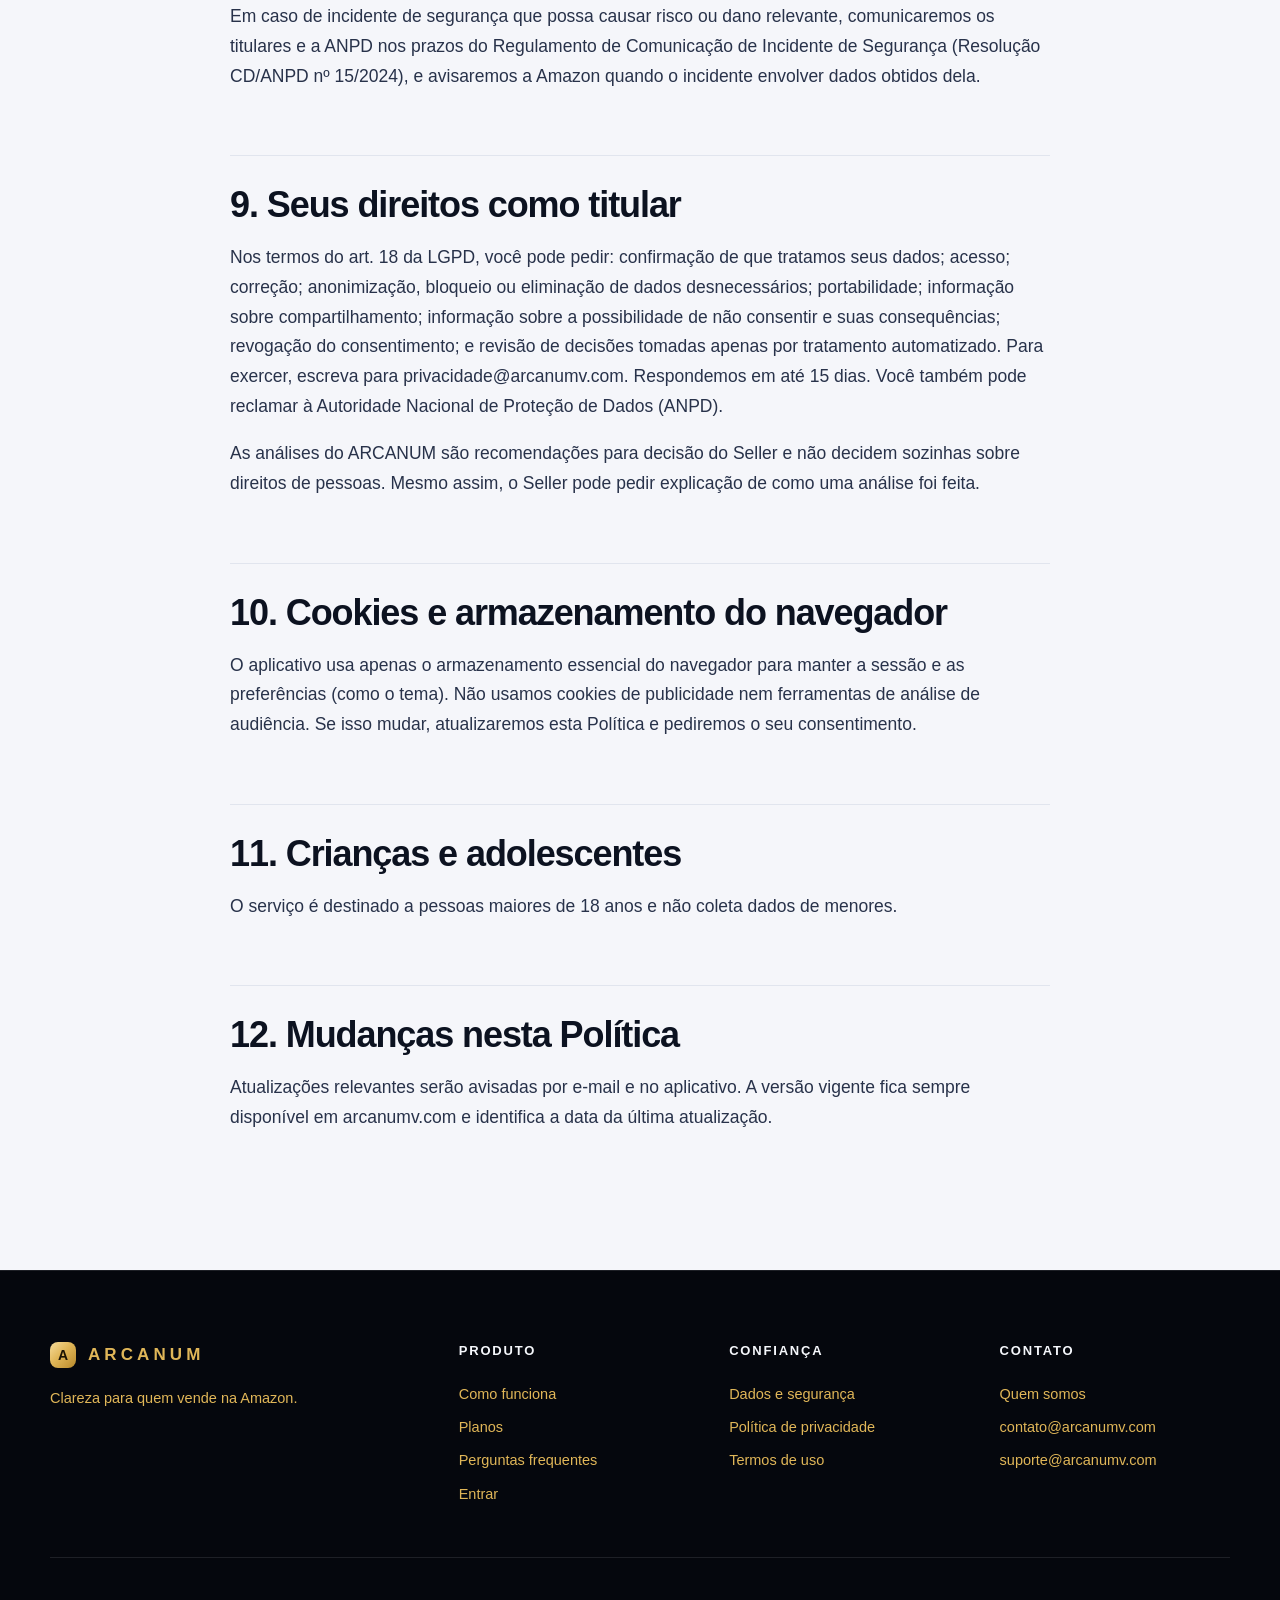
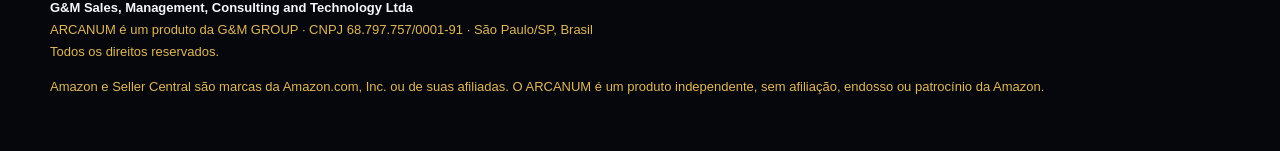
<file: privacidade.html>
<!doctype html>
<html lang="pt-BR">
<head>
<meta charset="utf-8">
<meta name="viewport" content="width=device-width, initial-scale=1, viewport-fit=cover">
<title>Política de Privacidade | ARCANUM</title>
<meta name="description" content="Política de Privacidade do ARCANUM, conforme a LGPD.">
<meta name="theme-color" content="#05070d">
<meta property="og:title" content="Política de Privacidade | ARCANUM"><meta property="og:description" content="Política de Privacidade do ARCANUM, conforme a LGPD."><meta property="og:type" content="website"><meta property="og:url" content="https://arcanumv.com/privacidade.html">
<link rel="canonical" href="https://arcanumv.com/privacidade.html">
<link rel="icon" href="data:image/svg+xml,%3Csvg xmlns='http://www.w3.org/2000/svg' viewBox='0 0 32 32'%3E%3Crect width='32' height='32' rx='9' fill='%23e0b658'/%3E%3Ctext x='16' y='23' font-size='20' font-weight='800' text-anchor='middle' fill='%231a1304' font-family='Arial'%3EA%3C/text%3E%3C/svg%3E">
<link rel="stylesheet" href="/style.css">
<script type="application/ld+json">{"@context": "https://schema.org", "@type": "Organization", "name": "ARCANUM", "url": "https://arcanumv.com", "legalName": "G&M Sales, Management, Consulting and Technology Ltda", "taxID": "68.797.757/0001-91", "email": "contato@arcanumv.com", "address": {"@type": "PostalAddress", "addressLocality": "São Paulo", "addressRegion": "SP", "addressCountry": "BR"}}</script>
</head>
<body>
<a class="pular" href="#conteudo">Pular para o conteúdo</a>
<header class="nav" id="nav"><div class="wrap">
  <a class="logo" href="/" aria-label="ARCANUM, início"><i>A</i><span>ARC<b>A</b>NUM</span></a>
  <button class="burger" id="burger" aria-label="Abrir menu" aria-expanded="false"><svg width="20" height="20" viewBox="0 0 24 24" fill="none" stroke="currentColor" stroke-width="2" stroke-linecap="round"><path d="M4 8h16M4 16h16"/></svg></button>
  <nav class="menu" id="menu" aria-label="Principal"><a href="/como-funciona.html">Como funciona</a><a href="/planos.html">Planos</a><a href="/faq.html">Perguntas</a><a href="/dados-e-seguranca.html">Dados e segurança</a><a href="/quem-somos.html">Quem somos</a><a class="cta" href="https://app.arcanumv.com">Entrar</a></nav>
</div></header>
<main id="conteudo">
<section class="ph"><div class="wrap"><span class="pill">LGPD</span><h1>Política de Privacidade</h1><p class="lead">Versão 1.1 · Atualizada em 31 de outubro de 2026</p></div></section><section class="prose"><div class="narrow">

<h2>1. Quem é responsável pelos dados</h2>
<p>G&amp;M SALES, MANAGEMENT, CONSULTING AND TECHNOLOGY LTDA, CNPJ 68.797.757/0001-91 (&quot;Empresa&quot;), é a controladora dos dados de cadastro, acesso, uso e cobrança do ARCANUM. Em relação aos dados de venda que o Seller envia (relatórios), o Seller decide o que enviar e a Empresa os trata, em nome dele, apenas para prestar o serviço (operadora). Esta Política segue a Lei Geral de Proteção de Dados (Lei 13.709/2018, &quot;LGPD&quot;).</p>
<p>Canal de privacidade e encarregado: privacidade@arcanumv.com. Por esse canal você exerce seus direitos e fala sobre qualquer dúvida de proteção de dados.</p>
<h2>2. Que dados coletamos</h2>
<ul><li>Cadastro e acesso: nome, e-mail, senha (guardada só em forma de hash, nunca em texto), código de verificação em dois passos, registros de entrada. Vêm do próprio titular.</li><li>Cobrança: plano, status do pagamento, datas e identificadores do pedido. Não guardamos dados de cartão. Vêm da plataforma de pagamento.</li><li>Dados de venda do Seller: relatórios de negócios, campanhas, produtos anunciados e termos de pesquisa, com valores, cliques, pedidos e identificadores de produto (ASIN). Enviados pelo Seller ou lidos da Amazon mediante autorização dele.</li><li>Conexão com a Amazon: token de autorização e identificadores da conta. A senha da Amazon nunca é pedida.</li><li>Uso do serviço: análises pedidas, mensagens ao Assistant, acessos de mentores e da equipe, registros de auditoria e dados técnicos (endereço IP, navegador).</li><li>Conversas com o Assistant: o texto que você escreve é enviado ao provedor de inteligência artificial para gerar a resposta e não fica guardado em nosso banco de dados. Guardamos só o registro de uso (data e tipo da mensagem) para controlar a franquia do plano.</li><li>Aceites: versão, data, hora e IP do aceite dos Termos, da Política e, se houver, do consentimento da Memória global.</li></ul>
<p>Os relatórios de termos de pesquisa trazem expressões digitadas por compradores na Amazon, sem nome, e-mail, endereço ou outro dado que identifique o comprador. O ARCANUM não solicita dados pessoais de compradores e orienta o Seller a não os enviar. Se algum chegar por engano, pedimos que o Seller avise e apagamos.</p>
<h2>3. Para que usamos e em que base legal (LGPD, art. 7º)</h2>
<ul><li>Criar a conta, autenticar, prestar o serviço contratado e entregar análises: execução de contrato (inciso V).</li><li>Cobrar, emitir nota fiscal e cumprir obrigações fiscais: execução de contrato e obrigação legal (incisos V e II).</li><li>Segurança, prevenção a fraude, trilha de auditoria e guarda dos registros de acesso: legítimo interesse e obrigação legal, inclusive o art. 15 do Marco Civil da Internet (incisos IX e II).</li><li>Suporte ao Seller: execução de contrato (inciso V).</li><li>Concessão de acesso a mentor ou consultor: consentimento do Seller, específico e revogável (inciso I).</li><li>Memória global (resultado anônimo das recomendações): consentimento do Seller, separado e opcional. Guarda só a categoria do ajuste, o estágio e a faixa da conta e se o resultado foi positivo, neutro ou negativo, sem nenhum identificador. Dado anonimizado de forma irreversível deixa de ser dado pessoal (LGPD, art. 12), e o consentimento cobre o ato de anonimizar e o uso do resultado.</li><li>Comunicações sobre o serviço (avisos, cobrança, segurança): execução de contrato (inciso V).</li></ul>
<p>Não usamos dados para publicidade e não tomamos decisões sozinhos sobre direitos de pessoas. As análises são recomendações para decisão do Seller.</p>
<h2>4. Com quem compartilhamos</h2>
<p>Compartilhamos dados apenas com prestadores necessários para operar o ARCANUM, sob contrato e no limite do que o serviço exige. Eles são:</p>
<ul><li>Amazon (APIs oficiais): origem dos dados da conta que você autoriza a ler (Brasil e Estados Unidos)</li><li>Amazon Web Services: hospedagem, arquivos e envio de e-mail do serviço (Brasil, São Paulo)</li><li>Supabase: banco de dados (Brasil, São Paulo)</li><li>Anthropic: inteligência artificial que analisa os dados e responde no Assistant (Estados Unidos)</li><li>Google Workspace: e-mail de atendimento (fora do Brasil)</li><li>Plataforma de pagamento, quando houver cobrança recorrente: cobrança e nota fiscal (será informada antes da contratação)</li><li>Autoridades, quando a lei exigir</li></ul>
<p>Não vendemos dados. Não compartilhamos dados identificáveis de um Seller com outro.</p>
<h2>5. Inteligência artificial</h2>
<p>Atualmente o ARCANUM usa modelos de inteligência artificial da Anthropic (Claude) para analisar os dados da sua conta, explicar as recomendações e responder dúvidas. Se trocarmos de provedor, atualizaremos esta Política. Enviamos apenas o conteúdo necessário para cada análise ou pergunta: o texto dos relatórios usados na análise e, no Assistant, a sua pergunta e o seu primeiro nome, para ele se dirigir a você. Não enviamos senha, dados de cobrança nem dados de compradores.</p>
<p>Pelos termos comerciais da Anthropic, os dados enviados por meio da API não são usados para treinar os modelos dela, e ela os trata como informação confidencial e sob contrato de proteção de dados. Ela apaga o conteúdo enviado em até 30 dias, e só o guarda por mais tempo se uma violação de política de uso ou uma exigência legal assim determinar.</p>
<p>As respostas são geradas automaticamente por inteligência artificial, podem conter imprecisões e servem como apoio à sua decisão. Cada análise indica o período dos dados em que se baseia, e o sistema confere os números contra regras objetivas antes de exibi-los. O Assistant se identifica como inteligência artificial. Nenhuma alteração é feita na sua conta sem a sua aprovação.</p>
<h2>6. Transferência internacional</h2>
<p>O banco de dados, o servidor, os arquivos e o envio de e-mail do ARCANUM ficam em São Paulo. Só o processamento de inteligência artificial ocorre fora do Brasil, nos Estados Unidos, pela Anthropic, e o atendimento por e-mail usa o Google Workspace.</p>
<p>Essa transferência é necessária para executar o serviço que você contratou (LGPD, art. 33, IX, combinado com o art. 7º, V), e por isso informamos você aqui e no aceite. Limitamos o que é enviado ao necessário, contratamos o provedor sob contrato de proteção de dados e seguimos o Regulamento de Transferência Internacional de Dados da ANPD (Resolução CD/ANPD nº 19/2024).</p>
<h2>7. Por quanto tempo guardamos</h2>
<ul><li>Dados da conta e de uso: enquanto a conta estiver ativa e por período razoável depois do encerramento.</li><li>Dados obtidos da Amazon: enquanto a autorização estiver ativa. São eliminados depois da revogação do acesso, do encerramento da conta ou de exigência da Amazon.</li><li>Credenciais e tokens de conexão: até a revogação ou o encerramento da conta.</li><li>Registros de acesso e de auditoria: até 12 meses.</li><li>Conteúdo enviado à inteligência artificial: guardado pelo provedor por até 30 dias, conforme os termos dele.</li><li>Cópias de segurança (backups): até 30 dias.</li><li>Dados fiscais e de cobrança: pelos prazos legais aplicáveis.</li></ul>
<p>Ao fim do prazo ou da finalidade, os dados são eliminados ou anonimizados, salvo guarda obrigatória por lei.</p>
<h2>8. Segurança</h2>
<p>Adotamos medidas técnicas e administrativas para proteger os dados: comunicação criptografada, controle de acesso por função, isolamento entre as contas dos Sellers, verificação em dois passos obrigatória para todos os acessos, senha com no mínimo 12 caracteres, registros de auditoria e limites contra uso abusivo. O acesso de mentores e do suporte só ocorre com concessão do Seller, com prazo, escopo e registro visíveis para ele.</p>
<p>Em caso de incidente de segurança que possa causar risco ou dano relevante, comunicaremos os titulares e a ANPD nos prazos do Regulamento de Comunicação de Incidente de Segurança (Resolução CD/ANPD nº 15/2024), e avisaremos a Amazon quando o incidente envolver dados obtidos dela.</p>
<h2>9. Seus direitos como titular</h2>
<p>Nos termos do art. 18 da LGPD, você pode pedir: confirmação de que tratamos seus dados; acesso; correção; anonimização, bloqueio ou eliminação de dados desnecessários; portabilidade; informação sobre compartilhamento; informação sobre a possibilidade de não consentir e suas consequências; revogação do consentimento; e revisão de decisões tomadas apenas por tratamento automatizado. Para exercer, escreva para privacidade@arcanumv.com. Respondemos em até 15 dias. Você também pode reclamar à Autoridade Nacional de Proteção de Dados (ANPD).</p>
<p>As análises do ARCANUM são recomendações para decisão do Seller e não decidem sozinhas sobre direitos de pessoas. Mesmo assim, o Seller pode pedir explicação de como uma análise foi feita.</p>
<h2>10. Cookies e armazenamento do navegador</h2>
<p>O aplicativo usa apenas o armazenamento essencial do navegador para manter a sessão e as preferências (como o tema). Não usamos cookies de publicidade nem ferramentas de análise de audiência. Se isso mudar, atualizaremos esta Política e pediremos o seu consentimento.</p>
<h2>11. Crianças e adolescentes</h2>
<p>O serviço é destinado a pessoas maiores de 18 anos e não coleta dados de menores.</p>
<h2>12. Mudanças nesta Política</h2>
<p>Atualizações relevantes serão avisadas por e-mail e no aplicativo. A versão vigente fica sempre disponível em arcanumv.com e identifica a data da última atualização.</p></div></section>
</main>
<footer><div class="wrap">
  <div class="fcols">
    <div><a class="logo" href="/" style="padding:0"><i>A</i><span>ARC<b>A</b>NUM</span></a><p style="margin:18px 0 0;max-width:34ch">Clareza para quem vende na Amazon.</p></div>
    <div><h4>Produto</h4><a href="/como-funciona.html">Como funciona</a><a href="/planos.html">Planos</a><a href="/faq.html">Perguntas frequentes</a><a href="https://app.arcanumv.com">Entrar</a></div>
    <div><h4>Confiança</h4><a href="/dados-e-seguranca.html">Dados e segurança</a><a href="/privacidade.html">Política de privacidade</a><a href="/termos.html">Termos de uso</a></div>
    <div><h4>Contato</h4><a href="/quem-somos.html">Quem somos</a><a href="mailto:contato@arcanumv.com">contato@arcanumv.com</a><a href="mailto:suporte@arcanumv.com">suporte@arcanumv.com</a></div>
  </div>
  <div class="legal">
    <p><strong style="color:var(--tx)">G&amp;M Sales, Management, Consulting and Technology Ltda</strong><br>ARCANUM é um produto da G&amp;M GROUP · CNPJ 68.797.757/0001-91 · São Paulo/SP, Brasil<br>Todos os direitos reservados.</p>
    <p>Amazon e Seller Central são marcas da Amazon.com, Inc. ou de suas afiliadas. O ARCANUM é um produto independente, sem afiliação, endosso ou patrocínio da Amazon.</p>
  </div>
</div></footer>
<script>
(function(){
  var n=document.getElementById('nav'),b=document.getElementById('burger'),m=document.getElementById('menu');
  function s(){n.classList.toggle('sc',window.scrollY>12);} s(); window.addEventListener('scroll',s,{passive:true});
  b.addEventListener('click',function(){var o=m.classList.toggle('open');b.setAttribute('aria-expanded',o);});
  var r=document.querySelectorAll('.rv');
  if(location.search.indexOf('estatico')>-1){r.forEach(function(x){x.classList.add('in');});}else if('IntersectionObserver' in window){var io=new IntersectionObserver(function(es){es.forEach(function(e){if(e.isIntersecting){e.target.classList.add('in');io.unobserve(e.target);}});},{threshold:.12});r.forEach(function(x){io.observe(x);});}else{r.forEach(function(x){x.classList.add('in');});}
  var a=document.querySelector('.app');
  if(a&&!window.matchMedia('(prefers-reduced-motion: reduce)').matches){window.addEventListener('scroll',function(){var y=Math.min(window.scrollY,520);a.style.setProperty('--rx',(9-y/520*9)+'deg');},{passive:true});}
})();
</script>
</body>
</html>
</file>
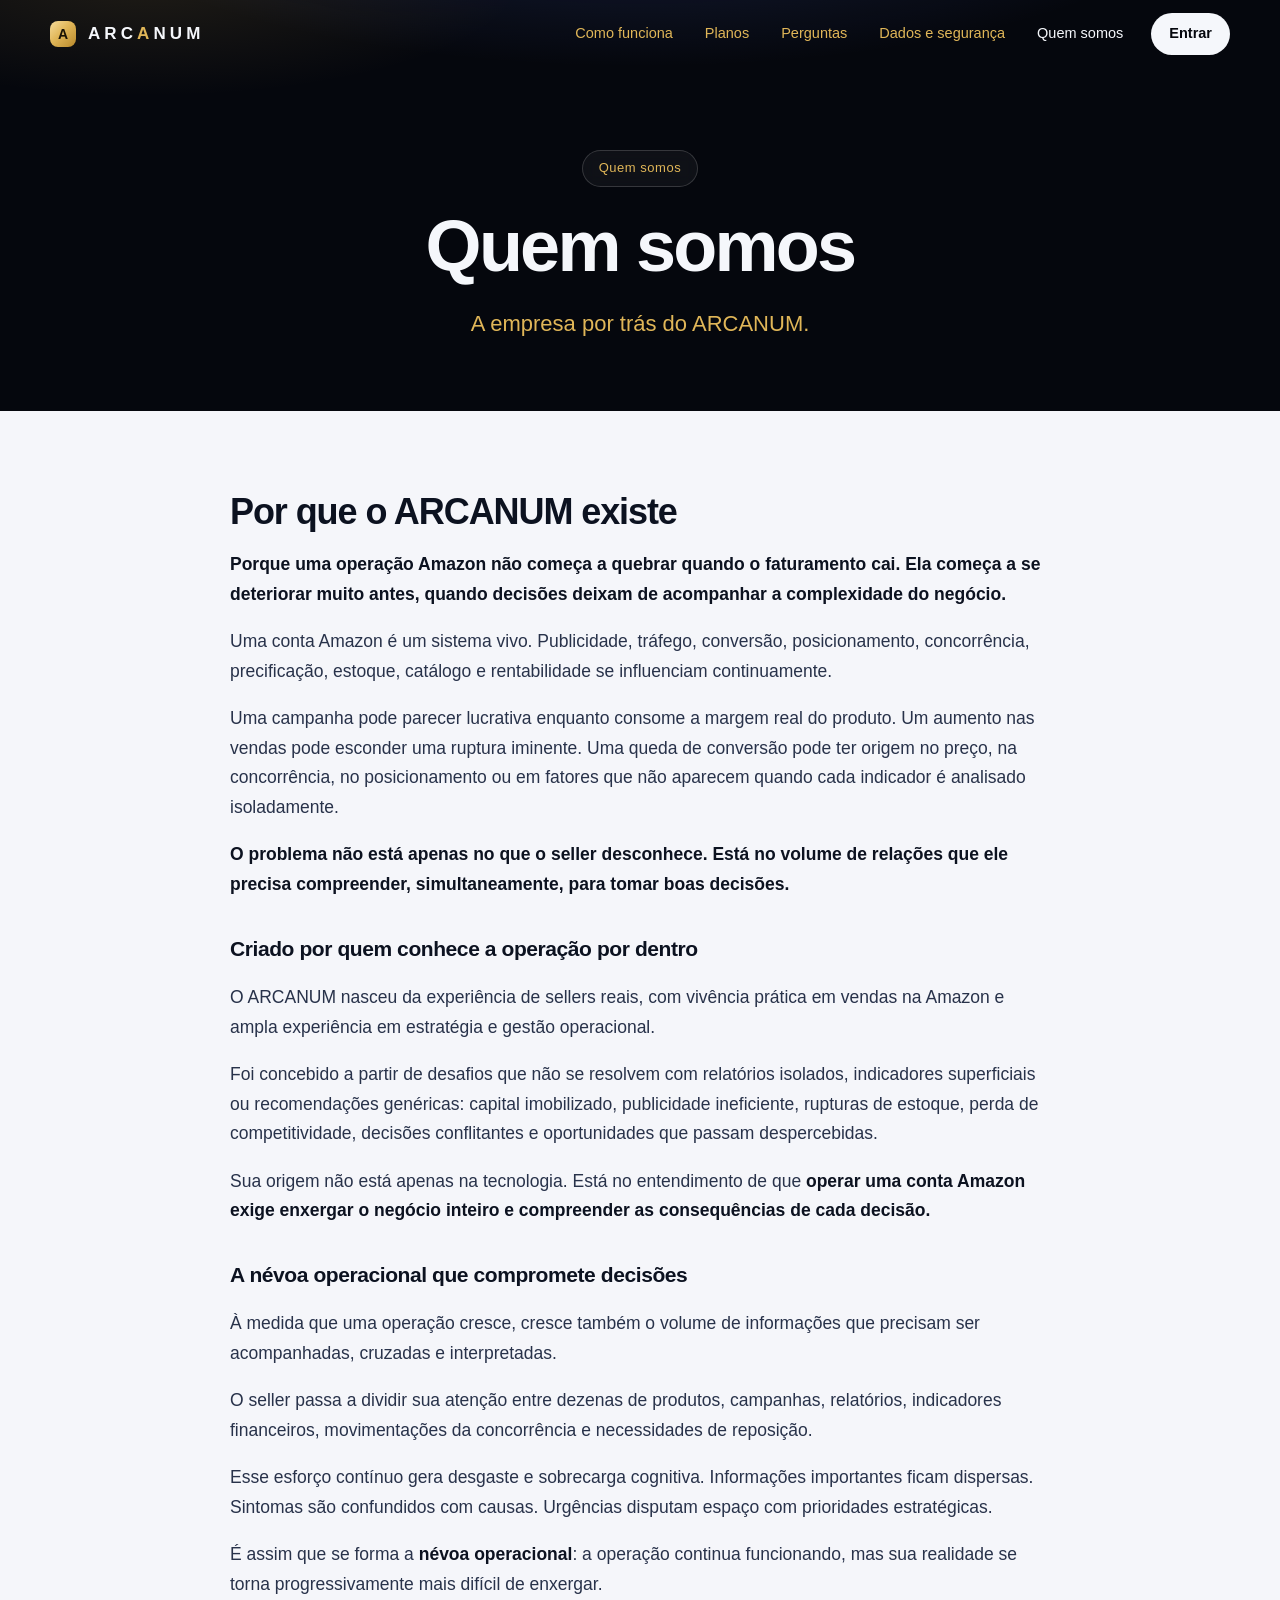
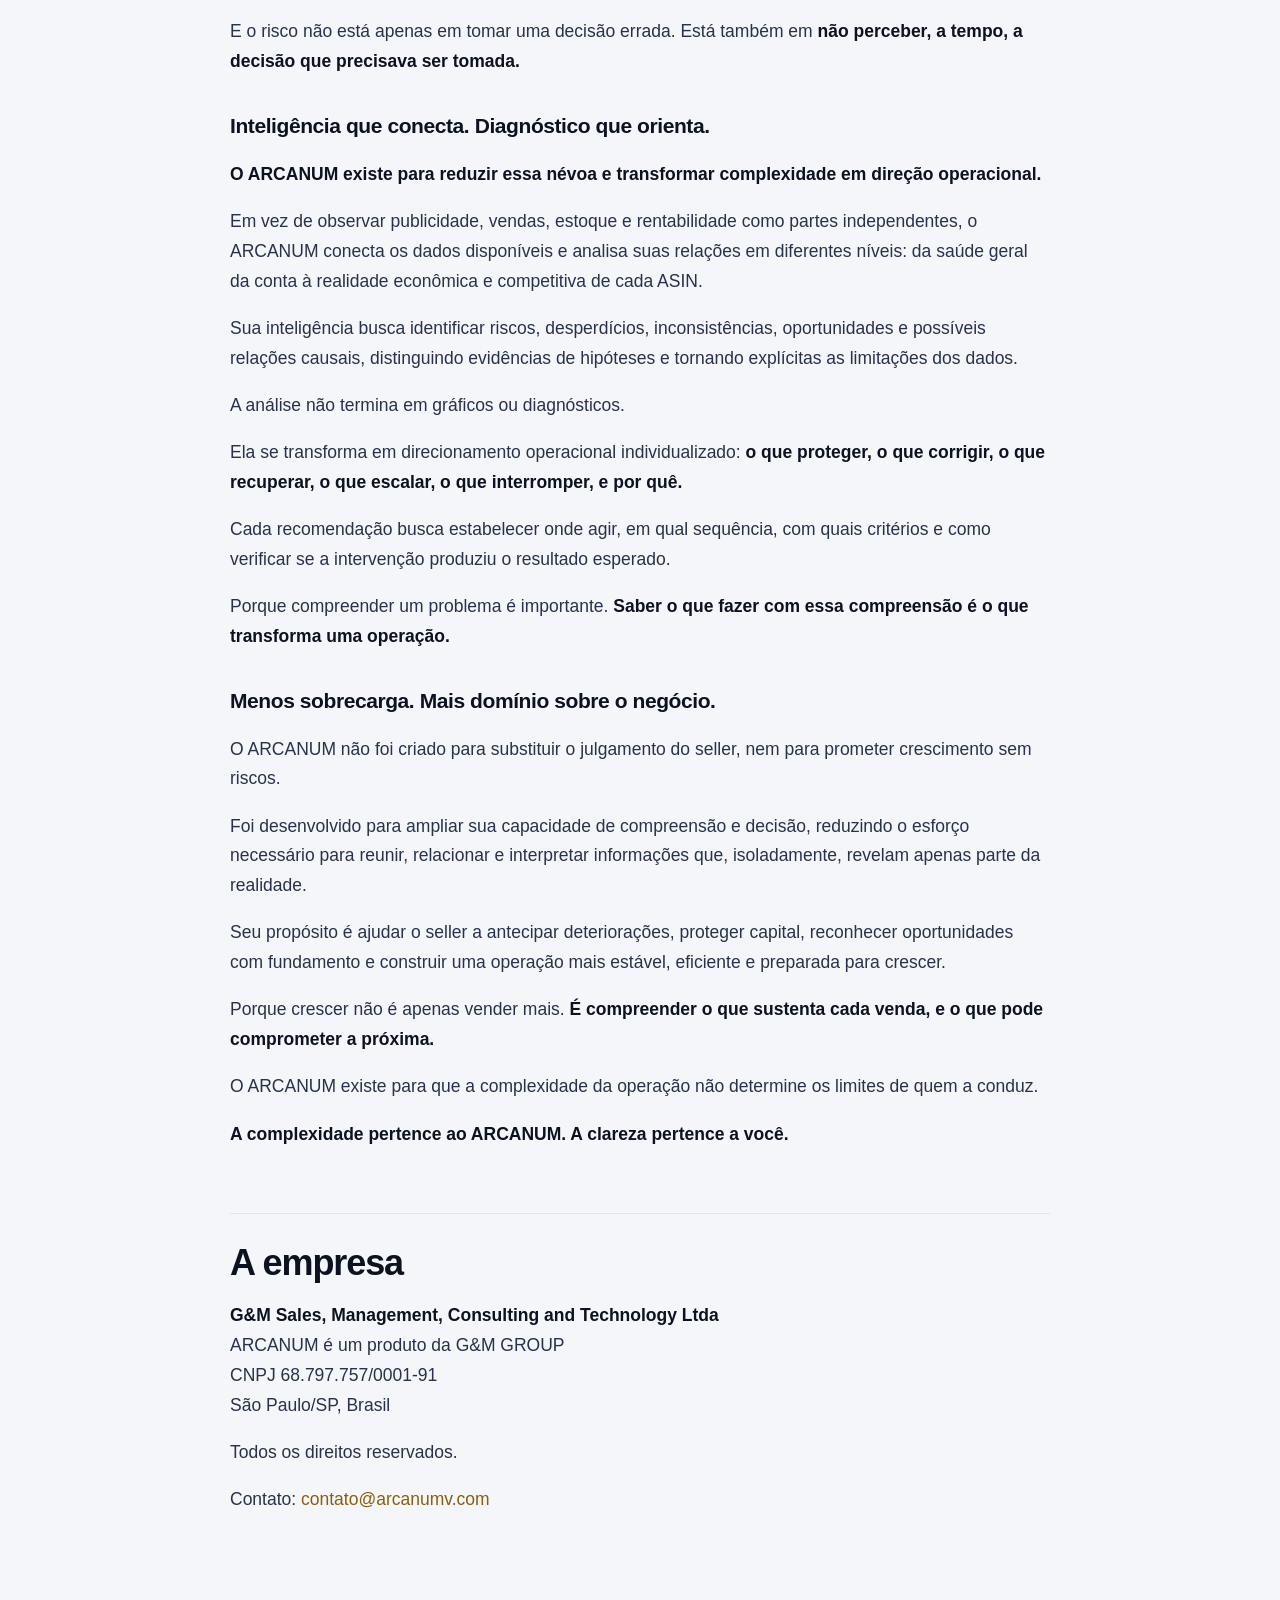
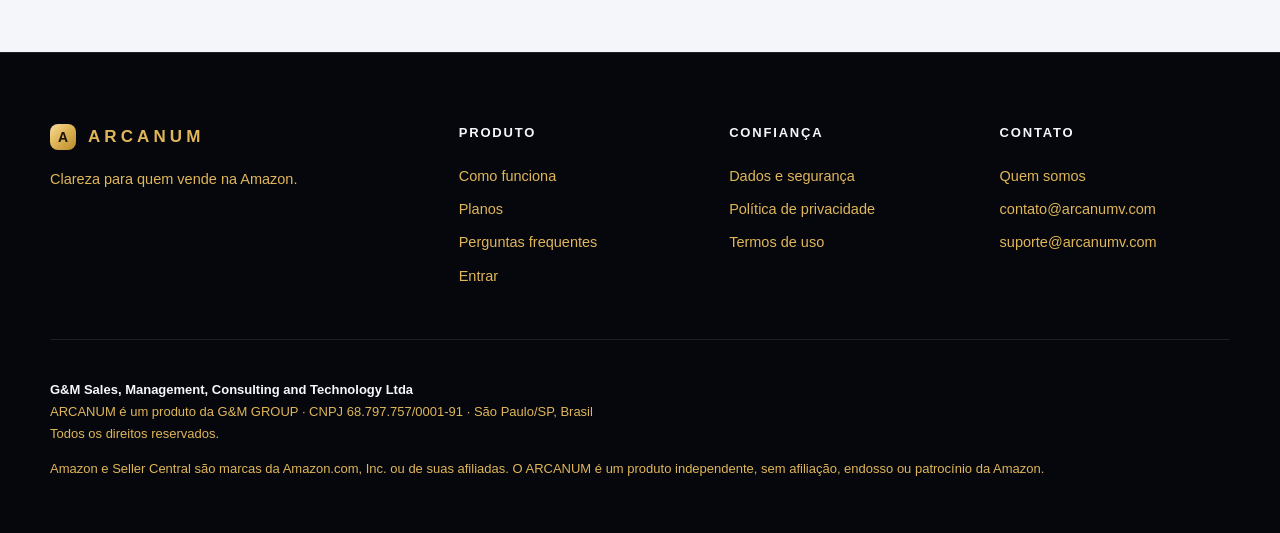
<file: quem-somos.html>
<!doctype html>
<html lang="pt-BR">
<head>
<meta charset="utf-8">
<meta name="viewport" content="width=device-width, initial-scale=1, viewport-fit=cover">
<title>Quem somos | ARCANUM</title>
<meta name="description" content="O ARCANUM é um produto da G&amp;M Sales, Management, Consulting and Technology Ltda.">
<meta name="theme-color" content="#05070d">
<meta property="og:title" content="Quem somos | ARCANUM"><meta property="og:description" content="O ARCANUM é um produto da G&amp;M Sales, Management, Consulting and Technology Ltda."><meta property="og:type" content="website"><meta property="og:url" content="https://arcanumv.com/quem-somos.html">
<link rel="canonical" href="https://arcanumv.com/quem-somos.html">
<link rel="icon" href="data:image/svg+xml,%3Csvg xmlns='http://www.w3.org/2000/svg' viewBox='0 0 32 32'%3E%3Crect width='32' height='32' rx='9' fill='%23e0b658'/%3E%3Ctext x='16' y='23' font-size='20' font-weight='800' text-anchor='middle' fill='%231a1304' font-family='Arial'%3EA%3C/text%3E%3C/svg%3E">
<link rel="stylesheet" href="/style.css">
<script type="application/ld+json">{"@context": "https://schema.org", "@type": "Organization", "name": "ARCANUM", "url": "https://arcanumv.com", "legalName": "G&M Sales, Management, Consulting and Technology Ltda", "taxID": "68.797.757/0001-91", "email": "contato@arcanumv.com", "address": {"@type": "PostalAddress", "addressLocality": "São Paulo", "addressRegion": "SP", "addressCountry": "BR"}}</script>
</head>
<body>
<a class="pular" href="#conteudo">Pular para o conteúdo</a>
<header class="nav" id="nav"><div class="wrap">
  <a class="logo" href="/" aria-label="ARCANUM, início"><i>A</i><span>ARC<b>A</b>NUM</span></a>
  <button class="burger" id="burger" aria-label="Abrir menu" aria-expanded="false"><svg width="20" height="20" viewBox="0 0 24 24" fill="none" stroke="currentColor" stroke-width="2" stroke-linecap="round"><path d="M4 8h16M4 16h16"/></svg></button>
  <nav class="menu" id="menu" aria-label="Principal"><a href="/como-funciona.html">Como funciona</a><a href="/planos.html">Planos</a><a href="/faq.html">Perguntas</a><a href="/dados-e-seguranca.html">Dados e segurança</a><a href="/quem-somos.html" aria-current="page">Quem somos</a><a class="cta" href="https://app.arcanumv.com">Entrar</a></nav>
</div></header>
<main id="conteudo">
<section class="ph"><div class="wrap"><span class="pill">Quem somos</span><h1>Quem somos</h1><p class="lead">A empresa por trás do ARCANUM.</p></div></section><section class="prose"><div class="narrow"><h2>Por que o ARCANUM existe</h2>
<p><strong>Porque uma operação Amazon não começa a quebrar quando o faturamento cai. Ela começa a se deteriorar muito antes, quando decisões deixam de acompanhar a complexidade do negócio.</strong></p>
<p>Uma conta Amazon é um sistema vivo. Publicidade, tráfego, conversão, posicionamento, concorrência, precificação, estoque, catálogo e rentabilidade se influenciam continuamente.</p>
<p>Uma campanha pode parecer lucrativa enquanto consome a margem real do produto. Um aumento nas vendas pode esconder uma ruptura iminente. Uma queda de conversão pode ter origem no preço, na concorrência, no posicionamento ou em fatores que não aparecem quando cada indicador é analisado isoladamente.</p>
<p><strong>O problema não está apenas no que o seller desconhece. Está no volume de relações que ele precisa compreender, simultaneamente, para tomar boas decisões.</strong></p>
<h3>Criado por quem conhece a operação por dentro</h3>
<p>O ARCANUM nasceu da experiência de sellers reais, com vivência prática em vendas na Amazon e ampla experiência em estratégia e gestão operacional.</p>
<p>Foi concebido a partir de desafios que não se resolvem com relatórios isolados, indicadores superficiais ou recomendações genéricas: capital imobilizado, publicidade ineficiente, rupturas de estoque, perda de competitividade, decisões conflitantes e oportunidades que passam despercebidas.</p>
<p>Sua origem não está apenas na tecnologia. Está no entendimento de que <strong>operar uma conta Amazon exige enxergar o negócio inteiro e compreender as consequências de cada decisão.</strong></p>
<h3>A névoa operacional que compromete decisões</h3>
<p>À medida que uma operação cresce, cresce também o volume de informações que precisam ser acompanhadas, cruzadas e interpretadas.</p>
<p>O seller passa a dividir sua atenção entre dezenas de produtos, campanhas, relatórios, indicadores financeiros, movimentações da concorrência e necessidades de reposição.</p>
<p>Esse esforço contínuo gera desgaste e sobrecarga cognitiva. Informações importantes ficam dispersas. Sintomas são confundidos com causas. Urgências disputam espaço com prioridades estratégicas.</p>
<p>É assim que se forma a <strong>névoa operacional</strong>: a operação continua funcionando, mas sua realidade se torna progressivamente mais difícil de enxergar.</p>
<p>E o risco não está apenas em tomar uma decisão errada. Está também em <strong>não perceber, a tempo, a decisão que precisava ser tomada.</strong></p>
<h3>Inteligência que conecta. Diagnóstico que orienta.</h3>
<p><strong>O ARCANUM existe para reduzir essa névoa e transformar complexidade em direção operacional.</strong></p>
<p>Em vez de observar publicidade, vendas, estoque e rentabilidade como partes independentes, o ARCANUM conecta os dados disponíveis e analisa suas relações em diferentes níveis: da saúde geral da conta à realidade econômica e competitiva de cada ASIN.</p>
<p>Sua inteligência busca identificar riscos, desperdícios, inconsistências, oportunidades e possíveis relações causais, distinguindo evidências de hipóteses e tornando explícitas as limitações dos dados.</p>
<p>A análise não termina em gráficos ou diagnósticos.</p>
<p>Ela se transforma em direcionamento operacional individualizado: <strong>o que proteger, o que corrigir, o que recuperar, o que escalar, o que interromper, e por quê.</strong></p>
<p>Cada recomendação busca estabelecer onde agir, em qual sequência, com quais critérios e como verificar se a intervenção produziu o resultado esperado.</p>
<p>Porque compreender um problema é importante. <strong>Saber o que fazer com essa compreensão é o que transforma uma operação.</strong></p>
<h3>Menos sobrecarga. Mais domínio sobre o negócio.</h3>
<p>O ARCANUM não foi criado para substituir o julgamento do seller, nem para prometer crescimento sem riscos.</p>
<p>Foi desenvolvido para ampliar sua capacidade de compreensão e decisão, reduzindo o esforço necessário para reunir, relacionar e interpretar informações que, isoladamente, revelam apenas parte da realidade.</p>
<p>Seu propósito é ajudar o seller a antecipar deteriorações, proteger capital, reconhecer oportunidades com fundamento e construir uma operação mais estável, eficiente e preparada para crescer.</p>
<p>Porque crescer não é apenas vender mais. <strong>É compreender o que sustenta cada venda, e o que pode comprometer a próxima.</strong></p>
<p>O ARCANUM existe para que a complexidade da operação não determine os limites de quem a conduz.</p>
<p><strong>A complexidade pertence ao ARCANUM. A clareza pertence a você.</strong></p>
<h2>A empresa</h2>
<p><strong>G&amp;M Sales, Management, Consulting and Technology Ltda</strong><br>
ARCANUM é um produto da G&amp;M GROUP<br>
CNPJ 68.797.757/0001-91<br>
São Paulo/SP, Brasil</p>
<p>Todos os direitos reservados.</p>
<p>Contato: <a href="mailto:contato@arcanumv.com">contato@arcanumv.com</a></p>
</div></section>
</main>
<footer><div class="wrap">
  <div class="fcols">
    <div><a class="logo" href="/" style="padding:0"><i>A</i><span>ARC<b>A</b>NUM</span></a><p style="margin:18px 0 0;max-width:34ch">Clareza para quem vende na Amazon.</p></div>
    <div><h4>Produto</h4><a href="/como-funciona.html">Como funciona</a><a href="/planos.html">Planos</a><a href="/faq.html">Perguntas frequentes</a><a href="https://app.arcanumv.com">Entrar</a></div>
    <div><h4>Confiança</h4><a href="/dados-e-seguranca.html">Dados e segurança</a><a href="/privacidade.html">Política de privacidade</a><a href="/termos.html">Termos de uso</a></div>
    <div><h4>Contato</h4><a href="/quem-somos.html">Quem somos</a><a href="mailto:contato@arcanumv.com">contato@arcanumv.com</a><a href="mailto:suporte@arcanumv.com">suporte@arcanumv.com</a></div>
  </div>
  <div class="legal">
    <p><strong style="color:var(--tx)">G&amp;M Sales, Management, Consulting and Technology Ltda</strong><br>ARCANUM é um produto da G&amp;M GROUP · CNPJ 68.797.757/0001-91 · São Paulo/SP, Brasil<br>Todos os direitos reservados.</p>
    <p>Amazon e Seller Central são marcas da Amazon.com, Inc. ou de suas afiliadas. O ARCANUM é um produto independente, sem afiliação, endosso ou patrocínio da Amazon.</p>
  </div>
</div></footer>
<script>
(function(){
  var n=document.getElementById('nav'),b=document.getElementById('burger'),m=document.getElementById('menu');
  function s(){n.classList.toggle('sc',window.scrollY>12);} s(); window.addEventListener('scroll',s,{passive:true});
  b.addEventListener('click',function(){var o=m.classList.toggle('open');b.setAttribute('aria-expanded',o);});
  var r=document.querySelectorAll('.rv');
  if(location.search.indexOf('estatico')>-1){r.forEach(function(x){x.classList.add('in');});}else if('IntersectionObserver' in window){var io=new IntersectionObserver(function(es){es.forEach(function(e){if(e.isIntersecting){e.target.classList.add('in');io.unobserve(e.target);}});},{threshold:.12});r.forEach(function(x){io.observe(x);});}else{r.forEach(function(x){x.classList.add('in');});}
  var a=document.querySelector('.app');
  if(a&&!window.matchMedia('(prefers-reduced-motion: reduce)').matches){window.addEventListener('scroll',function(){var y=Math.min(window.scrollY,520);a.style.setProperty('--rx',(9-y/520*9)+'deg');},{passive:true});}
})();
</script>
</body>
</html>
</file>
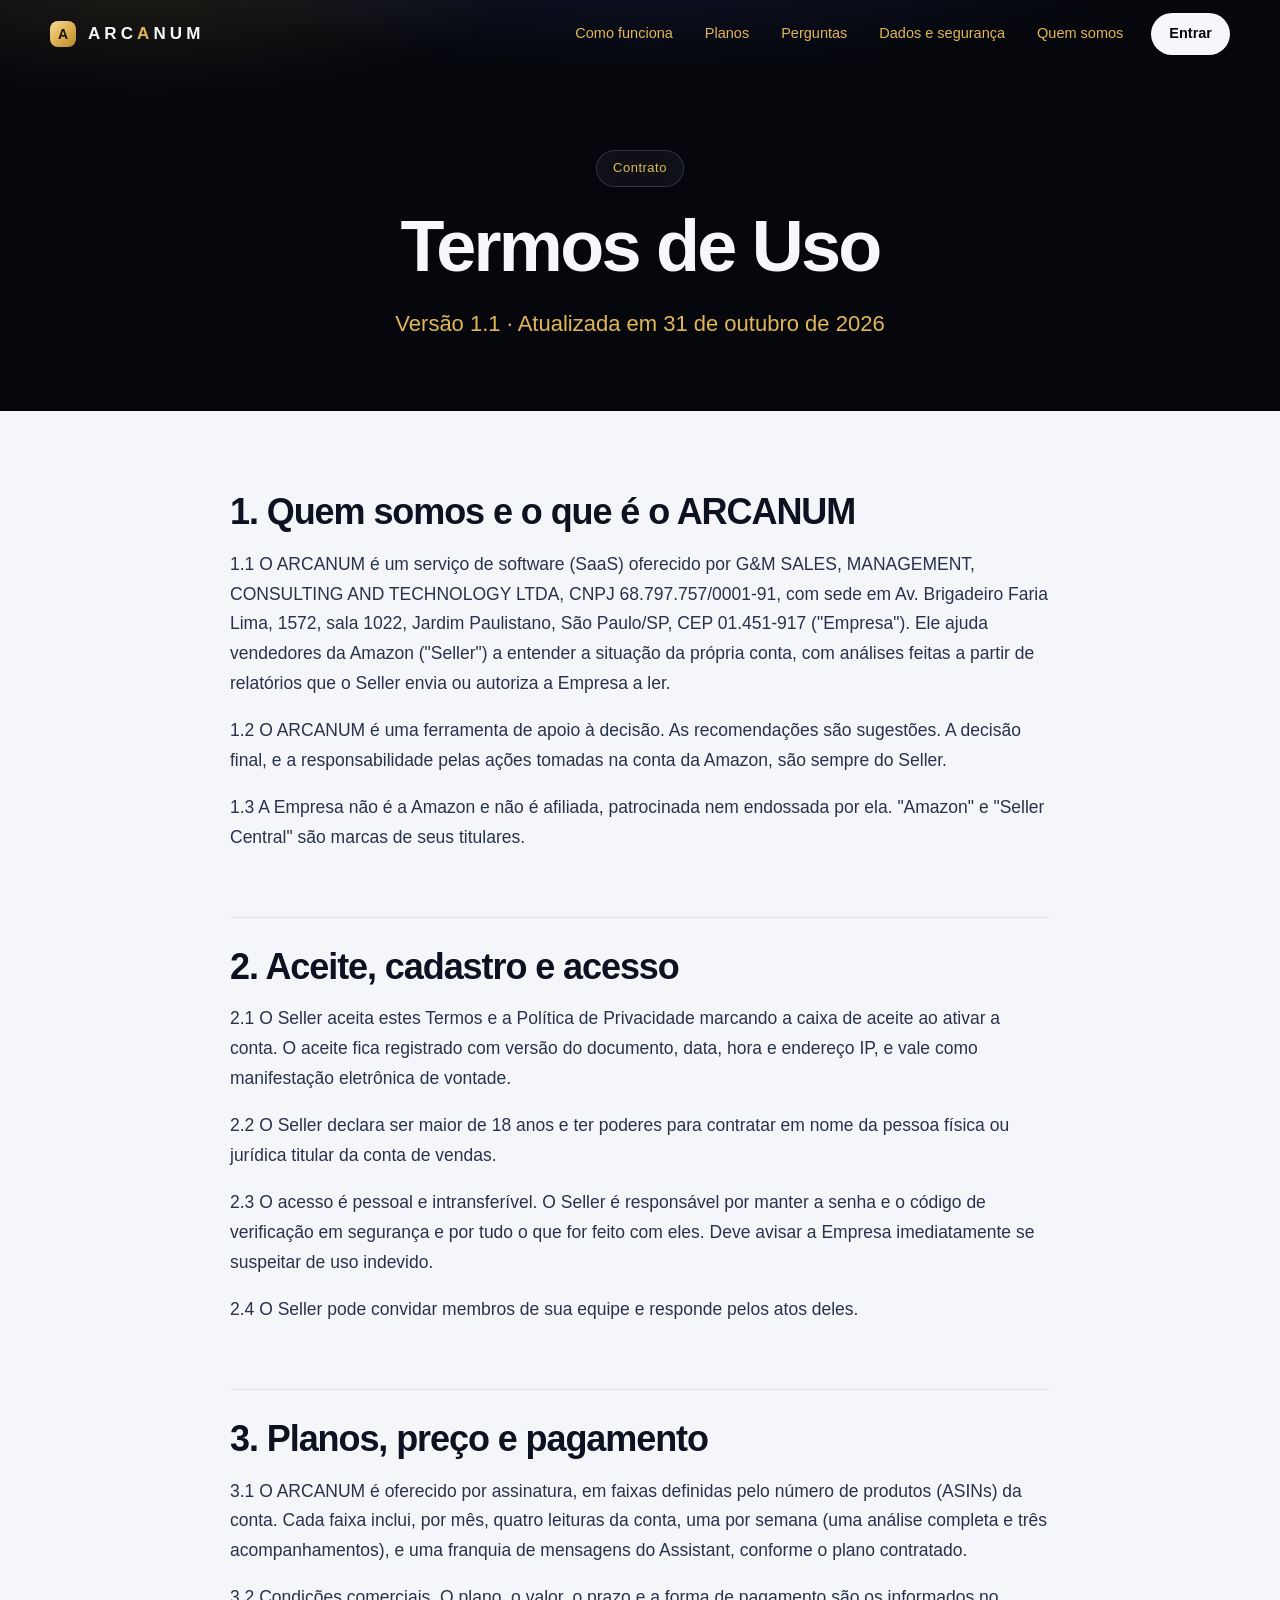
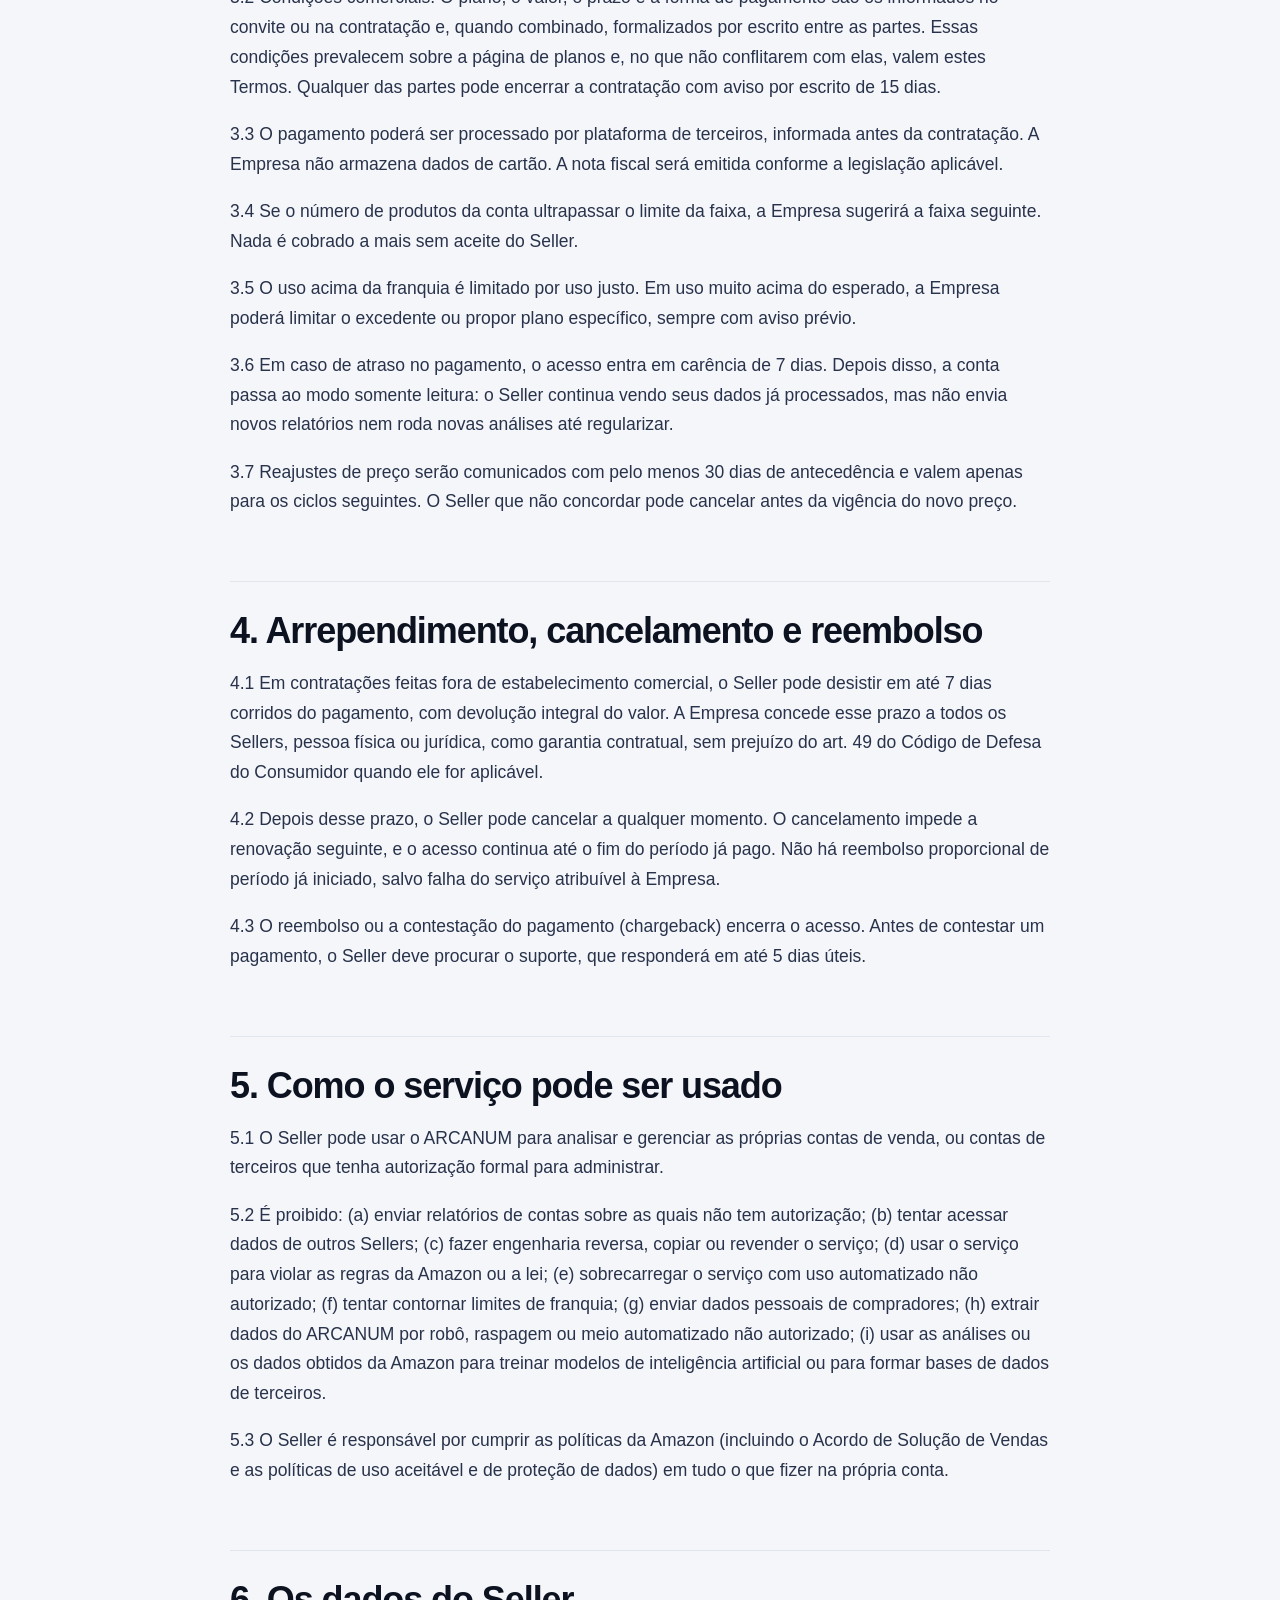
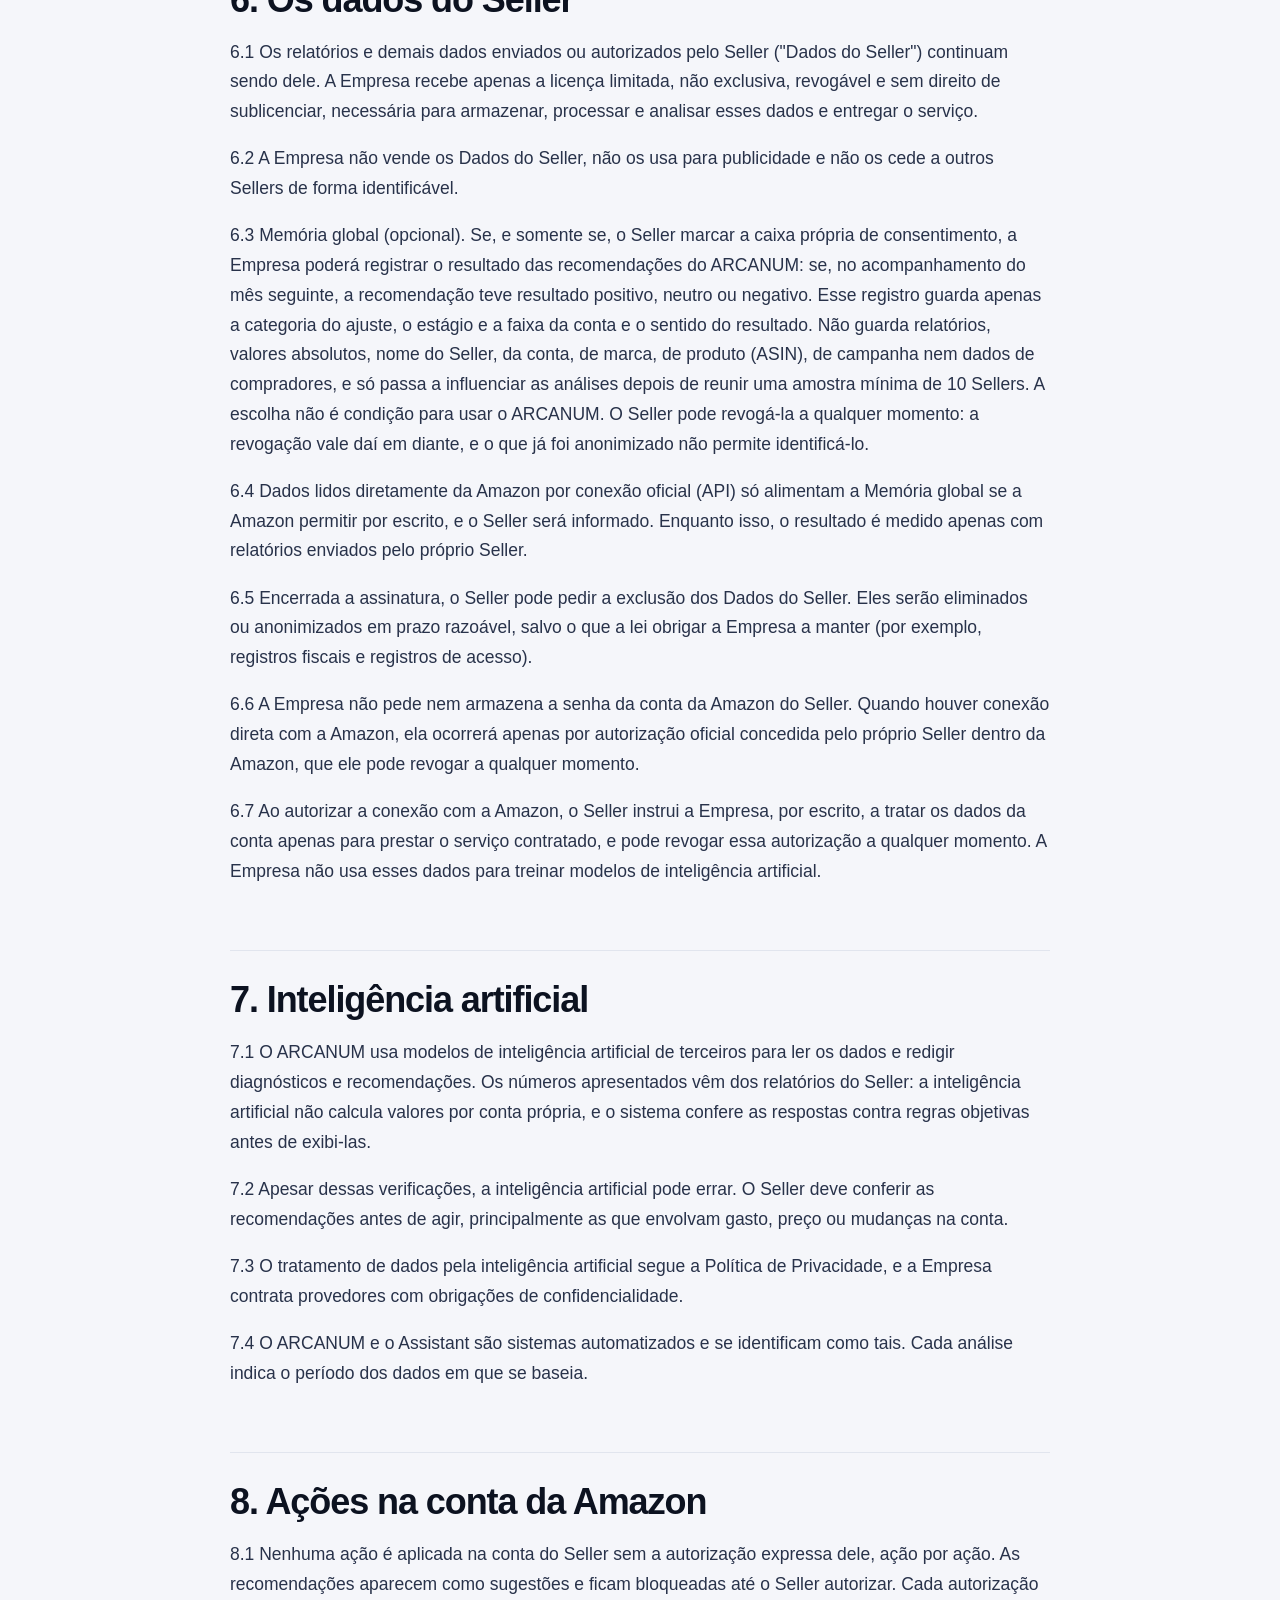
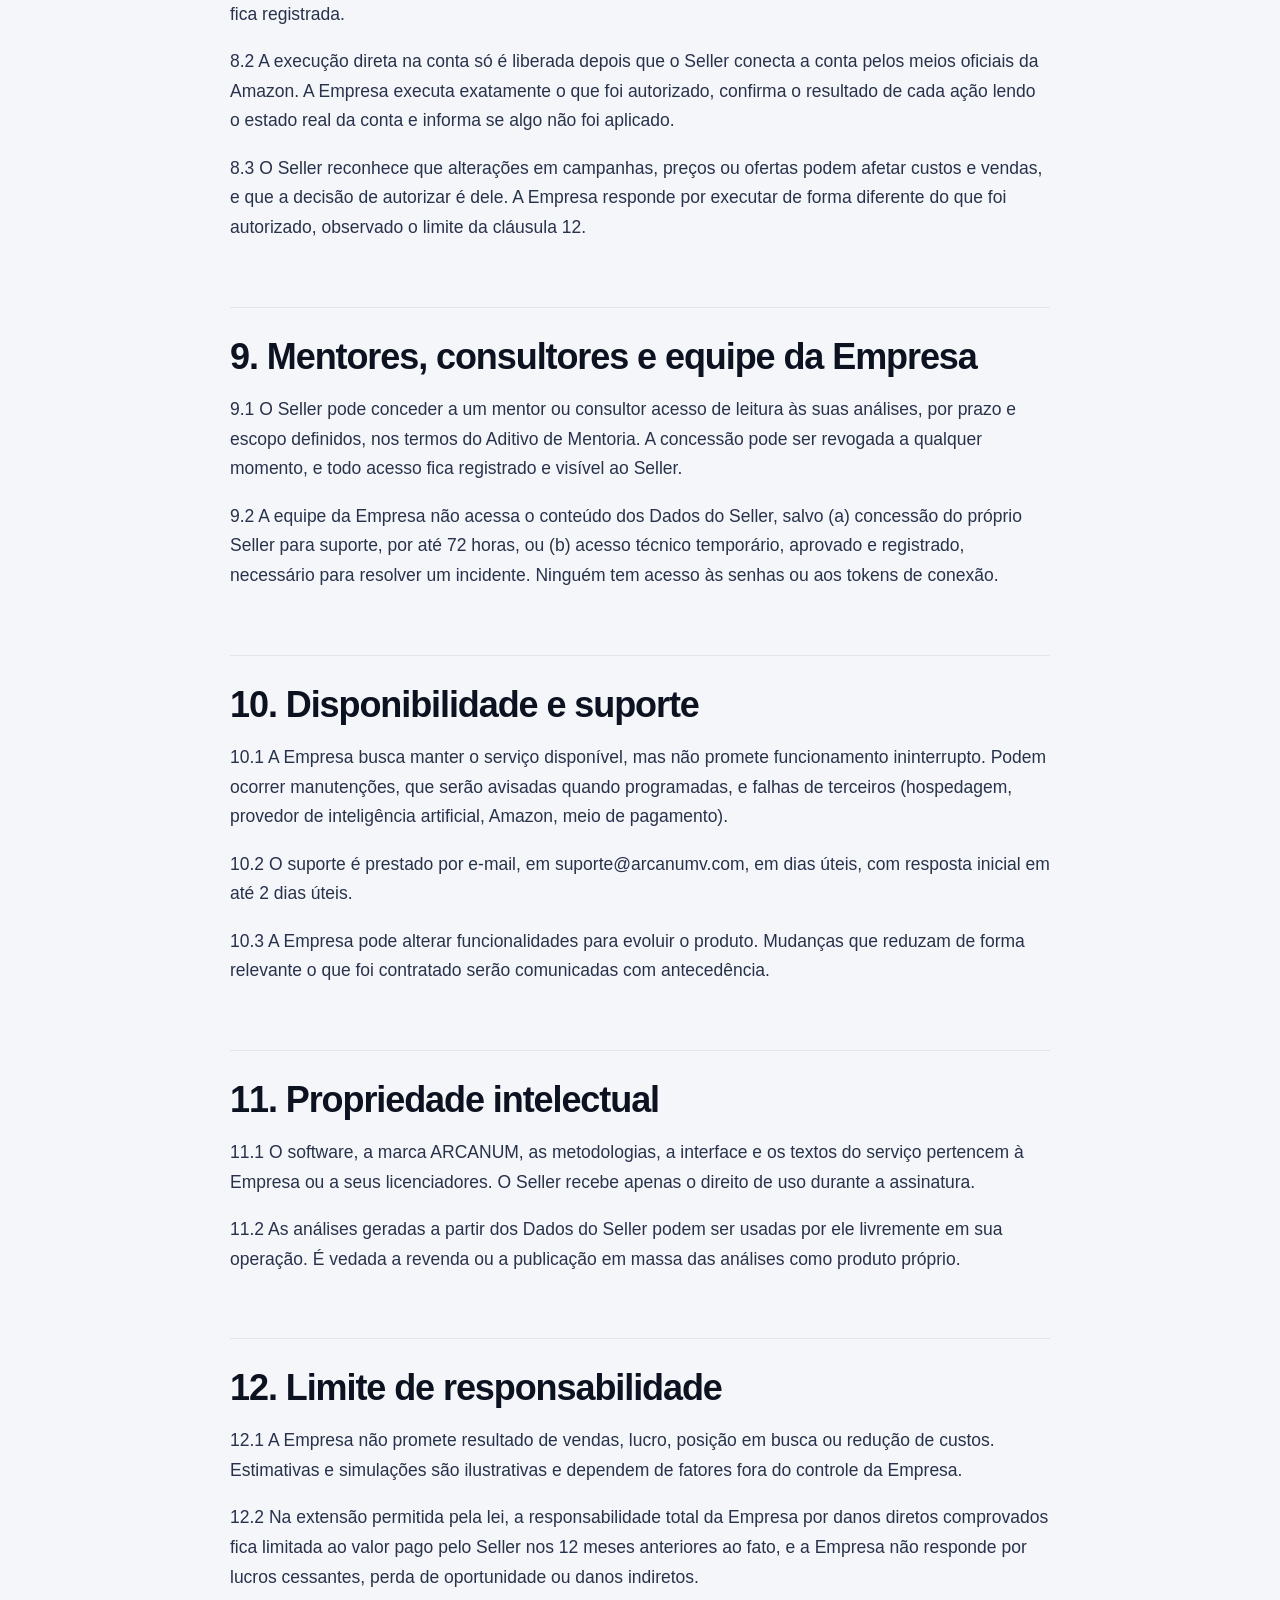
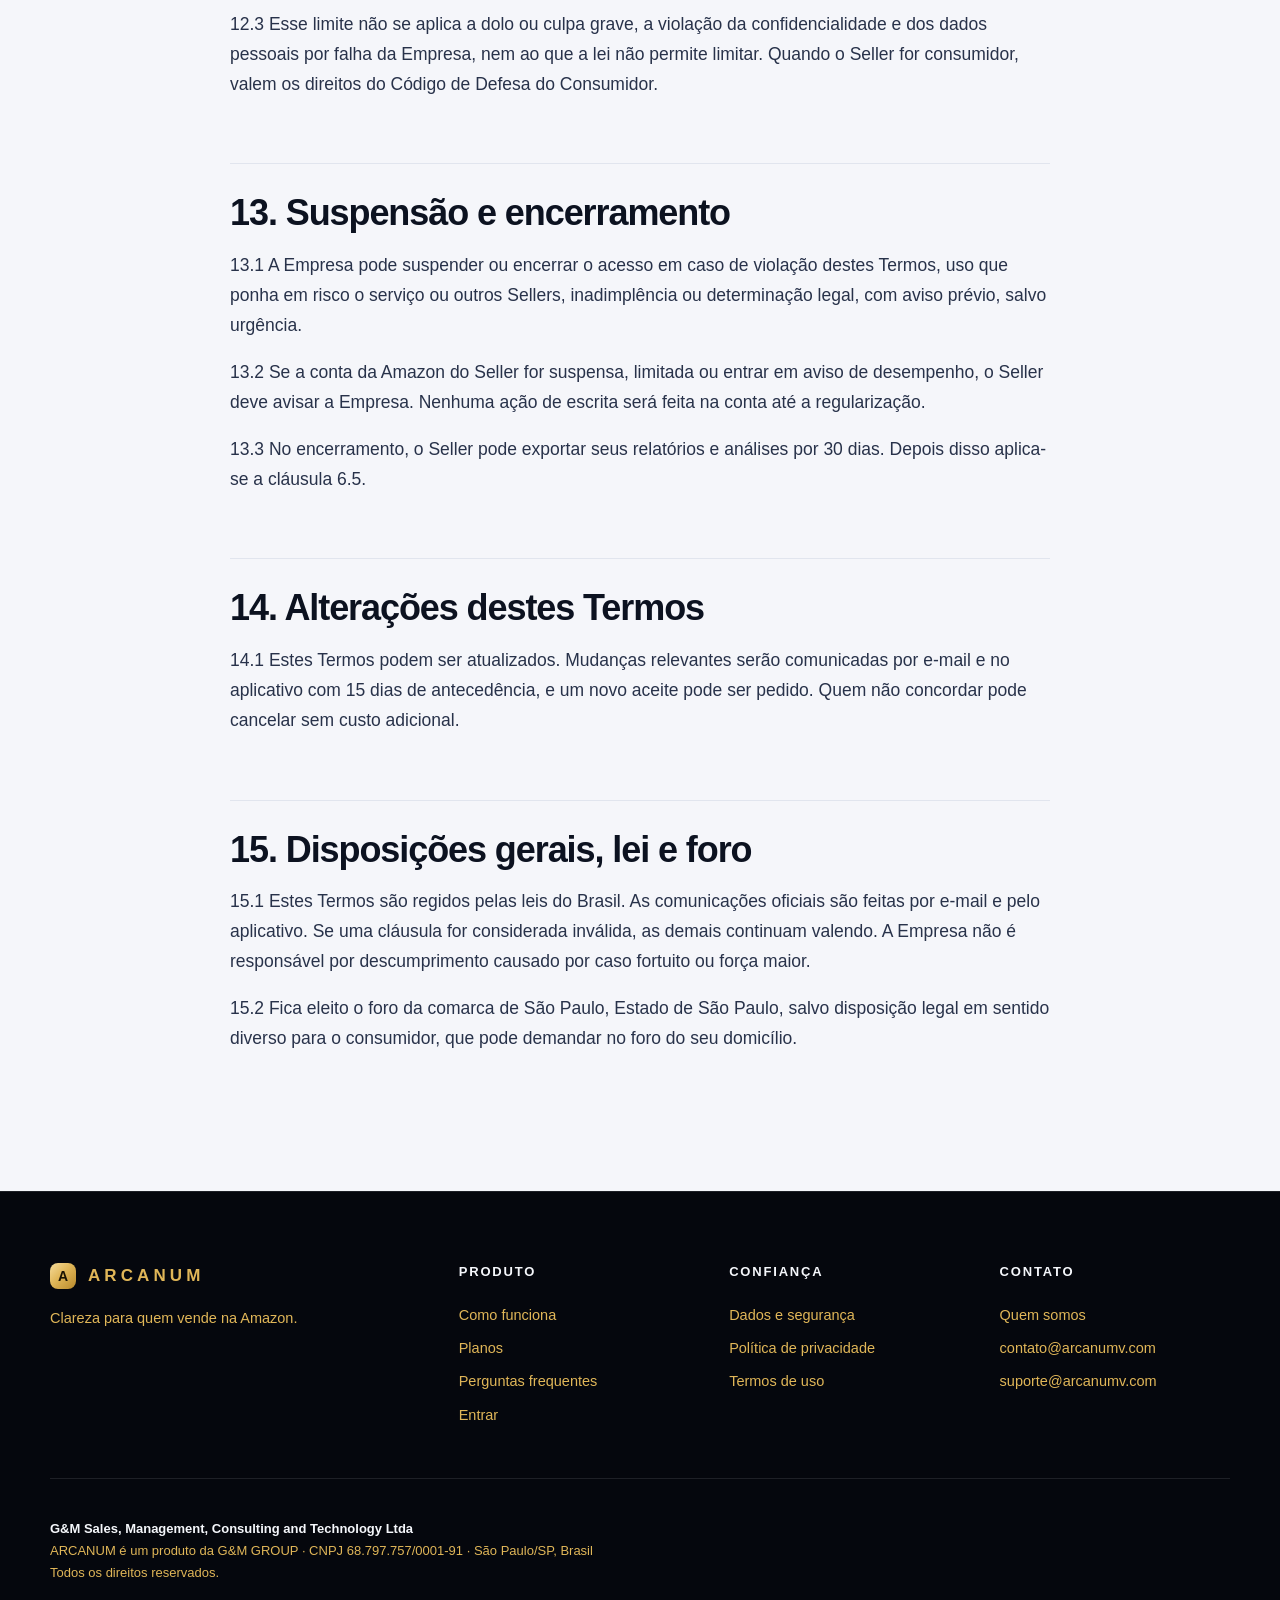
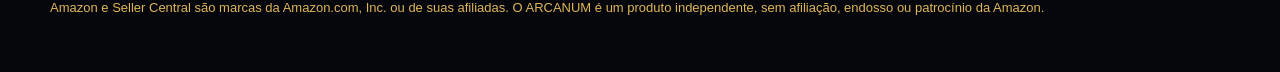
<file: termos.html>
<!doctype html>
<html lang="pt-BR">
<head>
<meta charset="utf-8">
<meta name="viewport" content="width=device-width, initial-scale=1, viewport-fit=cover">
<title>Termos de Uso | ARCANUM</title>
<meta name="description" content="Termos de Uso do ARCANUM.">
<meta name="theme-color" content="#05070d">
<meta property="og:title" content="Termos de Uso | ARCANUM"><meta property="og:description" content="Termos de Uso do ARCANUM."><meta property="og:type" content="website"><meta property="og:url" content="https://arcanumv.com/termos.html">
<link rel="canonical" href="https://arcanumv.com/termos.html">
<link rel="icon" href="data:image/svg+xml,%3Csvg xmlns='http://www.w3.org/2000/svg' viewBox='0 0 32 32'%3E%3Crect width='32' height='32' rx='9' fill='%23e0b658'/%3E%3Ctext x='16' y='23' font-size='20' font-weight='800' text-anchor='middle' fill='%231a1304' font-family='Arial'%3EA%3C/text%3E%3C/svg%3E">
<link rel="stylesheet" href="/style.css">
<script type="application/ld+json">{"@context": "https://schema.org", "@type": "Organization", "name": "ARCANUM", "url": "https://arcanumv.com", "legalName": "G&M Sales, Management, Consulting and Technology Ltda", "taxID": "68.797.757/0001-91", "email": "contato@arcanumv.com", "address": {"@type": "PostalAddress", "addressLocality": "São Paulo", "addressRegion": "SP", "addressCountry": "BR"}}</script>
</head>
<body>
<a class="pular" href="#conteudo">Pular para o conteúdo</a>
<header class="nav" id="nav"><div class="wrap">
  <a class="logo" href="/" aria-label="ARCANUM, início"><i>A</i><span>ARC<b>A</b>NUM</span></a>
  <button class="burger" id="burger" aria-label="Abrir menu" aria-expanded="false"><svg width="20" height="20" viewBox="0 0 24 24" fill="none" stroke="currentColor" stroke-width="2" stroke-linecap="round"><path d="M4 8h16M4 16h16"/></svg></button>
  <nav class="menu" id="menu" aria-label="Principal"><a href="/como-funciona.html">Como funciona</a><a href="/planos.html">Planos</a><a href="/faq.html">Perguntas</a><a href="/dados-e-seguranca.html">Dados e segurança</a><a href="/quem-somos.html">Quem somos</a><a class="cta" href="https://app.arcanumv.com">Entrar</a></nav>
</div></header>
<main id="conteudo">
<section class="ph"><div class="wrap"><span class="pill">Contrato</span><h1>Termos de Uso</h1><p class="lead">Versão 1.1 · Atualizada em 31 de outubro de 2026</p></div></section><section class="prose"><div class="narrow">

<h2>1. Quem somos e o que é o ARCANUM</h2>
<p>1.1  O ARCANUM é um serviço de software (SaaS) oferecido por G&amp;M SALES, MANAGEMENT, CONSULTING AND TECHNOLOGY LTDA, CNPJ 68.797.757/0001-91, com sede em Av. Brigadeiro Faria Lima, 1572, sala 1022, Jardim Paulistano, São Paulo/SP, CEP 01.451-917 (&quot;Empresa&quot;). Ele ajuda vendedores da Amazon (&quot;Seller&quot;) a entender a situação da própria conta, com análises feitas a partir de relatórios que o Seller envia ou autoriza a Empresa a ler.</p>
<p>1.2  O ARCANUM é uma ferramenta de apoio à decisão. As recomendações são sugestões. A decisão final, e a responsabilidade pelas ações tomadas na conta da Amazon, são sempre do Seller.</p>
<p>1.3  A Empresa não é a Amazon e não é afiliada, patrocinada nem endossada por ela. &quot;Amazon&quot; e &quot;Seller Central&quot; são marcas de seus titulares.</p>
<h2>2. Aceite, cadastro e acesso</h2>
<p>2.1  O Seller aceita estes Termos e a Política de Privacidade marcando a caixa de aceite ao ativar a conta. O aceite fica registrado com versão do documento, data, hora e endereço IP, e vale como manifestação eletrônica de vontade.</p>
<p>2.2  O Seller declara ser maior de 18 anos e ter poderes para contratar em nome da pessoa física ou jurídica titular da conta de vendas.</p>
<p>2.3  O acesso é pessoal e intransferível. O Seller é responsável por manter a senha e o código de verificação em segurança e por tudo o que for feito com eles. Deve avisar a Empresa imediatamente se suspeitar de uso indevido.</p>
<p>2.4  O Seller pode convidar membros de sua equipe e responde pelos atos deles.</p>
<h2>3. Planos, preço e pagamento</h2>
<p>3.1  O ARCANUM é oferecido por assinatura, em faixas definidas pelo número de produtos (ASINs) da conta. Cada faixa inclui, por mês, quatro leituras da conta, uma por semana (uma análise completa e três acompanhamentos), e uma franquia de mensagens do Assistant, conforme o plano contratado.</p>
<p>3.2  Condições comerciais. O plano, o valor, o prazo e a forma de pagamento são os informados no convite ou na contratação e, quando combinado, formalizados por escrito entre as partes. Essas condições prevalecem sobre a página de planos e, no que não conflitarem com elas, valem estes Termos. Qualquer das partes pode encerrar a contratação com aviso por escrito de 15 dias.</p>
<p>3.3  O pagamento poderá ser processado por plataforma de terceiros, informada antes da contratação. A Empresa não armazena dados de cartão. A nota fiscal será emitida conforme a legislação aplicável.</p>
<p>3.4  Se o número de produtos da conta ultrapassar o limite da faixa, a Empresa sugerirá a faixa seguinte. Nada é cobrado a mais sem aceite do Seller.</p>
<p>3.5  O uso acima da franquia é limitado por uso justo. Em uso muito acima do esperado, a Empresa poderá limitar o excedente ou propor plano específico, sempre com aviso prévio.</p>
<p>3.6  Em caso de atraso no pagamento, o acesso entra em carência de 7 dias. Depois disso, a conta passa ao modo somente leitura: o Seller continua vendo seus dados já processados, mas não envia novos relatórios nem roda novas análises até regularizar.</p>
<p>3.7  Reajustes de preço serão comunicados com pelo menos 30 dias de antecedência e valem apenas para os ciclos seguintes. O Seller que não concordar pode cancelar antes da vigência do novo preço.</p>
<h2>4. Arrependimento, cancelamento e reembolso</h2>
<p>4.1  Em contratações feitas fora de estabelecimento comercial, o Seller pode desistir em até 7 dias corridos do pagamento, com devolução integral do valor. A Empresa concede esse prazo a todos os Sellers, pessoa física ou jurídica, como garantia contratual, sem prejuízo do art. 49 do Código de Defesa do Consumidor quando ele for aplicável.</p>
<p>4.2  Depois desse prazo, o Seller pode cancelar a qualquer momento. O cancelamento impede a renovação seguinte, e o acesso continua até o fim do período já pago. Não há reembolso proporcional de período já iniciado, salvo falha do serviço atribuível à Empresa.</p>
<p>4.3  O reembolso ou a contestação do pagamento (chargeback) encerra o acesso. Antes de contestar um pagamento, o Seller deve procurar o suporte, que responderá em até 5 dias úteis.</p>
<h2>5. Como o serviço pode ser usado</h2>
<p>5.1  O Seller pode usar o ARCANUM para analisar e gerenciar as próprias contas de venda, ou contas de terceiros que tenha autorização formal para administrar.</p>
<p>5.2  É proibido: (a) enviar relatórios de contas sobre as quais não tem autorização; (b) tentar acessar dados de outros Sellers; (c) fazer engenharia reversa, copiar ou revender o serviço; (d) usar o serviço para violar as regras da Amazon ou a lei; (e) sobrecarregar o serviço com uso automatizado não autorizado; (f) tentar contornar limites de franquia; (g) enviar dados pessoais de compradores; (h) extrair dados do ARCANUM por robô, raspagem ou meio automatizado não autorizado; (i) usar as análises ou os dados obtidos da Amazon para treinar modelos de inteligência artificial ou para formar bases de dados de terceiros.</p>
<p>5.3  O Seller é responsável por cumprir as políticas da Amazon (incluindo o Acordo de Solução de Vendas e as políticas de uso aceitável e de proteção de dados) em tudo o que fizer na própria conta.</p>
<h2>6. Os dados do Seller</h2>
<p>6.1  Os relatórios e demais dados enviados ou autorizados pelo Seller (&quot;Dados do Seller&quot;) continuam sendo dele. A Empresa recebe apenas a licença limitada, não exclusiva, revogável e sem direito de sublicenciar, necessária para armazenar, processar e analisar esses dados e entregar o serviço.</p>
<p>6.2  A Empresa não vende os Dados do Seller, não os usa para publicidade e não os cede a outros Sellers de forma identificável.</p>
<p>6.3  Memória global (opcional). Se, e somente se, o Seller marcar a caixa própria de consentimento, a Empresa poderá registrar o resultado das recomendações do ARCANUM: se, no acompanhamento do mês seguinte, a recomendação teve resultado positivo, neutro ou negativo. Esse registro guarda apenas a categoria do ajuste, o estágio e a faixa da conta e o sentido do resultado. Não guarda relatórios, valores absolutos, nome do Seller, da conta, de marca, de produto (ASIN), de campanha nem dados de compradores, e só passa a influenciar as análises depois de reunir uma amostra mínima de 10 Sellers. A escolha não é condição para usar o ARCANUM. O Seller pode revogá-la a qualquer momento: a revogação vale daí em diante, e o que já foi anonimizado não permite identificá-lo.</p>
<p>6.4  Dados lidos diretamente da Amazon por conexão oficial (API) só alimentam a Memória global se a Amazon permitir por escrito, e o Seller será informado. Enquanto isso, o resultado é medido apenas com relatórios enviados pelo próprio Seller.</p>
<p>6.5  Encerrada a assinatura, o Seller pode pedir a exclusão dos Dados do Seller. Eles serão eliminados ou anonimizados em prazo razoável, salvo o que a lei obrigar a Empresa a manter (por exemplo, registros fiscais e registros de acesso).</p>
<p>6.6  A Empresa não pede nem armazena a senha da conta da Amazon do Seller. Quando houver conexão direta com a Amazon, ela ocorrerá apenas por autorização oficial concedida pelo próprio Seller dentro da Amazon, que ele pode revogar a qualquer momento.</p>
<p>6.7  Ao autorizar a conexão com a Amazon, o Seller instrui a Empresa, por escrito, a tratar os dados da conta apenas para prestar o serviço contratado, e pode revogar essa autorização a qualquer momento. A Empresa não usa esses dados para treinar modelos de inteligência artificial.</p>
<h2>7. Inteligência artificial</h2>
<p>7.1  O ARCANUM usa modelos de inteligência artificial de terceiros para ler os dados e redigir diagnósticos e recomendações. Os números apresentados vêm dos relatórios do Seller: a inteligência artificial não calcula valores por conta própria, e o sistema confere as respostas contra regras objetivas antes de exibi-las.</p>
<p>7.2  Apesar dessas verificações, a inteligência artificial pode errar. O Seller deve conferir as recomendações antes de agir, principalmente as que envolvam gasto, preço ou mudanças na conta.</p>
<p>7.3  O tratamento de dados pela inteligência artificial segue a Política de Privacidade, e a Empresa contrata provedores com obrigações de confidencialidade.</p>
<p>7.4  O ARCANUM e o Assistant são sistemas automatizados e se identificam como tais. Cada análise indica o período dos dados em que se baseia.</p>
<h2>8. Ações na conta da Amazon</h2>
<p>8.1  Nenhuma ação é aplicada na conta do Seller sem a autorização expressa dele, ação por ação. As recomendações aparecem como sugestões e ficam bloqueadas até o Seller autorizar. Cada autorização fica registrada.</p>
<p>8.2  A execução direta na conta só é liberada depois que o Seller conecta a conta pelos meios oficiais da Amazon. A Empresa executa exatamente o que foi autorizado, confirma o resultado de cada ação lendo o estado real da conta e informa se algo não foi aplicado.</p>
<p>8.3  O Seller reconhece que alterações em campanhas, preços ou ofertas podem afetar custos e vendas, e que a decisão de autorizar é dele. A Empresa responde por executar de forma diferente do que foi autorizado, observado o limite da cláusula 12.</p>
<h2>9. Mentores, consultores e equipe da Empresa</h2>
<p>9.1  O Seller pode conceder a um mentor ou consultor acesso de leitura às suas análises, por prazo e escopo definidos, nos termos do Aditivo de Mentoria. A concessão pode ser revogada a qualquer momento, e todo acesso fica registrado e visível ao Seller.</p>
<p>9.2  A equipe da Empresa não acessa o conteúdo dos Dados do Seller, salvo (a) concessão do próprio Seller para suporte, por até 72 horas, ou (b) acesso técnico temporário, aprovado e registrado, necessário para resolver um incidente. Ninguém tem acesso às senhas ou aos tokens de conexão.</p>
<h2>10. Disponibilidade e suporte</h2>
<p>10.1  A Empresa busca manter o serviço disponível, mas não promete funcionamento ininterrupto. Podem ocorrer manutenções, que serão avisadas quando programadas, e falhas de terceiros (hospedagem, provedor de inteligência artificial, Amazon, meio de pagamento).</p>
<p>10.2  O suporte é prestado por e-mail, em suporte@arcanumv.com, em dias úteis, com resposta inicial em até 2 dias úteis.</p>
<p>10.3  A Empresa pode alterar funcionalidades para evoluir o produto. Mudanças que reduzam de forma relevante o que foi contratado serão comunicadas com antecedência.</p>
<h2>11. Propriedade intelectual</h2>
<p>11.1  O software, a marca ARCANUM, as metodologias, a interface e os textos do serviço pertencem à Empresa ou a seus licenciadores. O Seller recebe apenas o direito de uso durante a assinatura.</p>
<p>11.2  As análises geradas a partir dos Dados do Seller podem ser usadas por ele livremente em sua operação. É vedada a revenda ou a publicação em massa das análises como produto próprio.</p>
<h2>12. Limite de responsabilidade</h2>
<p>12.1  A Empresa não promete resultado de vendas, lucro, posição em busca ou redução de custos. Estimativas e simulações são ilustrativas e dependem de fatores fora do controle da Empresa.</p>
<p>12.2  Na extensão permitida pela lei, a responsabilidade total da Empresa por danos diretos comprovados fica limitada ao valor pago pelo Seller nos 12 meses anteriores ao fato, e a Empresa não responde por lucros cessantes, perda de oportunidade ou danos indiretos.</p>
<p>12.3  Esse limite não se aplica a dolo ou culpa grave, a violação da confidencialidade e dos dados pessoais por falha da Empresa, nem ao que a lei não permite limitar. Quando o Seller for consumidor, valem os direitos do Código de Defesa do Consumidor.</p>
<h2>13. Suspensão e encerramento</h2>
<p>13.1  A Empresa pode suspender ou encerrar o acesso em caso de violação destes Termos, uso que ponha em risco o serviço ou outros Sellers, inadimplência ou determinação legal, com aviso prévio, salvo urgência.</p>
<p>13.2  Se a conta da Amazon do Seller for suspensa, limitada ou entrar em aviso de desempenho, o Seller deve avisar a Empresa. Nenhuma ação de escrita será feita na conta até a regularização.</p>
<p>13.3  No encerramento, o Seller pode exportar seus relatórios e análises por 30 dias. Depois disso aplica-se a cláusula 6.5.</p>
<h2>14. Alterações destes Termos</h2>
<p>14.1  Estes Termos podem ser atualizados. Mudanças relevantes serão comunicadas por e-mail e no aplicativo com 15 dias de antecedência, e um novo aceite pode ser pedido. Quem não concordar pode cancelar sem custo adicional.</p>
<h2>15. Disposições gerais, lei e foro</h2>
<p>15.1  Estes Termos são regidos pelas leis do Brasil. As comunicações oficiais são feitas por e-mail e pelo aplicativo. Se uma cláusula for considerada inválida, as demais continuam valendo. A Empresa não é responsável por descumprimento causado por caso fortuito ou força maior.</p>
<p>15.2  Fica eleito o foro da comarca de São Paulo, Estado de São Paulo, salvo disposição legal em sentido diverso para o consumidor, que pode demandar no foro do seu domicílio.</p></div></section>
</main>
<footer><div class="wrap">
  <div class="fcols">
    <div><a class="logo" href="/" style="padding:0"><i>A</i><span>ARC<b>A</b>NUM</span></a><p style="margin:18px 0 0;max-width:34ch">Clareza para quem vende na Amazon.</p></div>
    <div><h4>Produto</h4><a href="/como-funciona.html">Como funciona</a><a href="/planos.html">Planos</a><a href="/faq.html">Perguntas frequentes</a><a href="https://app.arcanumv.com">Entrar</a></div>
    <div><h4>Confiança</h4><a href="/dados-e-seguranca.html">Dados e segurança</a><a href="/privacidade.html">Política de privacidade</a><a href="/termos.html">Termos de uso</a></div>
    <div><h4>Contato</h4><a href="/quem-somos.html">Quem somos</a><a href="mailto:contato@arcanumv.com">contato@arcanumv.com</a><a href="mailto:suporte@arcanumv.com">suporte@arcanumv.com</a></div>
  </div>
  <div class="legal">
    <p><strong style="color:var(--tx)">G&amp;M Sales, Management, Consulting and Technology Ltda</strong><br>ARCANUM é um produto da G&amp;M GROUP · CNPJ 68.797.757/0001-91 · São Paulo/SP, Brasil<br>Todos os direitos reservados.</p>
    <p>Amazon e Seller Central são marcas da Amazon.com, Inc. ou de suas afiliadas. O ARCANUM é um produto independente, sem afiliação, endosso ou patrocínio da Amazon.</p>
  </div>
</div></footer>
<script>
(function(){
  var n=document.getElementById('nav'),b=document.getElementById('burger'),m=document.getElementById('menu');
  function s(){n.classList.toggle('sc',window.scrollY>12);} s(); window.addEventListener('scroll',s,{passive:true});
  b.addEventListener('click',function(){var o=m.classList.toggle('open');b.setAttribute('aria-expanded',o);});
  var r=document.querySelectorAll('.rv');
  if(location.search.indexOf('estatico')>-1){r.forEach(function(x){x.classList.add('in');});}else if('IntersectionObserver' in window){var io=new IntersectionObserver(function(es){es.forEach(function(e){if(e.isIntersecting){e.target.classList.add('in');io.unobserve(e.target);}});},{threshold:.12});r.forEach(function(x){io.observe(x);});}else{r.forEach(function(x){x.classList.add('in');});}
  var a=document.querySelector('.app');
  if(a&&!window.matchMedia('(prefers-reduced-motion: reduce)').matches){window.addEventListener('scroll',function(){var y=Math.min(window.scrollY,520);a.style.setProperty('--rx',(9-y/520*9)+'deg');},{passive:true});}
})();
</script>
</body>
</html>
</file>
<file: style.css>
/* ARCANUM · site v2 · sistema visual premium. Sem fontes nem scripts externos: nenhum dado do visitante sai do domínio. */
:root {
  --bg: #05070d; --bg2: #0a0f1c; --card: rgba(255,255,255,.045); --card2: rgba(255,255,255,.075);
  --line: rgba(255,255,255,.10); --line2: rgba(255,255,255,.16);
  --tx: #f5f7fb; --mu: #cdd5e4; --mu2: #a3afc4;
  --gold: #e0b658; --gold2: #b8892b; --goldg: linear-gradient(135deg, #f6dc9b 0%, #e0b658 45%, #b8892b 100%);
  --blue: #5b7cff; --ok: #3ddc97; --warn: #f2b25c;
  --paper: #f5f6fa; --ink: #0c1220; --ink2: #38425a; --pline: #e1e5ee;
  --r: 22px; --r2: 14px;
  --font: "SF Pro Display", -apple-system, BlinkMacSystemFont, "Segoe UI Variable Display", "Segoe UI", Inter, Roboto, "Helvetica Neue", Arial, sans-serif;
  --ease: cubic-bezier(.2,.7,.2,1);
}
* { box-sizing: border-box; }
html { scroll-behavior: smooth; -webkit-text-size-adjust: 100%; }
body { margin: 0; background: var(--bg); color: var(--tx); font-family: var(--font); font-size: 17px; line-height: 1.6; -webkit-font-smoothing: antialiased; text-rendering: optimizeLegibility; overflow-x: hidden; }
a { color: var(--gold); text-decoration: none; } a:hover { text-decoration: underline; text-underline-offset: 3px; }
img, svg { max-width: 100%; display: block; }
:focus-visible { outline: 2px solid var(--gold); outline-offset: 3px; border-radius: 6px; }
.wrap { width: min(1180px, 100% - 48px); margin-inline: auto; }
.narrow { width: min(820px, 100% - 48px); margin-inline: auto; }
.pular { position: absolute; left: -999px; } .pular:focus { left: 12px; top: 12px; background: #fff; color: #000; padding: 8px 14px; border-radius: 8px; z-index: 100; }

/* ---------- navegação */
.nav { position: fixed; inset: 0 0 auto 0; z-index: 50; transition: background .3s, border-color .3s; border-bottom: 1px solid transparent; }
.nav.sc { background: rgba(5,7,13,.72); backdrop-filter: saturate(180%) blur(18px); -webkit-backdrop-filter: saturate(180%) blur(18px); border-color: var(--line); }
.nav .wrap { display: flex; align-items: center; justify-content: space-between; height: 68px; }
.logo { font-weight: 800; letter-spacing: .24em; font-size: 17px; color: var(--tx); display: inline-flex; align-items: center; gap: 12px; }
.logo:hover { text-decoration: none; } .logo b { color: var(--gold); font-weight: 800; }
.logo i { width: 26px; height: 26px; border-radius: 8px; background: var(--goldg); display: grid; place-items: center; color: #1a1304; font-style: normal; font-size: 14px; letter-spacing: 0; }
.menu { display: flex; align-items: center; gap: 4px; }
.menu a { color: var(--mu); font-size: 14.5px; padding: 8px 14px; border-radius: 99px; transition: color .2s, background .2s; }
.menu a:hover { color: var(--tx); background: var(--card); text-decoration: none; }
.menu a[aria-current="page"] { color: var(--tx); }
.menu a.cta { margin-left: 10px; background: var(--tx); color: #05070d; font-weight: 600; padding: 9px 18px; }
.menu a.cta:hover { background: #fff; }
.burger { display: none; background: none; border: 1px solid var(--line2); color: var(--tx); border-radius: 10px; width: 42px; height: 42px; }
@media (max-width: 900px) {
  .burger { display: grid; place-items: center; }
  .menu { position: fixed; inset: 68px 0 auto 0; background: rgba(5,7,13,.96); backdrop-filter: blur(20px); flex-direction: column; align-items: stretch; padding: 14px 24px 24px; gap: 2px; border-bottom: 1px solid var(--line); transform: translateY(-120%); transition: transform .35s var(--ease); }
  .menu.open { transform: none; } .menu a { padding: 14px 10px; font-size: 17px; } .menu a.cta { margin: 10px 0 0; text-align: center; }
}

/* ---------- hero */
.hero { position: relative; padding: 168px 0 0; text-align: center; overflow: hidden; }
.hero::before { content: ""; position: absolute; inset: -20% -10% auto -10%; height: 90%; background:
  radial-gradient(60% 55% at 50% 0%, rgba(91,124,255,.28), transparent 70%),
  radial-gradient(40% 40% at 20% 20%, rgba(224,182,88,.16), transparent 70%),
  radial-gradient(40% 40% at 82% 24%, rgba(91,124,255,.14), transparent 70%); pointer-events: none; animation: drift 14s ease-in-out infinite alternate; }
@keyframes drift { to { transform: translate3d(0, 18px, 0) scale(1.04); } }
.grid-bg { position: absolute; inset: 0; background-image: linear-gradient(var(--line) 1px, transparent 1px), linear-gradient(90deg, var(--line) 1px, transparent 1px); background-size: 72px 72px; mask-image: radial-gradient(60% 50% at 50% 0%, #000, transparent 75%); -webkit-mask-image: radial-gradient(60% 50% at 50% 0%, #000, transparent 75%); opacity: .35; pointer-events: none; }
.pill { display: inline-flex; align-items: center; gap: 10px; font-size: 13px; letter-spacing: .04em; color: var(--mu); border: 1px solid var(--line2); background: var(--card); padding: 7px 16px; border-radius: 99px; backdrop-filter: blur(8px); }
.pill .dot { width: 8px; height: 8px; border-radius: 50%; background: var(--ok); box-shadow: 0 0 0 0 rgba(61,220,151,.6); animation: pulse 2.2s infinite; }
@keyframes pulse { 70% { box-shadow: 0 0 0 10px rgba(61,220,151,0); } 100% { box-shadow: 0 0 0 0 rgba(61,220,151,0); } }
h1.display { font-size: clamp(44px, 7.4vw, 96px); line-height: 1.02; letter-spacing: -.04em; font-weight: 700; margin: 26px auto 0; max-width: 15ch; position: relative; text-wrap: balance; }
.gt { background: var(--goldg); -webkit-background-clip: text; background-clip: text; color: transparent; }
.hero p.sub { font-size: clamp(18px, 2.1vw, 23px); color: var(--mu); max-width: 46ch; margin: 26px auto 0; position: relative; text-wrap: balance; }
.acts { display: flex; gap: 14px; justify-content: center; flex-wrap: wrap; margin-top: 38px; position: relative; }
.btn { display: inline-flex; align-items: center; gap: 10px; padding: 15px 28px; border-radius: 99px; font-weight: 600; font-size: 16px; transition: transform .25s var(--ease), box-shadow .25s, background .25s; border: 1px solid transparent; }
.btn:hover { text-decoration: none; transform: translateY(-2px); }
.btn.p { background: var(--goldg); color: #1a1304; box-shadow: 0 10px 40px -10px rgba(224,182,88,.55); }
.btn.p:hover { box-shadow: 0 16px 50px -8px rgba(224,182,88,.7); }
.btn.g { background: var(--card); color: var(--tx); border-color: var(--line2); backdrop-filter: blur(8px); }
.btn.g:hover { background: var(--card2); }
.micro { color: var(--mu2); font-size: 13.5px; margin-top: 18px; position: relative; }

/* ---------- maquete do produto */
.stage { position: relative; margin: 76px auto 0; width: min(1080px, 100% - 32px); perspective: 1600px; }
.stage::before { content: ""; position: absolute; inset: 8% 6% -10% 6%; background: radial-gradient(50% 50% at 50% 50%, rgba(91,124,255,.35), transparent 72%); filter: blur(40px); z-index: 0; }
.app { position: relative; z-index: 1; border-radius: 22px 22px 0 0; border: 1px solid var(--line2); border-bottom: 0; background: linear-gradient(180deg, #111830 0%, #0a0f1f 100%); box-shadow: 0 -10px 80px -20px rgba(91,124,255,.35), 0 40px 120px -30px #000; overflow: hidden; transform: rotateX(var(--rx, 9deg)) translateZ(0); transform-origin: 50% 100%; transition: transform .1s linear; text-align: left; }
.app .bar { display: flex; gap: 8px; align-items: center; padding: 14px 18px; border-bottom: 1px solid var(--line); background: rgba(255,255,255,.025); }
.app .bar i { width: 11px; height: 11px; border-radius: 50%; background: #ff5f57; } .app .bar i:nth-child(2) { background: #febc2e; } .app .bar i:nth-child(3) { background: #28c840; }
.app .bar span { margin-left: 16px; font-size: 12.5px; color: var(--mu2); background: rgba(255,255,255,.05); padding: 4px 14px; border-radius: 99px; }
.app .body { display: grid; grid-template-columns: 210px 1fr; min-height: 470px; }
.side { border-right: 1px solid var(--line); padding: 20px 14px; font-size: 13.5px; color: var(--mu); }
.side b { display: block; color: var(--gold); letter-spacing: .22em; font-size: 12px; padding: 0 10px 14px; }
.side div { padding: 9px 12px; border-radius: 9px; margin: 2px 0; display: flex; gap: 10px; align-items: center; }
.side div.on { background: var(--card2); color: var(--tx); } .side div::before { content: ""; width: 7px; height: 7px; border-radius: 3px; background: currentColor; opacity: .5; } .side div.on::before { background: var(--gold); opacity: 1; }
.main { padding: 22px 26px 0; }
.main h4 { margin: 0 0 4px; font-size: 19px; font-weight: 600; } .main .cap { color: var(--mu2); font-size: 12.5px; margin-bottom: 18px; }
.kpis { display: grid; grid-template-columns: repeat(4, 1fr); gap: 12px; }
.kpi { background: var(--card); border: 1px solid var(--line); border-radius: 14px; padding: 14px 16px; }
.kpi small { color: var(--mu2); font-size: 11.5px; display: block; } .kpi strong { font-size: 22px; letter-spacing: -.02em; display: block; margin-top: 4px; } .kpi em { font-style: normal; font-size: 11.5px; color: var(--ok); } .kpi em.w { color: var(--warn); }
.row2 { display: grid; grid-template-columns: 1.5fr 1fr; gap: 12px; margin-top: 12px; }
.panel { background: var(--card); border: 1px solid var(--line); border-radius: 14px; padding: 16px 18px; } .panel h5 { margin: 0 0 12px; font-size: 13px; font-weight: 600; color: var(--mu); }
.rec { display: flex; justify-content: space-between; align-items: center; gap: 10px; font-size: 12.5px; padding: 9px 0; border-bottom: 1px solid var(--line); } .rec:last-child { border: 0; }
.rec span.lock { font-size: 11px; padding: 3px 10px; border-radius: 99px; border: 1px solid var(--line2); color: var(--mu); white-space: nowrap; }
.demo { text-align: center; font-size: 12.5px; color: var(--mu2); position: relative; z-index: 2; margin-top: 18px; }
@media (max-width: 820px) { .app .body { grid-template-columns: 1fr; } .side { display: none; } .kpis { grid-template-columns: repeat(2, 1fr); } .row2 { grid-template-columns: 1fr; } .stage { margin-top: 52px; } .app { --rx: 5deg; } }

/* ---------- seções */
section { position: relative; }
.sec { padding: 130px 0; } .sec.sm { padding: 90px 0; }
.eyebrow { color: var(--gold); letter-spacing: .2em; text-transform: uppercase; font-size: 12.5px; font-weight: 600; margin: 0 0 18px; }
h2.t { font-size: clamp(34px, 4.8vw, 62px); line-height: 1.06; letter-spacing: -.035em; font-weight: 700; margin: 0; max-width: 18ch; text-wrap: balance; }
h2.t.c, p.lede.c, .eyebrow.c { margin-inline: auto; text-align: center; }
p.lede { font-size: clamp(18px, 1.9vw, 22px); color: var(--mu); max-width: 52ch; margin: 22px 0 0; }
.light { background: var(--paper); color: var(--ink); } .light .eyebrow { color: #9a6f12; } .light p.lede { color: var(--ink2); }
.light .card, .light .bento .tile { background: #fff; border-color: var(--pline); box-shadow: 0 1px 2px rgba(12,18,32,.04), 0 20px 50px -30px rgba(12,18,32,.18); color: var(--ink); }
.light .card p, .light .tile p { color: var(--ink2); }
.statement { font-size: clamp(30px, 4.4vw, 56px); line-height: 1.14; letter-spacing: -.03em; font-weight: 650; max-width: 22ch; margin: 0 auto; text-align: center; text-wrap: balance; }
.statement span { color: #9aa3b7; } .statement em { font-style: normal; color: var(--ink); }
.tres { display: grid; grid-template-columns: repeat(3, 1fr); gap: 18px; margin-top: 70px; }
.card { background: var(--card); border: 1px solid var(--line); border-radius: var(--r); padding: 34px 30px; transition: transform .35s var(--ease), border-color .3s, background .3s; }
.card:hover { transform: translateY(-4px); border-color: var(--line2); }
.card h3 { margin: 18px 0 8px; font-size: 22px; letter-spacing: -.02em; } .card p { margin: 0; color: var(--mu); font-size: 16px; }
.ico { width: 48px; height: 48px; border-radius: 14px; display: grid; place-items: center; background: linear-gradient(135deg, rgba(224,182,88,.22), rgba(91,124,255,.16)); border: 1px solid var(--line2); color: var(--gold); }
.light .ico { background: linear-gradient(135deg, #fbf1d6, #e8edff); border-color: var(--pline); color: #9a6f12; }
.ico svg { width: 24px; height: 24px; stroke: currentColor; fill: none; stroke-width: 1.7; stroke-linecap: round; stroke-linejoin: round; }
@media (max-width: 900px) { .tres { grid-template-columns: 1fr; margin-top: 44px; } .sec { padding: 84px 0; } }

/* ---------- bento */
.bento { display: grid; grid-template-columns: repeat(6, 1fr); gap: 16px; margin-top: 64px; }
.tile { background: var(--card); border: 1px solid var(--line); border-radius: var(--r); padding: 28px; overflow: hidden; position: relative; transition: transform .35s var(--ease), border-color .3s; min-height: 250px; display: flex; flex-direction: column; }
.tile:hover { transform: translateY(-4px); border-color: var(--line2); }
.tile h3 { margin: 0 0 6px; font-size: 21px; letter-spacing: -.02em; } .tile p { margin: 0; color: var(--mu); font-size: 15.5px; max-width: 34ch; }
.tile .viz { margin-top: auto; padding-top: 22px; }
.w2 { grid-column: span 2; } .w3 { grid-column: span 3; } .w4 { grid-column: span 4; } .h2 { grid-row: span 2; }
.tile.hl { background: radial-gradient(80% 90% at 20% 0%, rgba(224,182,88,.14), transparent 60%), var(--card); }
.bars { display: grid; gap: 8px; } .bars div { display: grid; grid-template-columns: 74px 1fr; gap: 10px; align-items: center; font-size: 11.5px; color: var(--mu2); }
.bars span { height: 7px; border-radius: 9px; background: var(--card2); position: relative; overflow: hidden; } .bars span::after { content: ""; position: absolute; inset: 0 auto 0 0; width: var(--w); background: var(--goldg); border-radius: 9px; }
.chips { display: flex; flex-wrap: wrap; gap: 8px; } .chip { font-size: 12px; padding: 5px 12px; border-radius: 99px; border: 1px solid var(--line2); color: var(--mu); } .chip.ok { color: var(--ok); border-color: rgba(61,220,151,.4); } .chip.w { color: var(--warn); border-color: rgba(242,178,92,.4); }
.tl { display: grid; gap: 10px; font-size: 12.5px; color: var(--mu); } .tl div { display: flex; gap: 12px; align-items: center; } .tl div::before { content: ""; width: 9px; height: 9px; border-radius: 50%; background: var(--gold); box-shadow: 0 0 0 4px rgba(224,182,88,.15); flex: none; } .tl div.d::before { background: var(--mu2); box-shadow: none; }
.mini svg { width: 100%; height: 86px; }
.light .tile { min-height: 250px; }
@media (max-width: 1000px) { .bento { grid-template-columns: repeat(2, 1fr); } .w2, .w3, .w4 { grid-column: span 2; } .w2:nth-child(odd) { grid-column: span 1; } .h2 { grid-row: auto; } }
@media (max-width: 640px) { .bento { grid-template-columns: 1fr; } .w2, .w3, .w4, .w2:nth-child(odd) { grid-column: auto; } }

/* ---------- passos */
.steps { display: grid; grid-template-columns: repeat(4, 1fr); gap: 18px; margin-top: 64px; position: relative; counter-reset: s; }
.step { position: relative; padding: 30px 26px; border-radius: var(--r); background: var(--card); border: 1px solid var(--line); counter-increment: s; }
.step::before { content: counter(s, decimal-leading-zero); font-size: 14px; font-weight: 700; letter-spacing: .1em; color: var(--gold); display: block; margin-bottom: 22px; }
.step h3 { margin: 0 0 8px; font-size: 20px; letter-spacing: -.02em; } .step p { margin: 0; color: var(--mu); font-size: 15.5px; }
@media (max-width: 960px) { .steps { grid-template-columns: repeat(2, 1fr); } } @media (max-width: 560px) { .steps { grid-template-columns: 1fr; } }

/* ---------- controle (dois lados) */
.split { display: grid; grid-template-columns: 1fr 1fr; gap: 18px; margin-top: 60px; }
.box { border-radius: var(--r); padding: 36px 34px; background: var(--card); border: 1px solid var(--line); }
.box h3 { margin: 0 0 18px; font-size: 22px; letter-spacing: -.02em; }
.box ul { list-style: none; padding: 0; margin: 0; display: grid; gap: 14px; } .box li { display: flex; gap: 14px; align-items: flex-start; color: var(--mu); font-size: 16px; }
.box li::before { content: ""; flex: none; width: 22px; height: 22px; margin-top: 2px; border-radius: 50%; background: rgba(61,220,151,.16) url("data:image/svg+xml,%3Csvg xmlns='http://www.w3.org/2000/svg' viewBox='0 0 24 24' fill='none' stroke='%233ddc97' stroke-width='3' stroke-linecap='round' stroke-linejoin='round'%3E%3Cpath d='M5 12.5l4.2 4.2L19 7'/%3E%3C/svg%3E") center/13px no-repeat; }
.box.no li::before { background: rgba(255,111,97,.15) url("data:image/svg+xml,%3Csvg xmlns='http://www.w3.org/2000/svg' viewBox='0 0 24 24' fill='none' stroke='%23ff7a6b' stroke-width='3' stroke-linecap='round'%3E%3Cpath d='M6 6l12 12M18 6L6 18'/%3E%3C/svg%3E") center/12px no-repeat; }
@media (max-width: 820px) { .split { grid-template-columns: 1fr; } }

/* ---------- segurança (fatos) */
.facts { display: grid; grid-template-columns: repeat(3, 1fr); gap: 16px; margin-top: 60px; }
.fact { padding: 28px; border: 1px solid var(--line); border-radius: var(--r); background: var(--card); } .fact strong { display: block; font-size: 38px; letter-spacing: -.03em; background: var(--goldg); -webkit-background-clip: text; background-clip: text; color: transparent; line-height: 1.1; } .fact p { margin: 10px 0 0; color: var(--mu); font-size: 15.5px; }
@media (max-width: 900px) { .facts { grid-template-columns: 1fr; } }

/* ---------- planos */
.plans { display: grid; grid-template-columns: repeat(4, 1fr); gap: 16px; margin-top: 60px; }
.plan { border-radius: var(--r); padding: 32px 28px; background: #fff; border: 1px solid var(--pline); color: var(--ink); display: flex; flex-direction: column; box-shadow: 0 20px 50px -34px rgba(12,18,32,.3); transition: transform .35s var(--ease); }
.plan:hover { transform: translateY(-5px); }
.plan .nm { font-size: 14px; letter-spacing: .16em; color: #9a6f12; font-weight: 700; } .plan .big { font-size: 64px; font-weight: 700; letter-spacing: -.04em; line-height: 1; margin: 14px 0 4px; }
.plan .for { color: var(--ink2); font-size: 15px; margin-bottom: 22px; } .plan ul { list-style: none; padding: 0; margin: 0 0 4px; display: grid; gap: 11px; font-size: 15px; color: var(--ink); border-top: 1px solid var(--pline); padding-top: 20px; }
.plan li::before { content: "✓"; color: #1a9d68; font-weight: 800; margin-right: 10px; }
@media (max-width: 1000px) { .plans { grid-template-columns: repeat(2, 1fr); } } @media (max-width: 560px) { .plans { grid-template-columns: 1fr; } }

/* ---------- FAQ */
.faq details { border-bottom: 1px solid var(--line); padding: 4px 0; } .light .faq details { border-color: var(--pline); }
.faq summary { cursor: pointer; list-style: none; padding: 22px 40px 22px 0; font-size: 19px; font-weight: 600; letter-spacing: -.01em; position: relative; }
.faq summary::-webkit-details-marker { display: none; }
.faq summary::after { content: ""; position: absolute; right: 4px; top: 50%; width: 11px; height: 11px; border-right: 2px solid var(--gold); border-bottom: 2px solid var(--gold); transform: translateY(-70%) rotate(45deg); transition: transform .3s var(--ease); }
.faq details[open] summary::after { transform: translateY(-30%) rotate(-135deg); }
.faq details p { margin: 0 0 24px; color: var(--mu); max-width: 70ch; font-size: 16.5px; } .light .faq details p { color: var(--ink2); }
.faq h2 { font-size: 15px; letter-spacing: .16em; text-transform: uppercase; color: var(--gold); margin: 56px 0 6px; font-weight: 600; }

/* ---------- CTA final */
.final { text-align: center; padding: 140px 0; position: relative; overflow: hidden; }
.final::before { content: ""; position: absolute; inset: 0; background: radial-gradient(50% 70% at 50% 100%, rgba(224,182,88,.22), transparent 70%), radial-gradient(40% 50% at 50% 0%, rgba(91,124,255,.18), transparent 70%); pointer-events: none; }
.final h2 { margin-inline: auto; position: relative; } .final .acts { position: relative; }

/* ---------- páginas internas */
.ph { padding: 150px 0 70px; text-align: center; position: relative; overflow: hidden; }
.ph::before { content: ""; position: absolute; inset: -30% -10% auto; height: 120%; background: radial-gradient(55% 55% at 50% 0%, rgba(91,124,255,.22), transparent 70%), radial-gradient(35% 35% at 18% 20%, rgba(224,182,88,.12), transparent 70%); pointer-events: none; }
.ph h1 { font-size: clamp(38px, 6vw, 72px); line-height: 1.04; letter-spacing: -.038em; margin: 22px auto 0; max-width: 18ch; position: relative; text-wrap: balance; } .ph p.lead { color: var(--mu); font-size: clamp(18px, 2vw, 22px); max-width: 54ch; margin: 22px auto 0; position: relative; }
.prose { background: var(--paper); color: var(--ink); padding: 80px 0 120px; }
.prose .narrow > :first-child { margin-top: 0; }
.prose h2 { font-size: clamp(26px, 3.2vw, 36px); letter-spacing: -.03em; line-height: 1.15; margin: 64px 0 14px; color: var(--ink); padding-top: 28px; border-top: 1px solid var(--pline); } .prose h2:first-of-type { border-top: 0; padding-top: 0; margin-top: 0; }
.prose h3 { font-size: 21px; letter-spacing: -.02em; margin: 32px 0 8px; color: var(--ink); }
.prose p, .prose li { color: #28324a; font-size: 17.5px; line-height: 1.7; } .prose li { margin: 8px 0; } .prose ul, .prose ol { padding-left: 24px; } .prose strong { color: var(--ink); } .prose a { color: #8a5f0b; font-weight: 500; }
.prose .small, .prose .aviso { font-size: 15px; } .prose .aviso, .aviso { background: #fff; border: 1px solid var(--pline); border-left: 4px solid var(--gold2); padding: 18px 22px; border-radius: 12px; color: var(--ink2); margin: 28px 0; }
.prose table { width: 100%; border-collapse: separate; border-spacing: 0; margin: 26px 0; background: #fff; border: 1px solid var(--pline); border-radius: 16px; overflow: hidden; font-size: 15.5px; }
.prose th { background: #eef0f6; text-align: left; padding: 14px 18px; font-size: 13px; letter-spacing: .06em; text-transform: uppercase; color: var(--ink2); } .prose td { padding: 15px 18px; border-top: 1px solid var(--pline); vertical-align: top; color: #28324a; }
.prose .btn.p { color: #1a1304; text-decoration: none; }
@media (max-width: 700px) { .prose table { display: block; overflow-x: auto; } }

/* ---------- rodapé */
footer { border-top: 1px solid var(--line); background: var(--bg); padding: 70px 0 40px; font-size: 14.5px; color: var(--mu); }
.fcols { display: grid; grid-template-columns: 1.6fr repeat(3, 1fr); gap: 40px; } .fcols h4 { color: var(--tx); font-size: 13px; letter-spacing: .14em; text-transform: uppercase; margin: 0 0 16px; font-weight: 600; } .fcols a { display: block; color: var(--mu); padding: 5px 0; } .fcols a:hover { color: var(--tx); text-decoration: none; }
.legal { border-top: 1px solid var(--line); margin-top: 46px; padding-top: 26px; font-size: 13px; color: var(--mu2); line-height: 1.7; }
@media (max-width: 860px) { .fcols { grid-template-columns: 1fr 1fr; } }

/* ---------- revelar ao rolar */
.rv { opacity: 0; transform: translateY(26px); transition: opacity .9s var(--ease), transform .9s var(--ease); } .rv.in { opacity: 1; transform: none; } .d1 { transition-delay: .08s; } .d2 { transition-delay: .16s; } .d3 { transition-delay: .24s; }
@media (prefers-reduced-motion: reduce) { * { animation: none !important; transition: none !important; } .rv { opacity: 1; transform: none; } html { scroll-behavior: auto; } }

.light .step { background: #fff; border-color: var(--pline); box-shadow: 0 1px 2px rgba(12,18,32,.04), 0 20px 50px -30px rgba(12,18,32,.18); } .light .step h3 { color: var(--ink); } .light .step p { color: var(--ink2); } .light .step::before { color: #9a6f12; }
.light h2.t { color: var(--ink); } .light .plan .for { min-height: 3em; }
.tile .kp { display: flex; gap: 22px; margin-top: 20px; flex-wrap: wrap; } .tile .kp div small { display: block; color: var(--mu2); font-size: 12px; } .tile .kp div strong { font-size: 26px; letter-spacing: -.02em; }
.fcols a.logo { display: inline-flex; padding: 0; }

.plan .big.sm { font-size: 38px; margin: 18px 0 8px; letter-spacing: -.03em; }
.lerbloco { margin-top: 44px; } .lerbloco p { color: #28324a; font-size: 18.5px; line-height: 1.75; }
.statement.fecho { margin-top: 56px; }

.plans { grid-template-columns: repeat(5, 1fr); gap: 14px; } .plan { padding: 28px 22px; } .plan .preco { font-size: 30px; font-weight: 700; letter-spacing: -.03em; margin: 6px 0 4px; } .plan .preco small { font-size: 14px; font-weight: 500; color: var(--ink2); letter-spacing: 0; }
@media (max-width: 1180px) { .plans { grid-template-columns: repeat(3, 1fr); } } @media (max-width: 760px) { .plans { grid-template-columns: repeat(2, 1fr); } } @media (max-width: 520px) { .plans { grid-template-columns: 1fr; } }

.planos-t { font-size: clamp(44px, 7vw, 92px); font-weight: 800; letter-spacing: .12em; text-align: center; margin: 0 0 54px; line-height: 1; background: linear-gradient(135deg, #c9962f, #8a5f0b); -webkit-background-clip: text; background-clip: text; color: transparent; }
.plans { grid-template-columns: repeat(5, minmax(0, 1fr)); align-items: stretch; } .plan { height: 100%; min-height: 470px; }
.plan .big.sm { font-size: clamp(22px, 2.1vw, 29px); margin: 4px 0 10px; background: linear-gradient(135deg, #c9962f, #8a5f0b); -webkit-background-clip: text; background-clip: text; color: transparent; }
.plan .for { min-height: 4.6em; }
@media (max-width: 1180px) { .plans { grid-template-columns: repeat(3, minmax(0, 1fr)); } } @media (max-width: 760px) { .plans { grid-template-columns: repeat(2, minmax(0, 1fr)); } .plan { min-height: 0; } } @media (max-width: 520px) { .plans { grid-template-columns: 1fr; } }
.planos-t { font-size: clamp(33px, 5.25vw, 69px); font-weight: 400; }

.statement span { color: #55607a; } .light .eyebrow { color: #8a5f0b; }
.hero p.sub, .ph p.lead, p.lede { color: #d6dcea; } .light p.lede { color: #38425a; } .micro { color: #aeb9cd; } .demo { color: #aeb9cd; }
footer, .fcols a, .legal { color: #bcc6d9; } .legal { color: #a9b4c9; }

/* ===== EXPERIMENTO 24/10: textos cinza na cor do rótulo "Por que o ARCANUM existe" (dourado). Para desfazer: restaurar estilo-antes-experimento-dourado.css ===== */
.eyebrow { font-size: 18px; font-weight: 700; letter-spacing: .22em; }
:root { --mu: #e0b658; --mu2: #e0b658; --ink2: #8a5f0b; }
.statement span { color: #8a5f0b; }
.hero p.sub, .ph p.lead, p.lede, .micro, .demo, .pb .prom, footer, .fcols a, .legal { color: #e0b658; }
.light p.lede, .light .card p, .light .step p, .plan .for, .plan .preco small { color: #8a5f0b; }
.fcols a:hover { color: #f6dc9b; }
/* "Por que o ARCANUM existe": destaque mais longo e subtítulos dentro do bloco de leitura */
.statement.longo { font-size: clamp(24px, 3.3vw, 42px); max-width: 30ch; }
.lerbloco h3 { margin: 44px 0 10px; font-size: clamp(21px, 2.4vw, 27px); letter-spacing: -.02em; line-height: 1.25; color: var(--ink); }
.lerbloco p strong { color: var(--ink); }

/* ---------- página Produto */
.produto { padding: 30px 0 0; }
.pb { display: grid; grid-template-columns: 1fr 1.25fr; gap: 56px; align-items: center; padding: 80px 0; border-bottom: 1px solid var(--line); }
.pb.rev .pt1 { order: 2; } .pb.rev .pt2 { order: 1; }
.pb .num { font-size: 14px; font-weight: 700; letter-spacing: .14em; color: var(--gold); }
.pb h3 { font-size: clamp(30px, 3.6vw, 46px); letter-spacing: -.03em; line-height: 1.08; margin: 12px 0 0; }
.pb .prom { color: #d6dcea; font-size: 19px; margin: 16px 0 0; text-wrap: balance; }
.pb h4 { margin: 28px 0 8px; font-size: 13px; letter-spacing: .14em; text-transform: uppercase; color: var(--mu2); font-weight: 600; }
.pb ul { margin: 0; padding: 0; list-style: none; display: grid; gap: 10px; } .pb li { color: var(--tx); padding-left: 26px; position: relative; font-size: 16.5px; } .pb li::before { content: ""; position: absolute; left: 0; top: 9px; width: 12px; height: 2px; background: var(--goldg); border-radius: 2px; }
.pb .dec { margin-top: 26px; color: var(--mu); font-size: 16px; padding: 16px 18px; border: 1px solid var(--line2); border-radius: 14px; background: var(--card); } .pb .dec strong { color: var(--gold); }
.pt2 { position: relative; } .pt2::before { content: ""; position: absolute; inset: 6% 4%; background: radial-gradient(50% 50% at 50% 50%, rgba(91,124,255,.30), rgba(224,182,88,.10) 60%, transparent 75%); filter: blur(36px); z-index: 0; }
.pf { position: relative; z-index: 1; border-radius: 18px; border: 1px solid var(--line2); background: linear-gradient(180deg, #111830, #0a0f1f); box-shadow: 0 30px 80px -30px #000, 0 0 0 1px rgba(255,255,255,.03) inset; overflow: hidden; text-align: left; }
.pfbar { display: flex; gap: 7px; align-items: center; padding: 11px 14px; border-bottom: 1px solid var(--line); background: rgba(255,255,255,.025); } .pfbar i { width: 10px; height: 10px; border-radius: 50%; background: #ff5f57; } .pfbar i:nth-child(2) { background: #febc2e; } .pfbar i:nth-child(3) { background: #28c840; } .pfbar span { margin-left: 12px; font-size: 11.5px; color: var(--mu2); background: rgba(255,255,255,.05); padding: 3px 12px; border-radius: 99px; }
.pfbody { padding: 18px 20px 20px; } .pfbody h5 { margin: 0 0 14px; font-size: 16px; font-weight: 600; }
.pfbody .kpis { grid-template-columns: repeat(4, 1fr); } .pfbody .kpis.k3 { grid-template-columns: repeat(3, 1fr); margin-bottom: 12px; } .pfbody .kpi strong { font-size: 18px; }
.pn { background: var(--card); border: 1px solid var(--line); border-radius: 12px; padding: 14px 16px; margin-top: 12px; } .pn h6 { margin: 0 0 10px; font-size: 12px; font-weight: 600; color: var(--mu); }
.r2 { display: grid; grid-template-columns: 1.3fr 1fr; gap: 12px; } .r2 .pn { margin-top: 12px; }
.hb, .vb { display: grid; grid-template-columns: 78px 1fr 62px; gap: 10px; align-items: center; font-size: 12px; color: var(--mu); margin: 9px 0; } .hb b, .vb b { height: 8px; border-radius: 8px; background: var(--card2); position: relative; overflow: hidden; } .hb b::after, .vb b::after { content: ""; position: absolute; inset: 0 auto 0 0; width: var(--w); background: var(--goldg); border-radius: 8px; } .vb b.w::after { background: linear-gradient(90deg, #f2b25c, #e0b658); } .vb b.ok::after { background: linear-gradient(90deg, #2fbf86, #3ddc97); } .hb em, .vb em { font-style: normal; text-align: right; color: var(--tx); }
.chips { display: flex; flex-wrap: wrap; gap: 8px; margin-top: 12px; } .chip { font-size: 11.5px; padding: 4px 11px; border-radius: 99px; border: 1px solid var(--line2); color: var(--mu); white-space: nowrap; } .chip.ok { color: var(--ok); border-color: rgba(61,220,151,.4); } .chip.w { color: var(--warn); border-color: rgba(242,178,92,.4); } .chip.r { color: #ff7a6b; border-color: rgba(255,122,107,.4); }
.ln { display: flex; justify-content: space-between; gap: 14px; align-items: center; padding: 10px 0; border-bottom: 1px solid var(--line); font-size: 13px; } .ln:last-child { border: 0; } .ln small { display: block; color: var(--mu2); font-size: 11.5px; } .ln .rt { display: flex; gap: 10px; align-items: center; } .ln b { color: var(--gold); }
.pt { width: 100%; border-collapse: collapse; font-size: 12.5px; } .pt th { text-align: left; color: var(--mu2); font-weight: 500; font-size: 11px; padding: 6px 8px; border-bottom: 1px solid var(--line); } .pt td { padding: 9px 8px; border-bottom: 1px solid var(--line); color: var(--mu); } .pt td strong { color: var(--tx); font-weight: 600; } .pt tr:last-child td { border: 0; }
.ev { display: flex; gap: 14px; align-items: center; padding: 9px 0; border-bottom: 1px solid var(--line); font-size: 13px; color: var(--mu); } .ev:last-child { border: 0; } .ev b { width: 78px; color: var(--gold); font-weight: 600; font-size: 12px; flex: none; } .ev span { flex: 1; color: var(--tx); } .ev.d b { color: var(--mu2); }
.st { display: grid; grid-template-columns: 26px 1fr auto auto; gap: 12px; align-items: center; padding: 10px 0; border-bottom: 1px solid var(--line); font-size: 13px; } .st:last-child { border: 0; } .st small { display: block; color: var(--mu2); font-size: 11.5px; } .st .n { width: 24px; height: 24px; border-radius: 50%; background: var(--goldg); color: #1a1304; font-weight: 700; font-size: 12px; display: grid; place-items: center; } .st b { color: var(--gold); }
.nota { font-size: 12px; color: var(--mu2); margin: 10px 2px 0; }
.lg { display: flex; gap: 18px; flex-wrap: wrap; font-size: 12px; color: var(--mu); margin-top: 8px; } .lg i { display: inline-block; width: 18px; height: 3px; border-radius: 2px; margin-right: 8px; vertical-align: middle; }
.qa p { margin: 0; color: var(--tx); font-size: 14px; line-height: 1.6; }
@media (max-width: 960px) { .pb, .pb.rev { grid-template-columns: 1fr; gap: 36px; padding: 56px 0; } .pb.rev .pt1, .pb.rev .pt2 { order: initial; } .pfbody .kpis { grid-template-columns: repeat(2, 1fr); } .r2 { grid-template-columns: 1fr; } }
</file>
